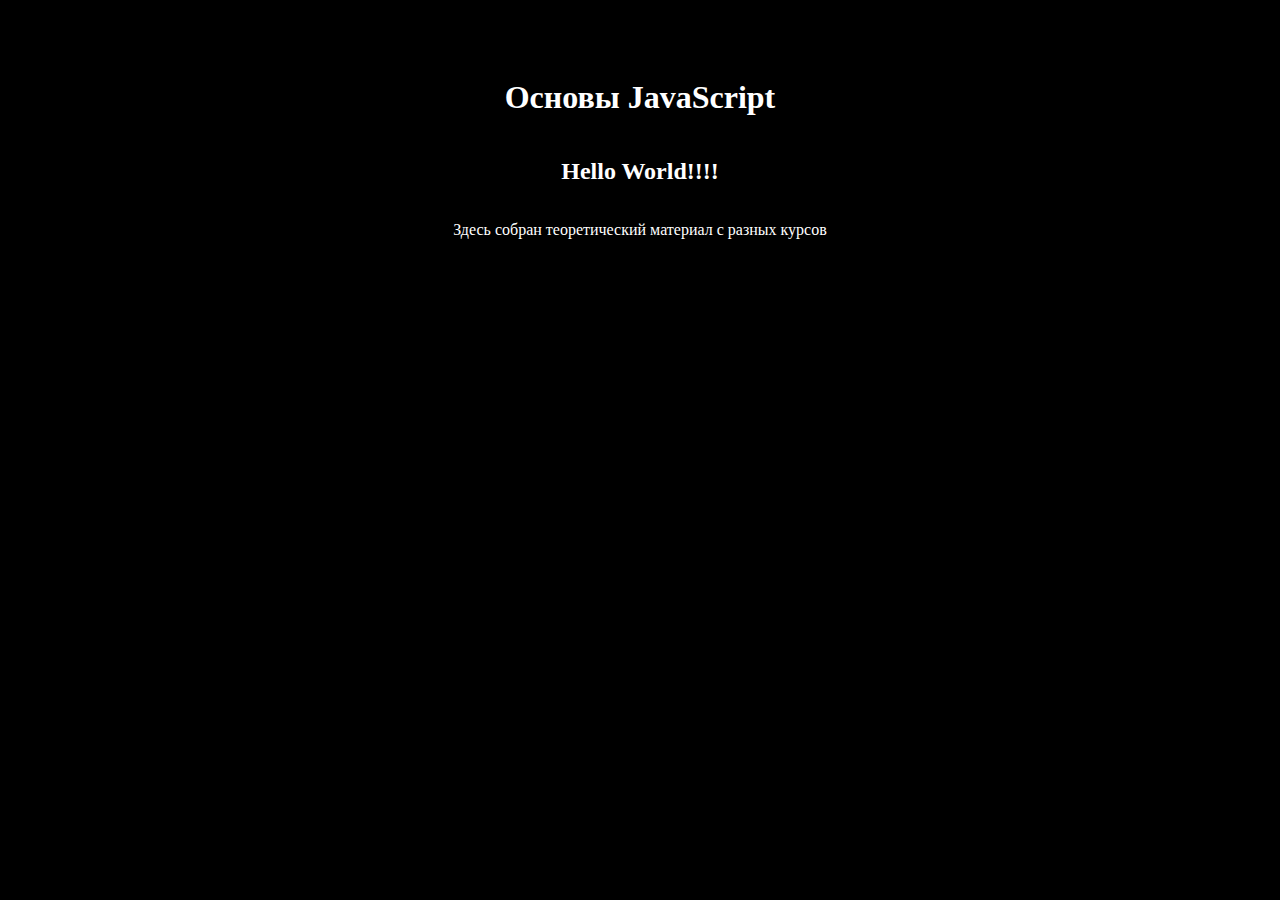
<file: index.html>
<!DOCTYPE html>
<html lang="en">
<head>
	<meta charset="UTF-8">
	<meta http-equiv="X-UA-Compatible" content="IE=edge">
	<link rel="stylesheet" href="style.css">
	<meta name="viewport" content="width=device-width, initial-scale=1.0">
	<title>Learn JavaScript 2.0</title>
	<style></style>
</head>
<body>
	<h1 class="title">Основы JavaScript</h1>
	<h2>Hello World!!!!</h2>
	<p>Здесь собран теоретический материал с разных курсов</p>	
	<script src="script.js"></script>
</body>
</html>
</file>
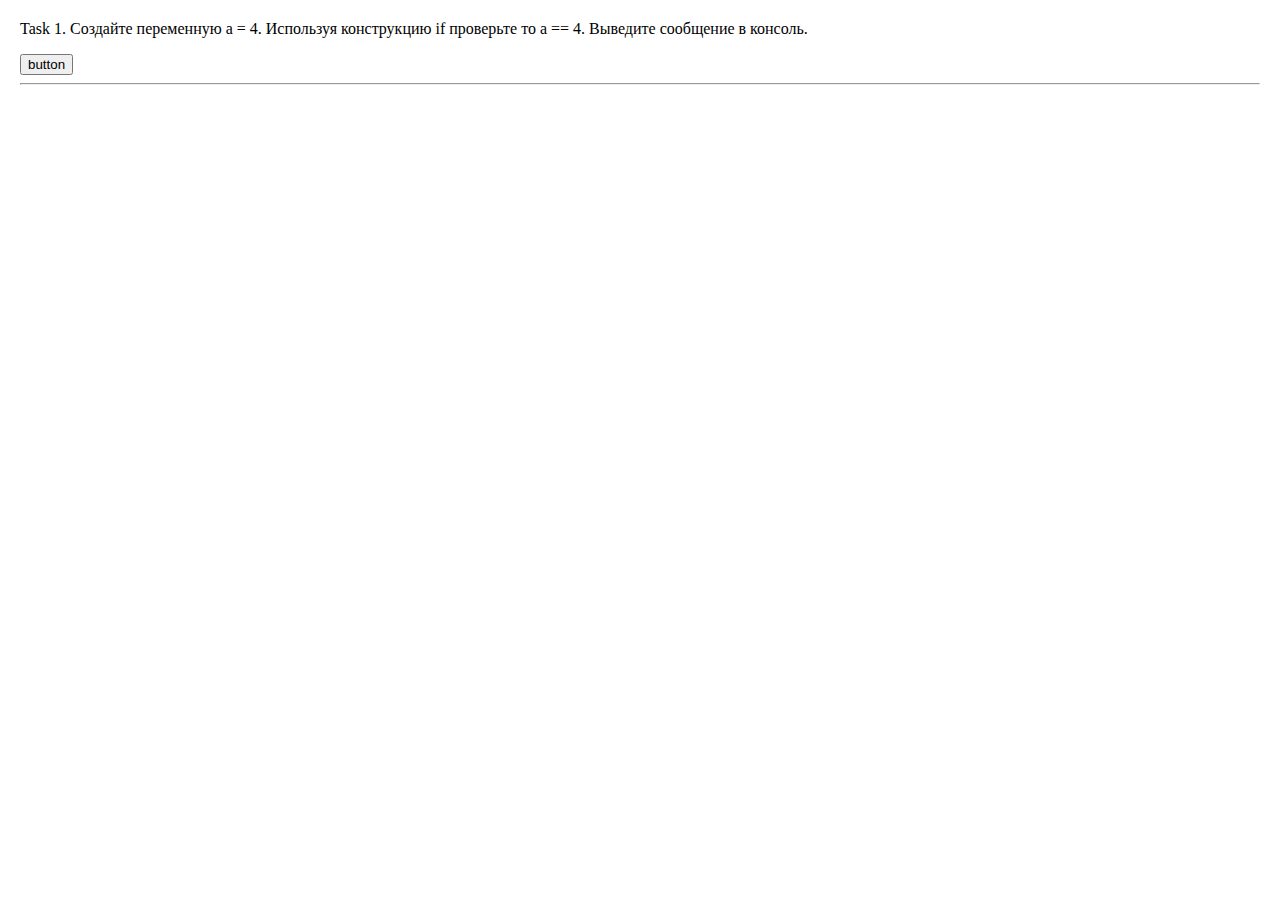
<file: HomeWork/14 Api/index.html>
<!DOCTYPE html>
<html lang="ru">

<head>
    <meta charset="UTF-8">
    <meta name="viewport" content="width=device-width, initial-scale=1.0">
    <meta http-equiv="X-UA-Compatible" content="ie=edge">
    <link rel="stylesheet" href="style.css">
    <title>Document</title>
</head>

<body>
    <div>
        <p>Task 1. Создайте переменную a = 4. Используя конструкцию if проверьте то a == 4. Выведите сообщение в
            консоль.</p>
        <button class="task-1">button</button>
    </div>
    <hr>

    <script src="script.js"></script>
</body>

</html>
</file>
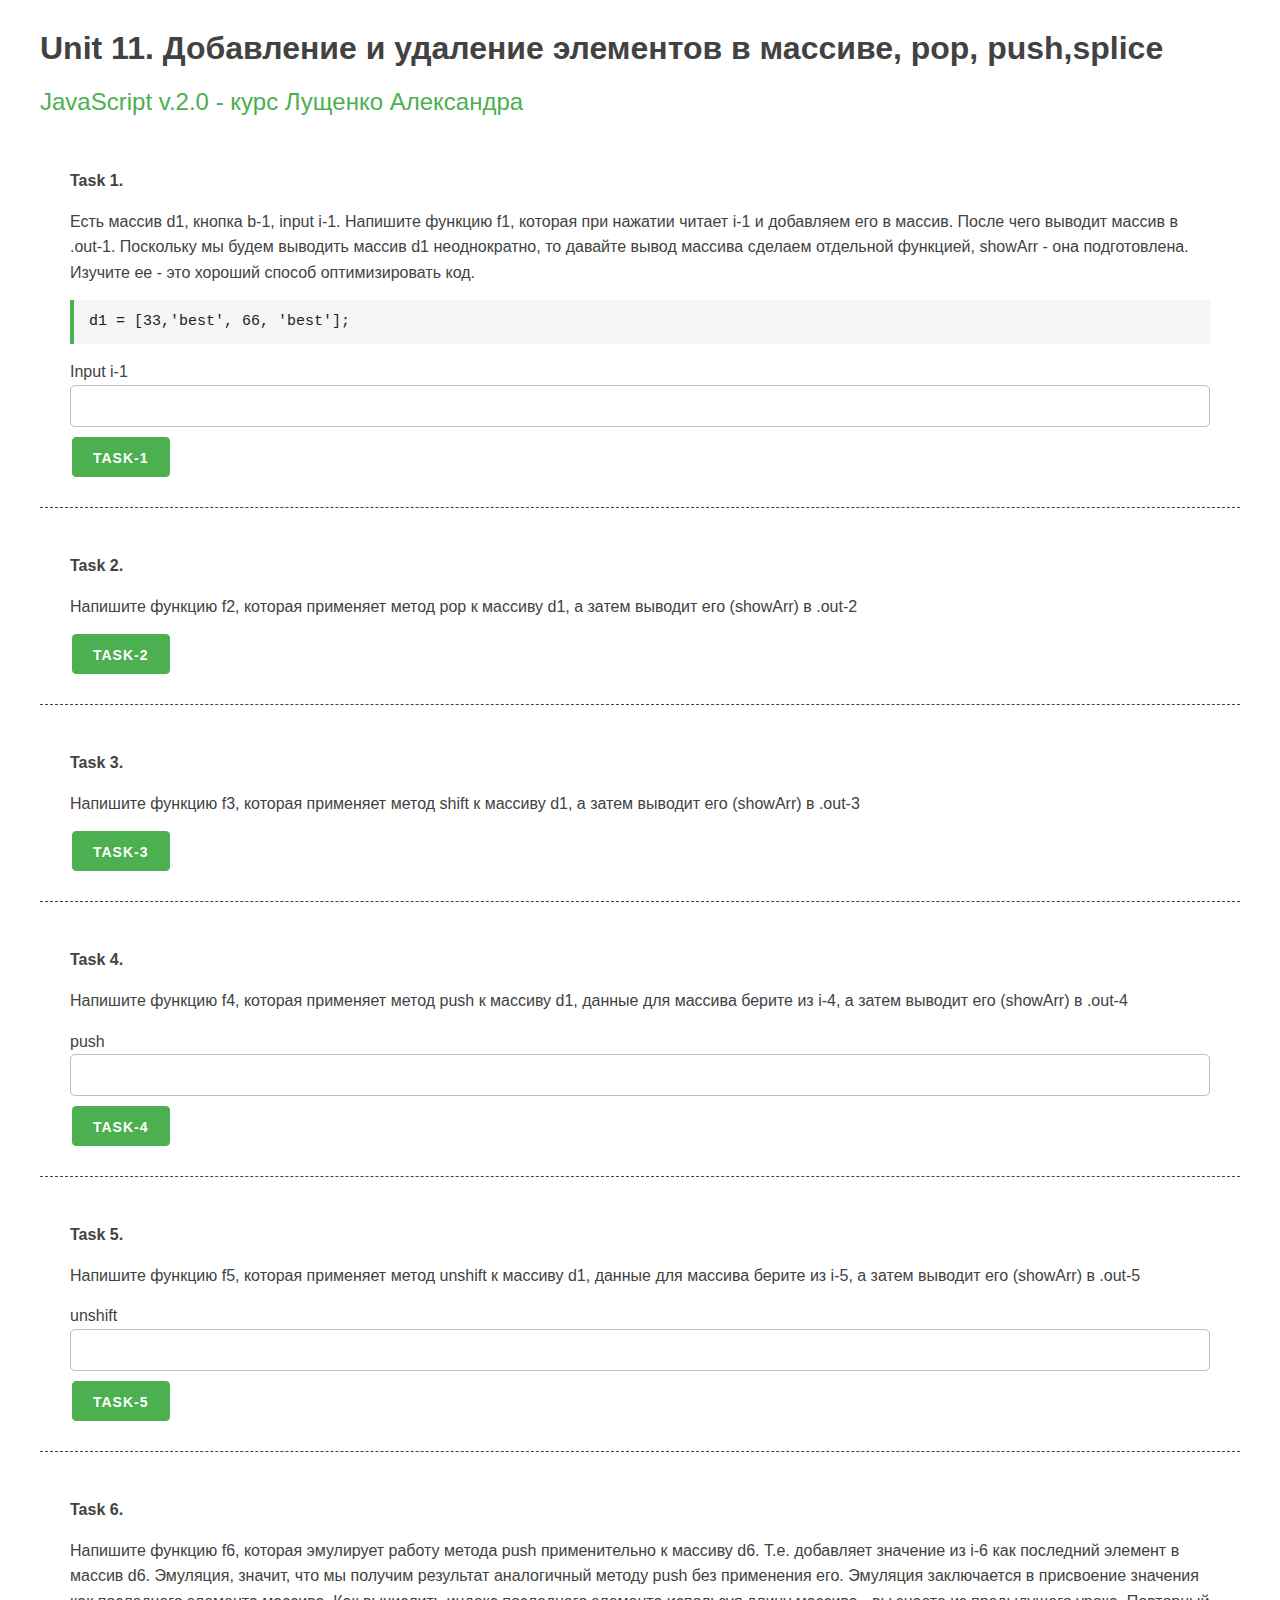
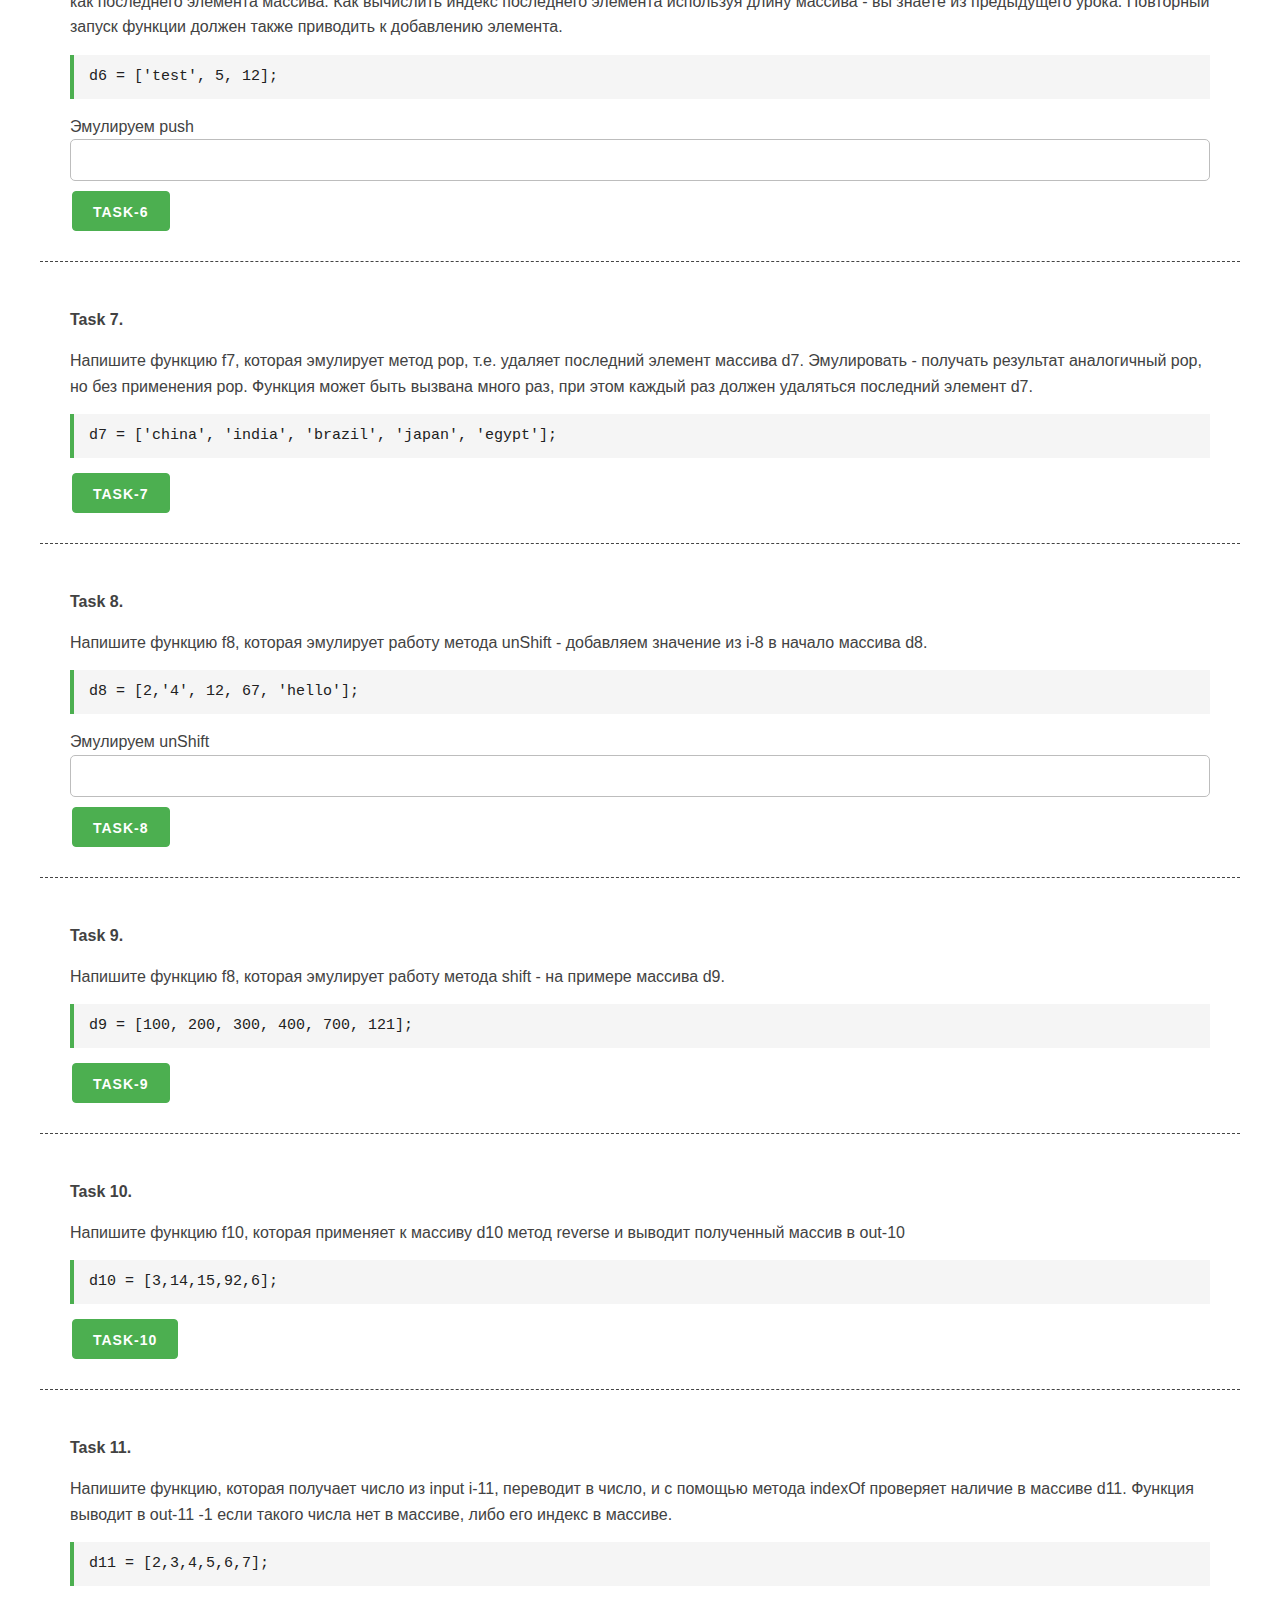
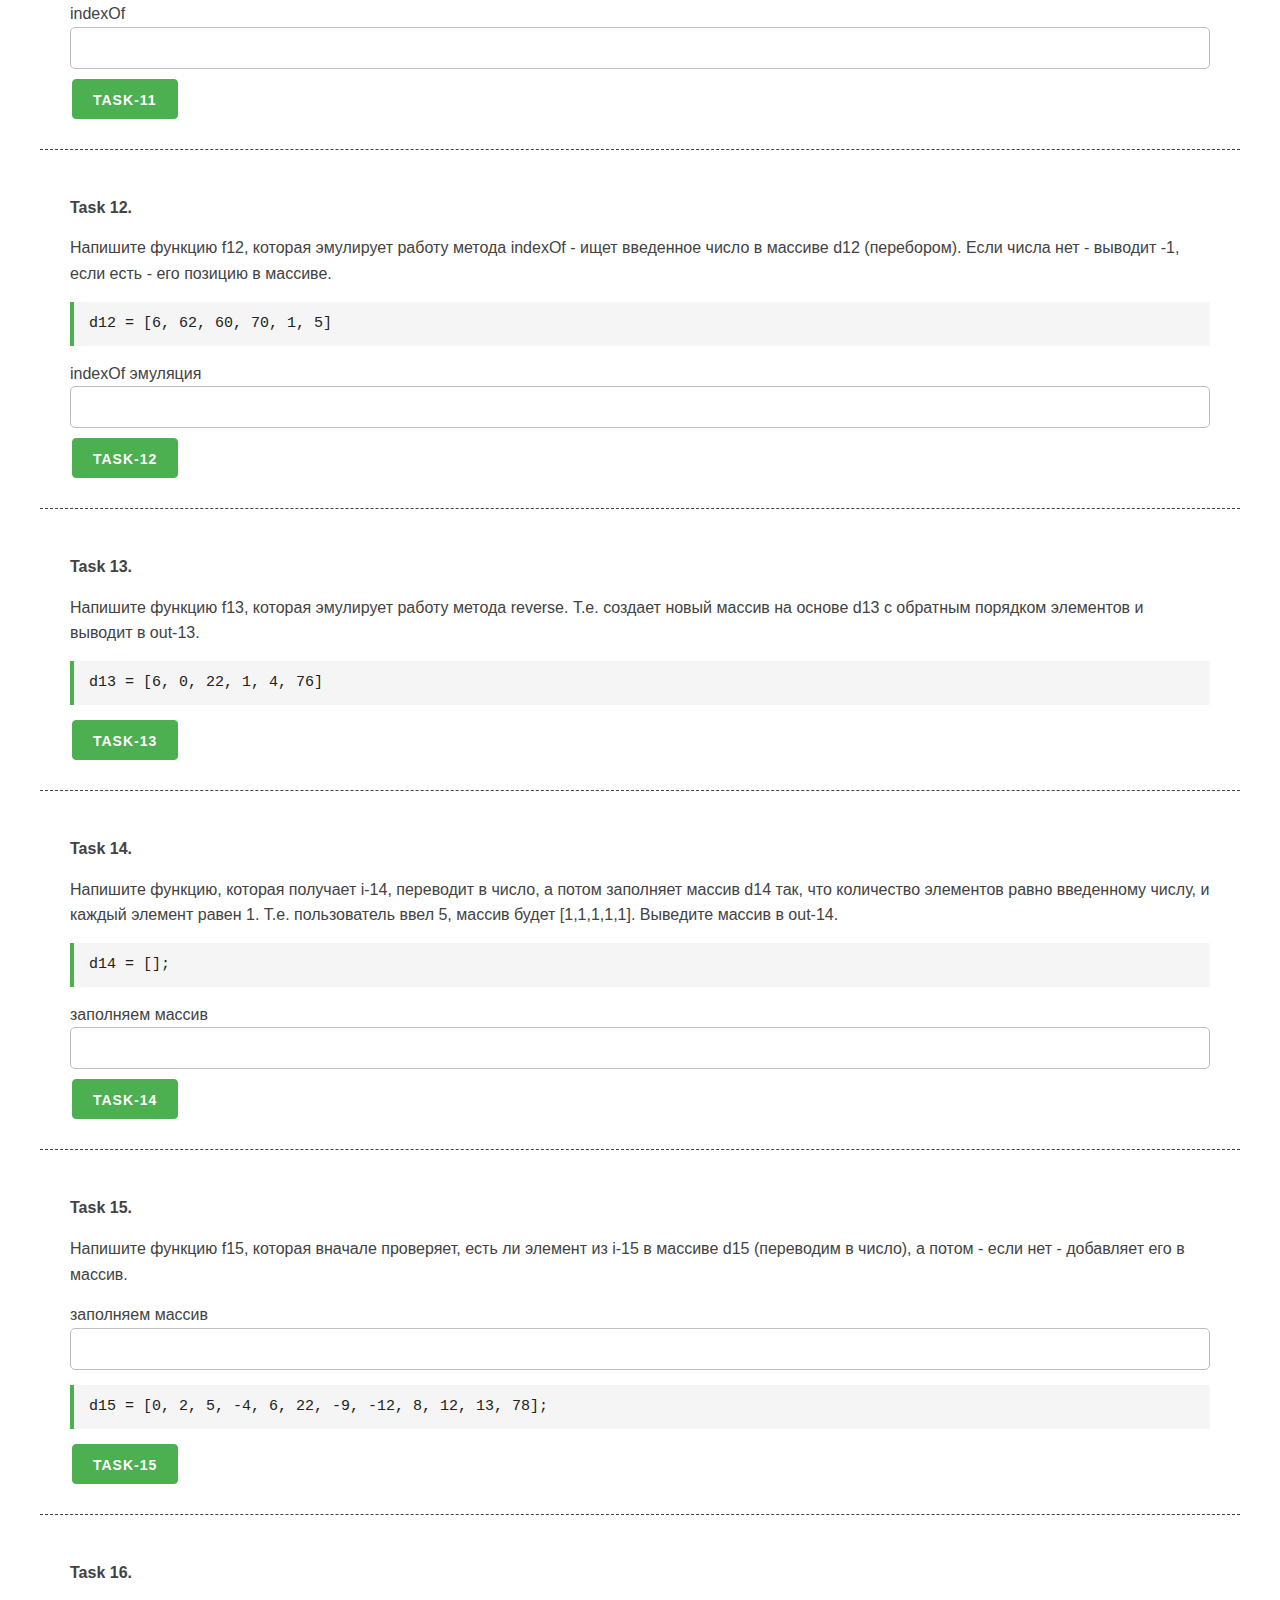
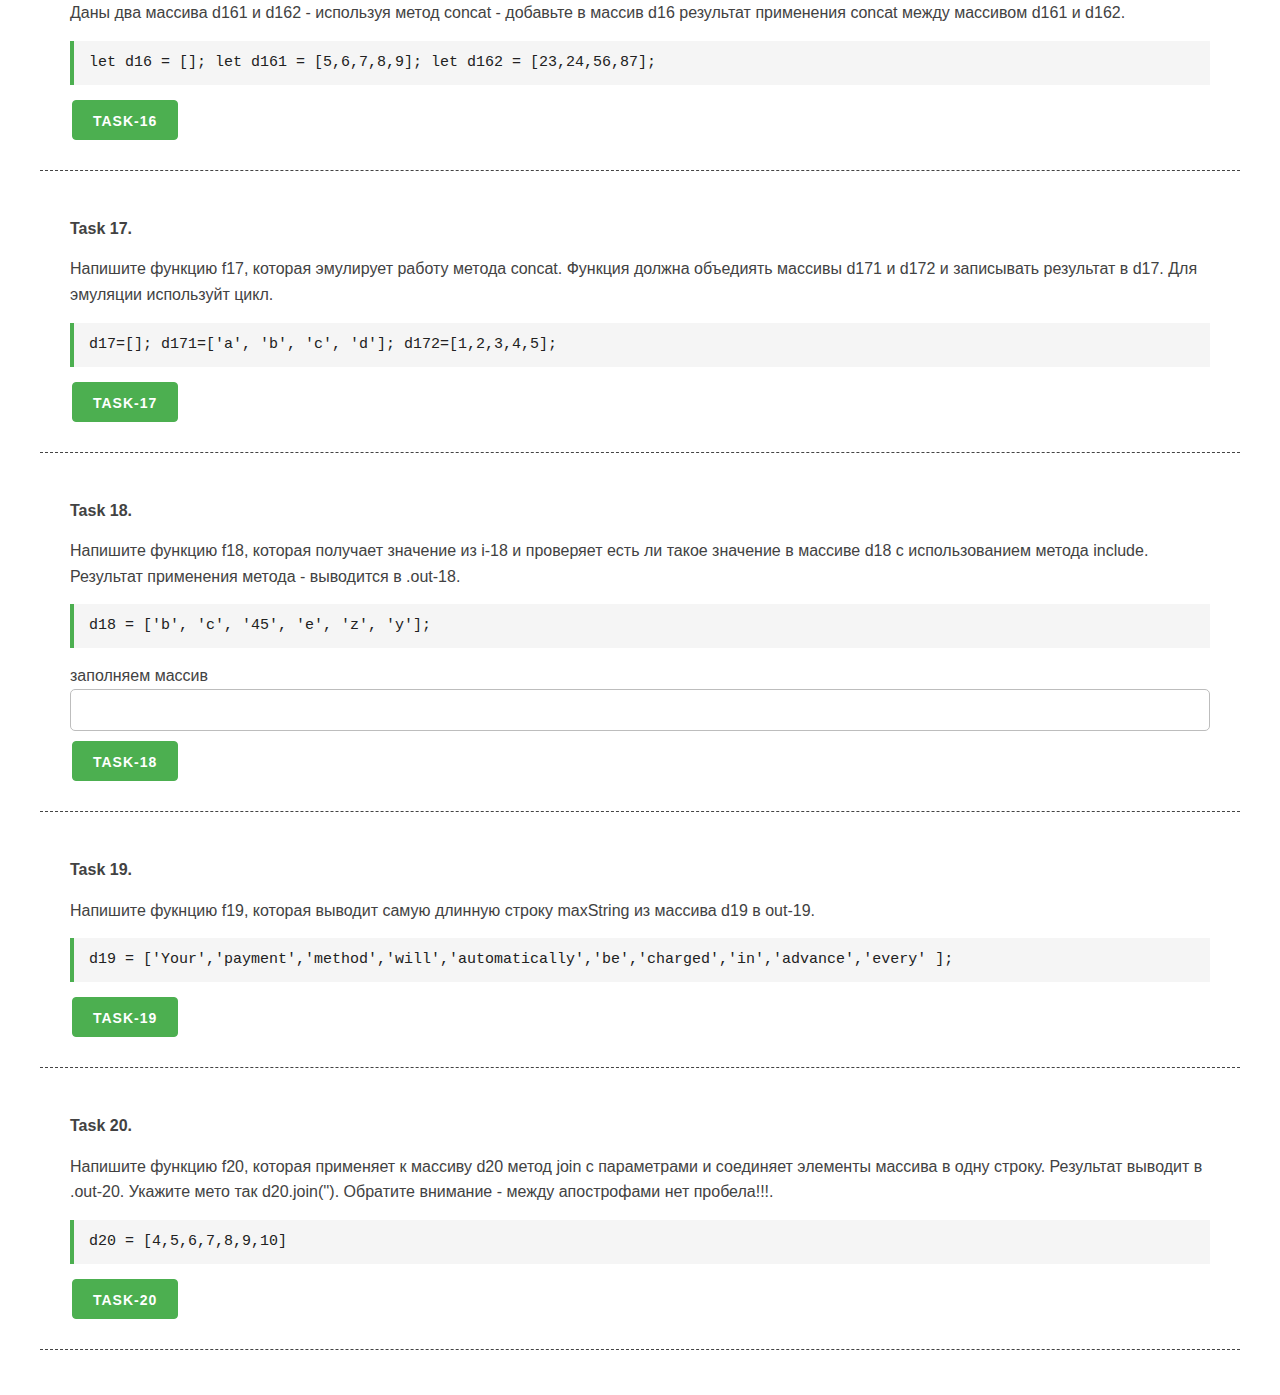
<file: unit_11/unit_11.html>
<!DOCTYPE html>
<html lang="en">

	<head>
		<meta charset="UTF-8">
		<meta name="viewport" content="width=device-width, initial-scale=1.0">
		<meta http-equiv="X-UA-Compatible" content="ie=edge">
		<link rel="stylesheet" href="css/mustard-ui.min.css">
		<link rel="stylesheet" href="css/style.css">
		<title>Unit 11</title>
	</head>

	<body>
		<div class="container">
			<h1>Unit 11. Добавление и удаление элементов в массиве, pop, push,splice</h1>
			<h2><a href="https://itgid.info/course/javascript-2" target="_blank">JavaScript v.2.0 - курс Лущенко
					Александра</a></h2>

			<section>
				<p><b>Task 1.</b></p>
				<p>Есть массив d1, кнопка b-1, input i-1. Напишите функцию f1, которая при нажатии читает i-1 и добавляем
					его в массив. После чего выводит массив в .out-1. Поскольку мы будем выводить массив d1 неоднократно, то
					давайте вывод массива сделаем отдельной функцией, showArr - она подготовлена. Изучите ее - это хороший
					способ оптимизировать код.</p>
				<pre>
         d1 = [33,'best', 66, 'best'];
        </pre>
				<div class="form-control">Input i-1 <input type="text" class="i-1"></div>
				<button class="button-primary b-1">Task-1</button>
				<div class="out-1"></div>
			</section>

			<section>
				<p><b>Task 2.</b></p>
				<p>Напишите функцию f2, которая применяет метод pop к массиву d1, а затем выводит его (showArr) в .out-2</p>
				<button class="button-primary b-2">Task-2</button>
				<div class="out-2"></div>
			</section>

			<section>
				<p><b>Task 3.</b></p>
				<p>Напишите функцию f3, которая применяет метод shift к массиву d1, а затем выводит его (showArr) в .out-3
				</p>
				<button class="button-primary b-3">Task-3</button>
				<div class="out-3"></div>
			</section>

			<section>
				<p><b>Task 4.</b></p>
				<p>Напишите функцию f4, которая применяет метод push к массиву d1, данные для массива берите из i-4, а затем
					выводит его (showArr) в .out-4</p>
				<div class="form-control">push <input type="text" class="i-4"></div>
				<button class="button-primary b-4">Task-4</button>
				<div class="out-4"></div>
			</section>

			<section>
				<p><b>Task 5.</b></p>
				<p>Напишите функцию f5, которая применяет метод unshift к массиву d1, данные для массива берите из i-5, а
					затем выводит его (showArr) в .out-5</p>
				<div class="form-control">unshift <input type="text" class="i-5"></div>
				<button class="button-primary b-5">Task-5</button>
				<div class="out-5"></div>
			</section>

			<section>
				<p><b>Task 6.</b></p>
				<p>Напишите функцию f6, которая эмулирует работу метода push применительно к массиву d6. Т.е. добавляет
					значение из i-6 как последний элемент в массив d6. Эмуляция, значит, что мы получим результат
					аналогичный методу push без применения его. Эмуляция заключается в присвоение значения как последнего
					элемента массива. Как вычислить индекс последнего элемента используя длину массива - вы знаете из
					предыдущего урока. Повторный запуск функции должен также приводить к добавлению элемента.</p>
				<pre>d6 = ['test', 5, 12];</pre>
				<div class="form-control">Эмулируем push <input type="text" class="i-6"></div>
				<button class="button-primary b-6">Task-6</button>
				<div class="out-6"></div>
			</section>

			<section>
				<p><b>Task 7.</b></p>
				<p>Напишите функцию f7, которая эмулирует метод pop, т.е. удаляет последний элемент массива d7. Эмулировать
					- получать результат аналогичный pop, но без применения pop. Функция может быть вызвана много раз, при
					этом каждый раз должен удаляться последний элемент d7.</p>
				<pre>
            d7 = ['china', 'india', 'brazil', 'japan', 'egypt'];
        </pre>
				<button class="button-primary b-7">Task-7</button>
				<div class="out-7"></div>
			</section>

			<section>
				<p><b>Task 8.</b></p>
				<p>Напишите функцию f8, которая эмулирует работу метода unShift - добавляем значение из i-8 в начало массива
					d8.</p>
				<pre>
             d8 = [2,'4', 12, 67, 'hello'];
        </pre>
				<div class="form-control">Эмулируем unShift <input type="text" class="i-8"></div>

				<button class="button-primary b-8">Task-8</button>
				<div class="out-8"></div>
				<div class="out-8-1"></div>
			</section>

			<section>
				<p><b>Task 9.</b></p>
				<p>Напишите функцию f8, которая эмулирует работу метода shift - на примере массива d9.</p>
				<pre>
            d9 = [100, 200, 300, 400, 700, 121];
        </pre>
				<button class="button-primary b-9">Task-9</button>
				<div class="out-9"></div>
			</section>

			<section>
				<p><b>Task 10.</b></p>
				<p>Напишите функцию f10, которая применяет к массиву d10 метод reverse и выводит полученный массив в out-10
				</p>
				<pre>d10 = [3,14,15,92,6];</pre>
				<button class="button-primary b-10">Task-10</button>
				<div class="out-10"></div>
			</section>

			<section>
				<p><b>Task 11.</b></p>
				<p>Напишите функцию, которая получает число из input i-11, переводит в число, и с помощью метода indexOf
					проверяет наличие в массиве d11. Функция выводит в out-11 -1 если такого числа нет в массиве, либо его
					индекс в массиве.
				</p>
				<pre>d11 = [2,3,4,5,6,7];</pre>
				<div class="form-control">indexOf <input type="text" class="i-11"></div>

				<button class="button-primary b-11">Task-11</button>
				<div class="out-11"></div>
			</section>

			<section>
				<p><b>Task 12.</b></p>
				<p>Напишите функцию f12, которая эмулирует работу метода indexOf - ищет введенное число в массиве d12
					(перебором). Если числа нет - выводит -1, если есть - его позицию в массиве.</p>
				<pre>d12 = [6, 62, 60, 70, 1, 5]</pre>
				<div class="form-control">indexOf эмуляция<input type="text" class="i-12"></div>

				<button class="button-primary b-12">Task-12</button>
				<div class="out-12"></div>
			</section>

			<section>
				<p><b>Task 13.</b></p>
				<p>Напишите функцию f13, которая эмулирует работу метода reverse. Т.е. создает новый массив на основе d13 с
					обратным порядком элементов и выводит в out-13.</p>
				<pre> d13 = [6, 0, 22, 1, 4, 76]</pre>
				<button class="button-primary b-13">Task-13</button>
				<div class="out-13"></div>
			</section>

			<section>
				<p><b>Task 14.</b></p>
				<p>Напишите функцию, которая получает i-14, переводит в число, а потом заполняет массив d14 так, что
					количество элементов равно введенному числу, и каждый элемент равен 1. Т.е. пользователь ввел 5, массив
					будет [1,1,1,1,1]. Выведите массив в out-14. </p>
				<pre>d14 = [];</pre>
				<div class="form-control">заполняем массив<input type="text" class="i-14"></div>
				<button class="button-primary b-14">Task-14</button>
				<div class="out-14"></div>
			</section>

			<section>
				<p><b>Task 15.</b></p>
				<p>Напишите функцию f15, которая вначале проверяет, есть ли элемент из i-15 в массиве d15 (переводим в
					число), а потом - если нет - добавляет его в массив.</p>
				<div class="form-control">заполняем массив<input type="text" class="i-15"></div>

				<pre>d15 = [0, 2, 5, -4, 6, 22, -9, -12, 8, 12, 13, 78];</pre>
				<button class="button-primary b-15">Task-15</button>
				<div class="out-15"></div>
			</section>

			<section>
				<p><b>Task 16.</b></p>
				<p>Даны два массива d161 и d162 - используя метод concat - добавьте в массив d16 результат применения concat
					между массивом d161 и d162.</p>
				<pre>
let d16 = [];
let d161 = [5,6,7,8,9];
let d162 = [23,24,56,87];
        </pre>
				<button class="button-primary b-16">Task-16</button>
				<div class="out-16"></div>
			</section>

			<section>
				<p><b>Task 17.</b></p>
				<p>Напишите функцию f17, которая эмулирует работу метода concat. Функция должна объедиять массивы d171 и
					d172 и записывать результат в d17. Для эмуляции используйт цикл.</p>
				<pre>
d17=[];
d171=['a', 'b', 'c', 'd'];
d172=[1,2,3,4,5];
        </pre>
				<button class="button-primary b-17">Task-17</button>
				<div class="out-17"></div>
			</section>

			<section>
				<p><b>Task 18.</b></p>
				<p>Напишите функцию f18, которая получает значение из i-18 и проверяет есть ли такое значение в массиве d18
					c использованием метода include. Результат применения метода - выводится в .out-18.</p>
				<pre>d18 = ['b', 'c', '45', 'e', 'z', 'y'];</pre>
				<div class="form-control">заполняем массив<input type="text" class="i-18"></div>
				<button class="button-primary b-18">Task-18</button>
				<div class="out-18"></div>
			</section>

			<section>
				<p><b>Task 19.</b></p>
				<p>Напишите фукнцию f19, которая выводит самую длинную строку maxString из массива d19 в out-19.</p>
				<pre>d19 = ['Your','payment','method','will','automatically','be','charged','in','advance','every' ];</pre>
				<button class="button-primary b-19">Task-19</button>
				<div class="out-19"></div>
			</section>

			<section>
				<p><b>Task 20.</b></p>
				<p>Напишите функцию f20, которая применяет к массиву d20 метод join с параметрами и соединяет элементы
					массива в одну строку. Результат выводит в .out-20. Укажите мето так d20.join(''). Обратите внимание - между апострофами нет пробела!!!.</p>
				<pre> d20 = [4,5,6,7,8,9,10]</pre>
				<button class="button-primary b-20">Task-20</button>
				<div class="out-20"></div>
			</section>



		</div>

		<script src="unit_11.js"></script>
	</body>

</html>
</file>
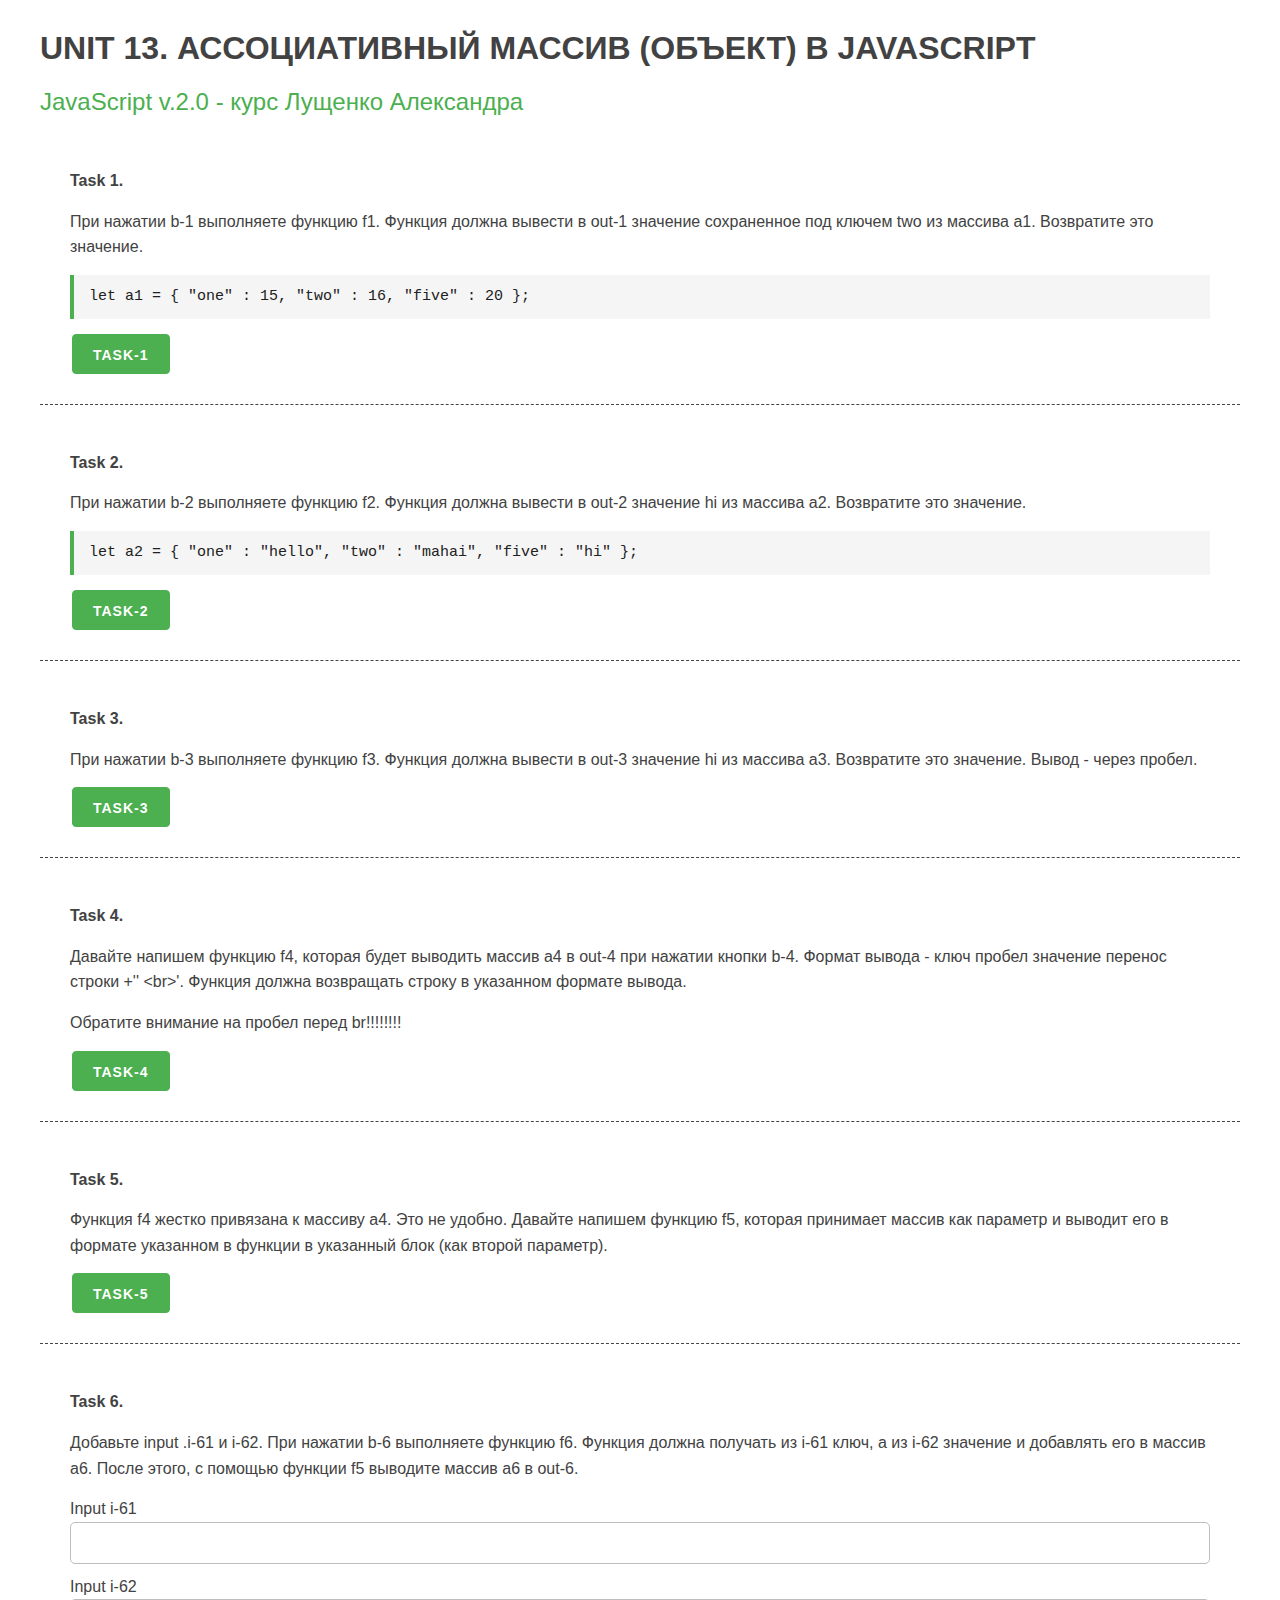
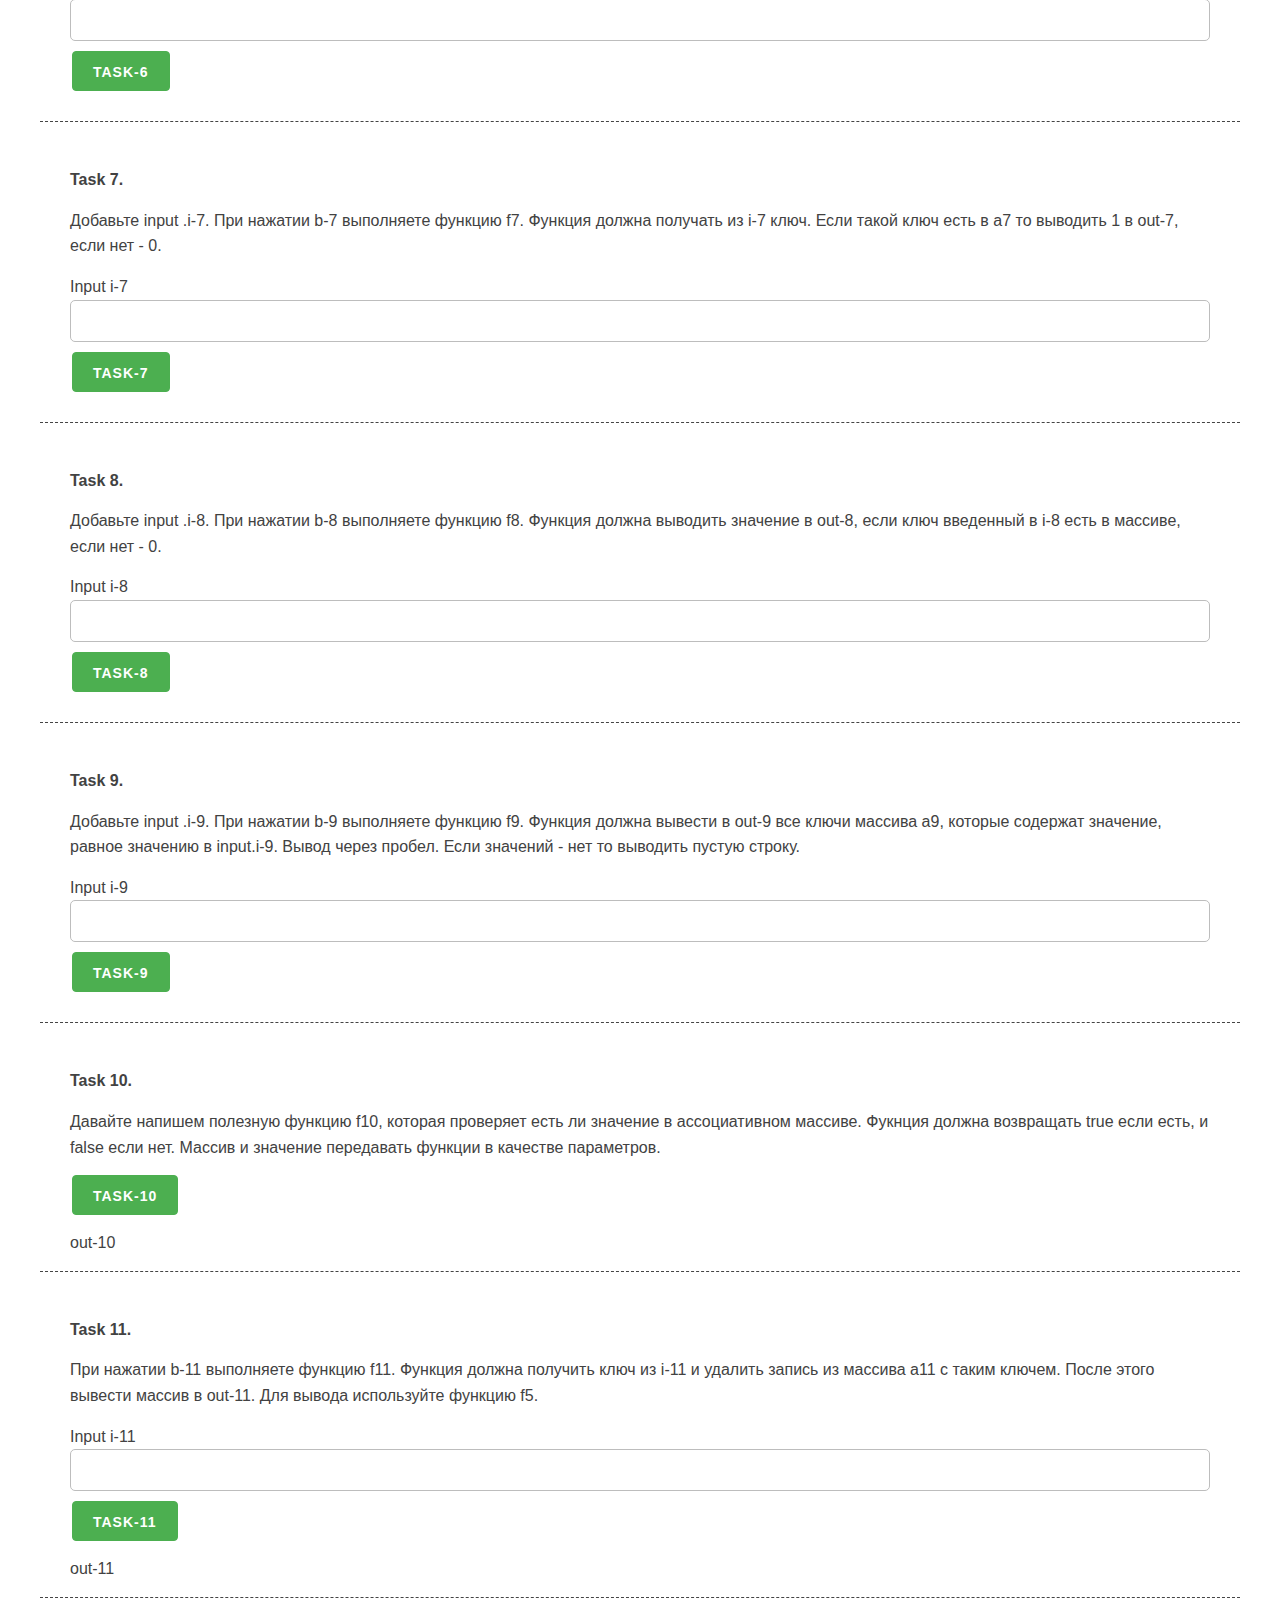
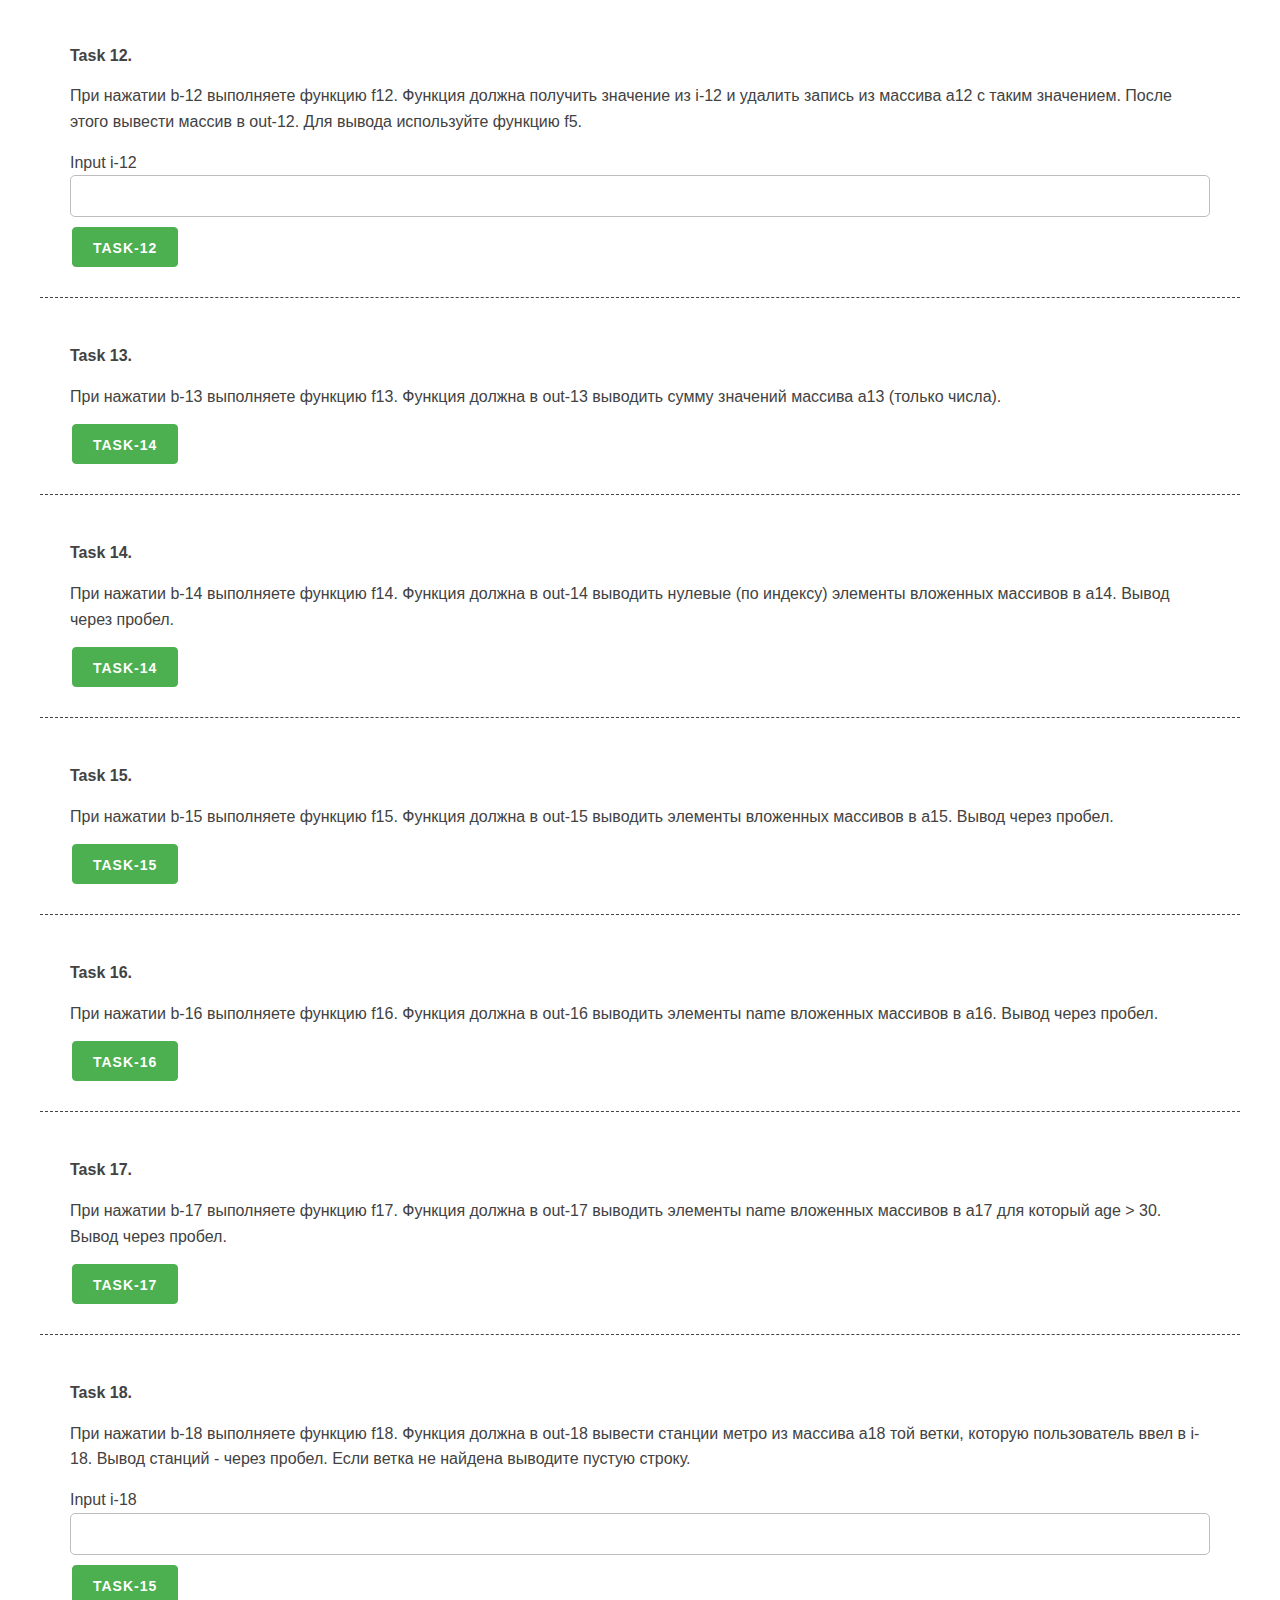
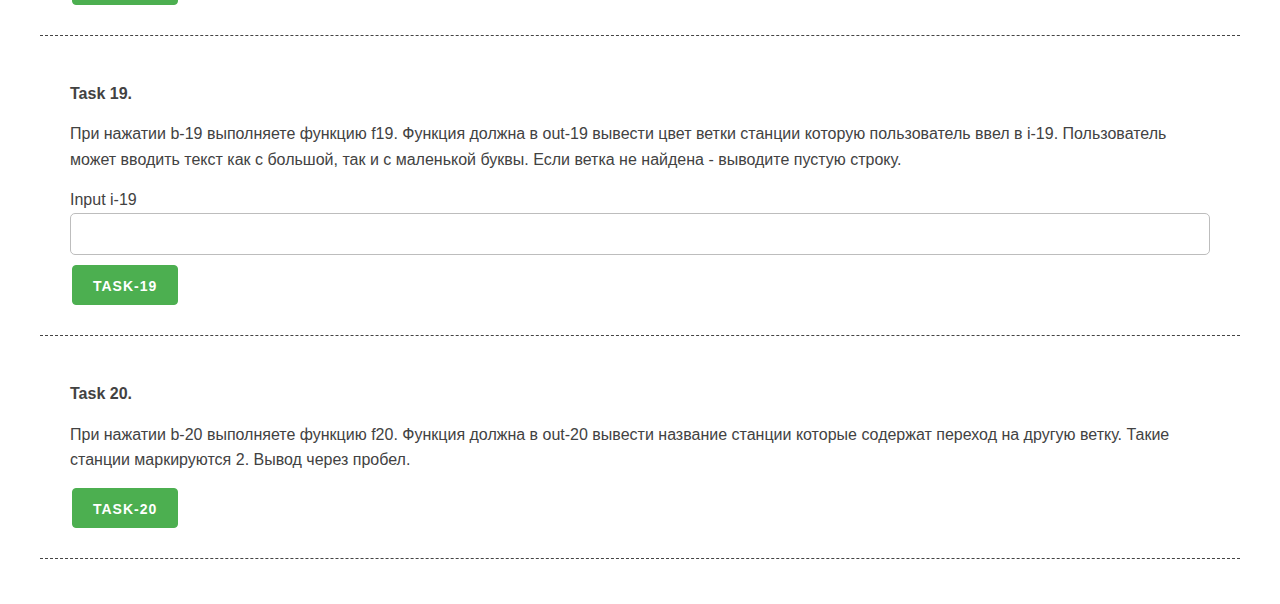
<file: unit_13/unit_13.html>
<!DOCTYPE html>
<html lang="en">

<head>
    <meta charset="UTF-8">
    <meta name="viewport" content="width=device-width, initial-scale=1.0">
    <meta http-equiv="X-UA-Compatible" content="ie=edge">
    <link rel="stylesheet" href="css/mustard-ui.min.css">
    <link rel="stylesheet" href="css/style.css">
    <title>Unit 13</title>
</head>

<body>
    <div class="container">
        <h1>UNIT 13. АССОЦИАТИВНЫЙ МАССИВ (ОБЪЕКТ) В JAVASCRIPT</h1>
        <h2><a href="https://itgid.info/course/javascript-2" target="_blank">JavaScript v.2.0 - курс Лущенко
                Александра</a></h2>

        <section>
            <p><b>Task 1.</b></p>
            <p>При нажатии b-1 выполняете функцию f1. Функция должна вывести в out-1 значение сохраненное под ключем two
                из массива a1. Возвратите это значение.</p>
            <pre>
let a1 = {
"one" : 15,
"two" : 16,
"five" : 20
};
</pre>
            <button class="button-primary b-1">Task-1</button>
            <div class="out-1"></div>
        </section>

        <section>
            <p><b>Task 2.</b></p>
            <p>При нажатии b-2 выполняете функцию f2. Функция должна вывести в out-2 значение hi из массива a2.
                Возвратите это значение.</p>
            <pre>
    let a2 = {
"one" : "hello",
"two" : "mahai",
"five" : "hi"
};
</pre>
            <button class="button-primary b-2">Task-2</button>
            <div class="out-2"></div>
        </section>

        <section>
            <p><b>Task 3.</b></p>
            <p>При нажатии b-3 выполняете функцию f3. Функция должна вывести в out-3 значение hi из массива a3.
                Возвратите это значение. Вывод - через пробел.</p>
            <button class="button-primary b-3">Task-3</button>
            <div class="out-3"></div>
        </section>

        <section>
            <p><b>Task 4.</b></p>
            <p>Давайте напишем функцию f4, которая будет выводить массив a4 в out-4 при нажатии кнопки b-4. Формат
                вывода - ключ пробел значение перенос строки +'&#x27; &#x3C;br&#x3E;'. Функция должна возвращать строку
                в указанном формате вывода.</p>
            <p> Обратите внимание на пробел перед br!!!!!!!!</p>
            <button class="button-primary b-4">Task-4</button>
            <div class="out-4"></div>
        </section>

        <section>
            <p><b>Task 5.</b></p>
            <p>Функция f4 жестко привязана к массиву a4. Это не удобно. Давайте напишем функцию f5, которая принимает
                массив как параметр и выводит его в формате указанном в функции в указанный блок (как второй параметр).
            </p>
            <button class="button-primary b-5">Task-5</button>
            <div class="out-5"></div>
        </section>

        <section>
            <p><b>Task 6.</b></p>
            <p> Добавьте input .i-61 и i-62. При нажатии b-6 выполняете функцию f6. Функция должна получать из i-61
                ключ, а из i-62 значение и добавлять его в массив a6. После этого, с помощью функции f5 выводите массив
                a6 в out-6.</p>
            <div class="form-control">Input i-61 <input type="text" class="i-61"></div>
            <div class="form-control">Input i-62 <input type="text" class="i-62"></div>
            <button class="button-primary b-6">Task-6</button>
            <div class="out-6"></div>
        </section>

        <section>
            <p><b>Task 7.</b></p>
            <p> Добавьте input .i-7. При нажатии b-7 выполняете функцию f7. Функция должна получать из i-7 ключ. Если
                такой ключ есть в a7 то выводить 1 в out-7, если нет - 0.</p>
            <div class="form-control">Input i-7 <input type="text" class="i-7"></div>
            <button class="button-primary b-7">Task-7</button>
            <div class="out-7"></div>
        </section>

        <section>
            <p><b>Task 8.</b></p>
            <p>Добавьте input .i-8. При нажатии b-8 выполняете функцию f8. Функция должна выводить значение в out-8,
                если ключ введенный в i-8 есть в массиве, если нет - 0.</p>
            <div class="form-control">Input i-8 <input type="text" class="i-8"></div>
            <button class="button-primary b-8">Task-8</button>
            <div class="out-8"></div>
        </section>

        <section>
            <p><b>Task 9.</b></p>
            <p>Добавьте input .i-9. При нажатии b-9 выполняете функцию f9. Функция должна вывести в out-9 все ключи
                массива a9, которые содержат значение, равное значению в input.i-9. Вывод через пробел. Если значений -
                нет то выводить пустую строку. </p>
            <div class="form-control">Input i-9 <input type="text" class="i-9"></div>
            <button class="button-primary b-9">Task-9</button>
            <div class="out-9"></div>
        </section>

        <section>
            <p><b>Task 10.</b></p>
            <p>Давайте напишем полезную функцию f10, которая проверяет есть ли значение в ассоциативном массиве. Фукнция
                должна возвращать true если есть, и false если нет. Массив и значение передавать функции в качестве
                параметров.</p>
            <button class="button-primary b-10">Task-10</button>
            <div class="out-10">out-10</div>
        </section>

        <section>
            <p><b>Task 11.</b></p>
            <p>При нажатии b-11 выполняете функцию f11. Функция должна получить ключ из i-11 и удалить запись из массива
                a11 с таким ключем. После этого вывести массив в out-11. Для вывода используйте функцию f5.</p>
            <div class="form-control">Input i-11 <input type="text" class="i-11"></div>
            <button class="button-primary b-11">Task-11</button>
            <div class="out-11">out-11</div>
        </section>

        <section>
            <p><b>Task 12.</b></p>
            <p> При нажатии b-12 выполняете функцию f12. Функция должна получить значение из i-12 и удалить запись из
                массива a12 с таким значением. После этого вывести массив в out-12. Для вывода используйте функцию f5.
            </p>
            <div class="form-control">Input i-12 <input type="text" class="i-12"></div>

            <button class="button-primary b-12">Task-12</button>
            <div class="out-12"></div>
        </section>

        <section>
            <p><b>Task 13.</b></p>
            <p> При нажатии b-13 выполняете функцию f13. Функция должна в out-13 выводить сумму значений массива a13
                (только числа).</p>
            <button class="button-primary b-13">Task-14</button>
            <div class="out-13"></div>
        </section>

        <section>
            <p><b>Task 14.</b></p>
            <p>При нажатии b-14 выполняете функцию f14. Функция должна в out-14 выводить нулевые (по индексу) элементы
                вложенных массивов в a14. Вывод через пробел.</p>
            <button class="button-primary b-14">Task-14</button>
            <div class="out-14"></div>
        </section>

        <section>
            <p><b>Task 15.</b></p>
            <p>При нажатии b-15 выполняете функцию f15. Функция должна в out-15 выводить элементы вложенных массивов в
                a15. Вывод через пробел.</p>
            <button class="button-primary b-15">Task-15</button>
            <div class="out-15"></div>
        </section>

        <section>
            <p><b>Task 16.</b></p>
            <p>При нажатии b-16 выполняете функцию f16. Функция должна в out-16 выводить элементы name вложенных
                массивов в a16. Вывод через пробел.</p>
            <button class="button-primary b-16">Task-16</button>
            <div class="out-16"></div>
        </section>

        <section>
            <p><b>Task 17.</b></p>
            <p> При нажатии b-17 выполняете функцию f17. Функция должна в out-17 выводить элементы name вложенных
                массивов в a17 для который age > 30. Вывод через пробел.</p>
            <button class="button-primary b-17">Task-17</button>
            <div class="out-17"></div>
        </section>

        <section>
            <p><b>Task 18.</b></p>
            <p>При нажатии b-18 выполняете функцию f18. Функция должна в out-18 вывести станции метро из массива a18 той
                ветки, которую пользователь ввел в i-18. Вывод станций - через пробел. Если ветка не найдена выводите
                пустую строку.</p>
            <div class="form-control">Input i-18 <input type="text" class="i-18"></div>
            <button class="button-primary b-18">Task-15</button>
            <div class="out-18"></div>
        </section>

        <section>
            <p><b>Task 19.</b></p>
            <p> При нажатии b-19 выполняете функцию f19. Функция должна в out-19 вывести цвет ветки станции которую
                пользователь ввел в i-19. Пользователь может вводить текст как с большой, так и с маленькой буквы. Если
                ветка не найдена - выводите пустую строку.</p>
            <div class="form-control">Input i-19 <input type="text" class="i-19"></div>
            <button class="button-primary b-19">Task-19</button>
            <div class="out-19"></div>
        </section>

        <section>
            <p><b>Task 20.</b></p>
            <p>При нажатии b-20 выполняете функцию f20. Функция должна в out-20 вывести название станции которые
                содержат переход на другую ветку. Такие станции маркируются 2. Вывод через пробел.</p>
            <button class="button-primary b-20">Task-20</button>
            <div class="out-20"></div>
        </section>

    </div>

    <script src="unit_13.js"></script>
</body>

</html>
</file>
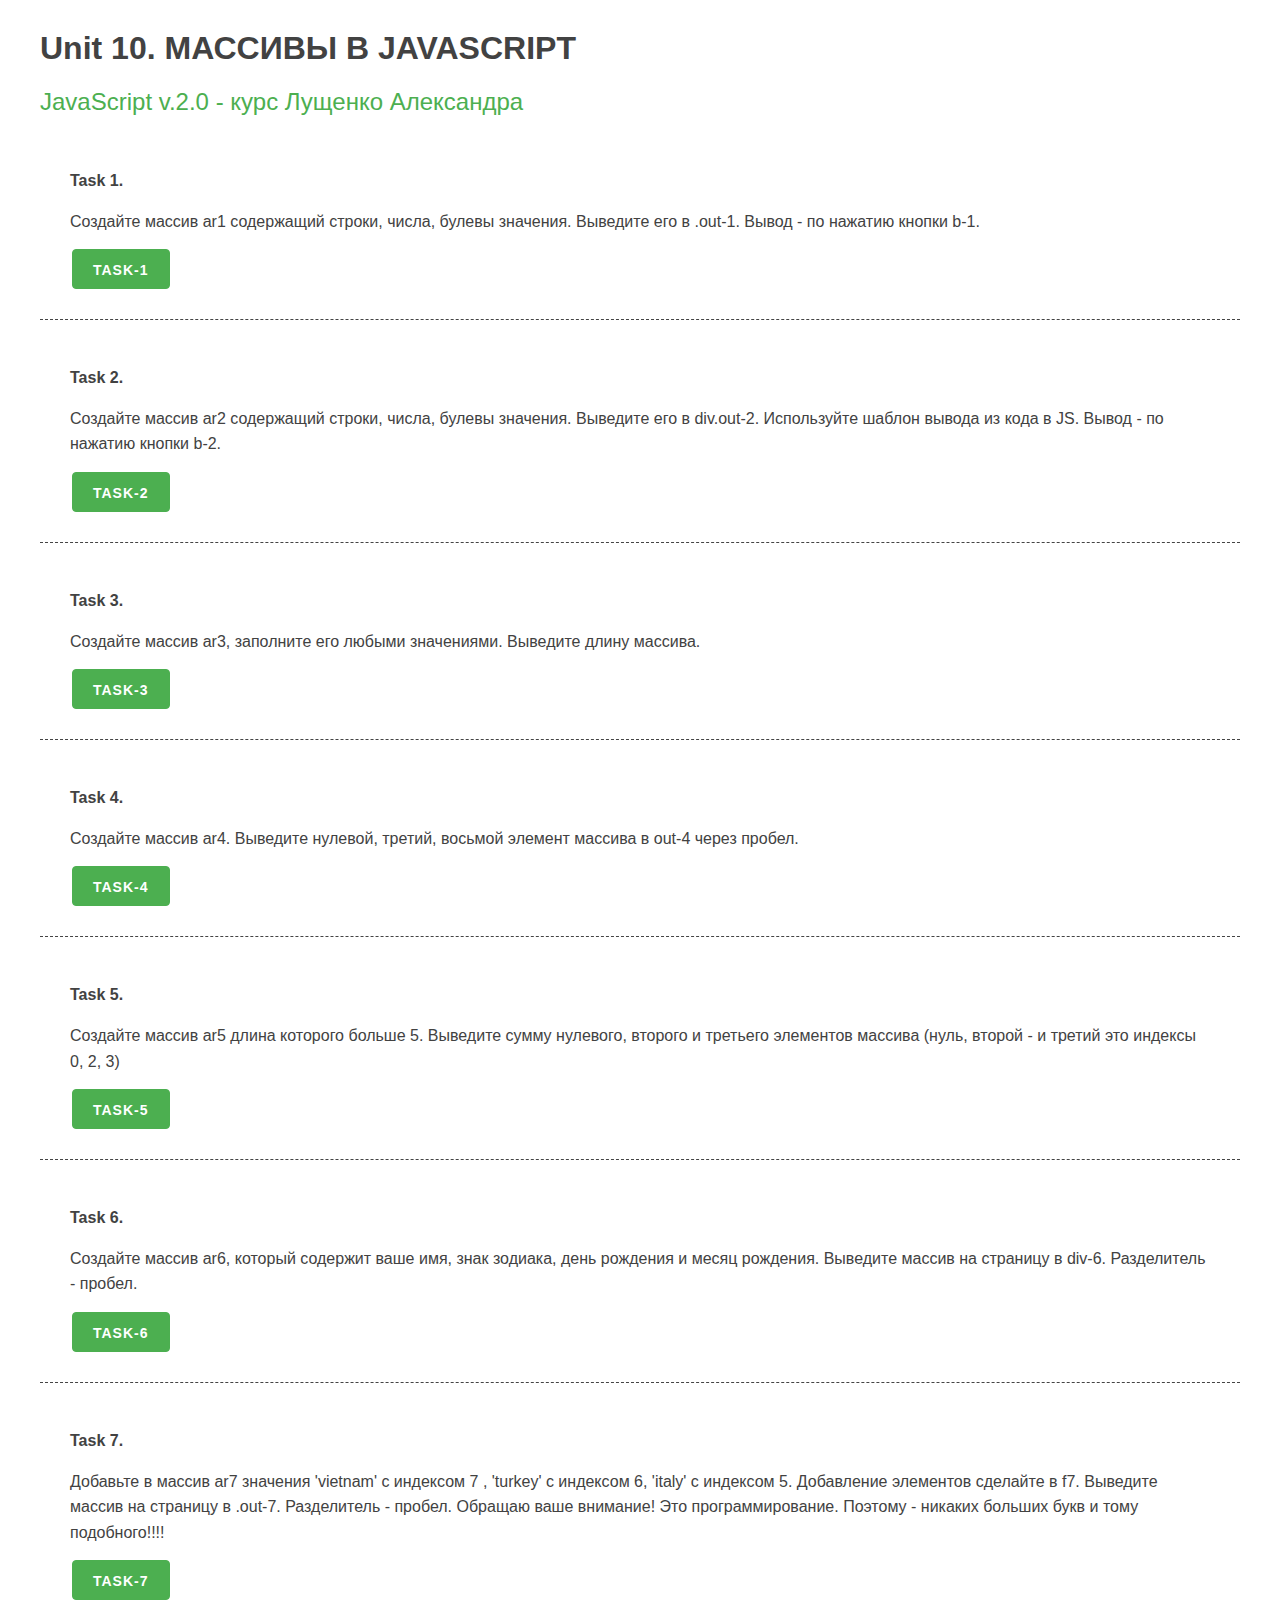
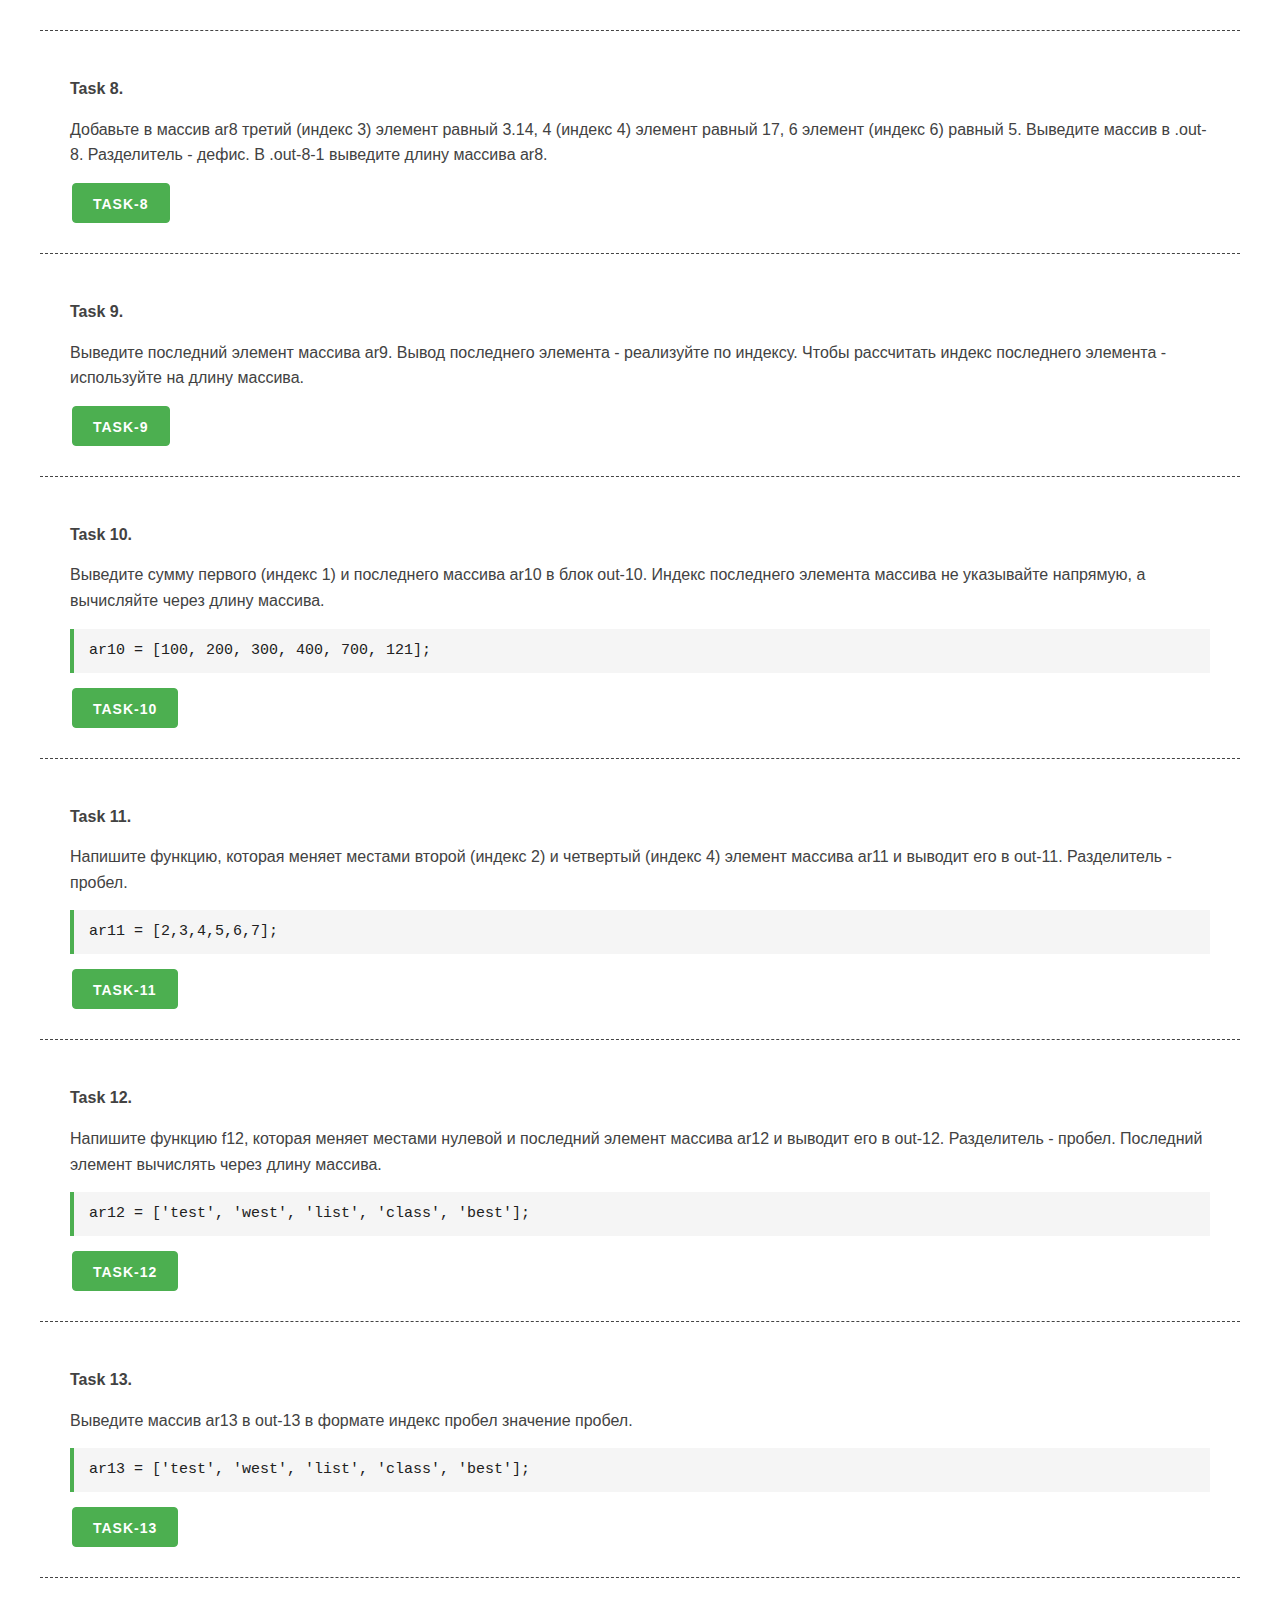
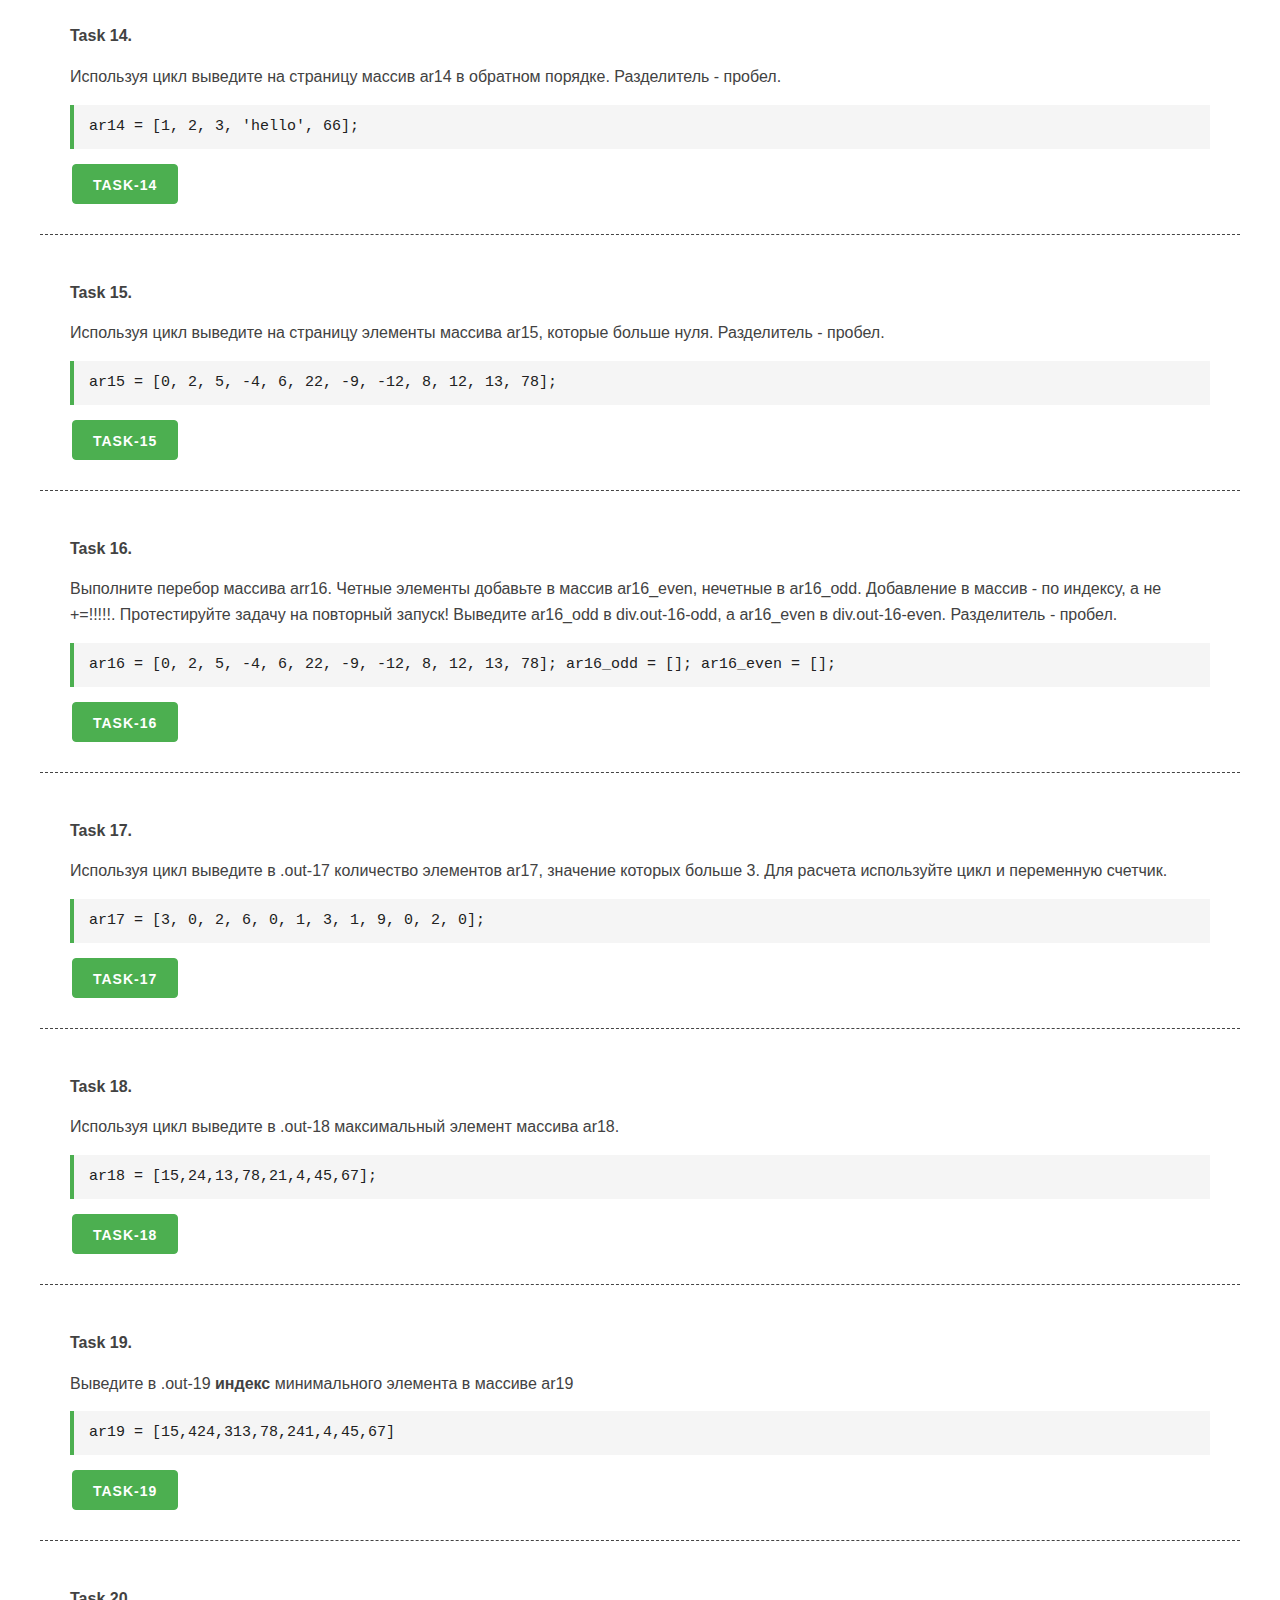
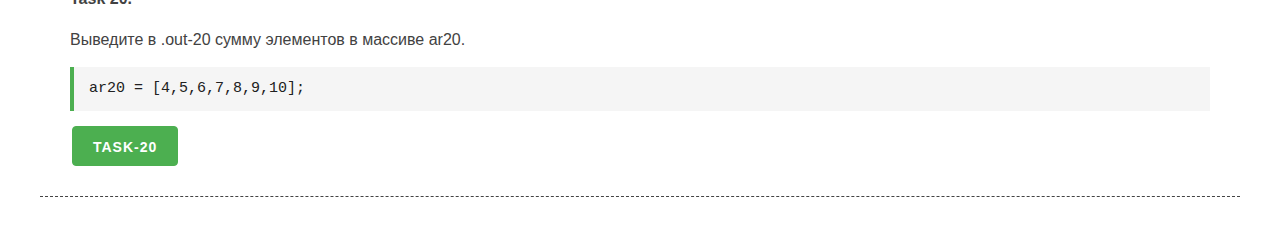
<file: HomeWork/10/unit_10.html>
<!DOCTYPE html>
<html lang="en">

<head>
    <meta charset="UTF-8">
    <meta name="viewport" content="width=device-width, initial-scale=1.0">
    <meta http-equiv="X-UA-Compatible" content="ie=edge">
    <link rel="stylesheet" href="css/mustard-ui.min.css">
    <link rel="stylesheet" href="css/style.css">
    <title>Unit 10</title>
</head>

<body>
    <div class="container">
        <h1>Unit 10. МАССИВЫ В JAVASCRIPT</h1>
        <h2><a href="https://itgid.info/course/javascript-2" target="_blank">JavaScript v.2.0 - курс Лущенко
                Александра</a></h2>

        <section>
            <p><b>Task 1.</b></p>
            <p>Создайте массив ar1 содержащий строки, числа, булевы значения. Выведите его в .out-1. Вывод - по нажатию
                кнопки b-1.</p>
            <button class="button-primary b-1">Task-1</button>
            <div class="out-1"></div>
        </section>

        <section>
            <p><b>Task 2.</b></p>
            <p>Создайте массив ar2 содержащий строки, числа, булевы значения. Выведите его в div.out-2. Используйте
                шаблон вывода из кода в JS. Вывод - по нажатию кнопки b-2.</p>
            <button class="button-primary b-2">Task-2</button>
            <div class="out-2"></div>
        </section>

        <section>
            <p><b>Task 3.</b></p>
            <p>Создайте массив ar3, заполните его любыми значениями. Выведите длину массива.</p>
            <button class="button-primary b-3">Task-3</button>
            <div class="out-3"></div>
        </section>

        <section>
            <p><b>Task 4.</b></p>
            <p>Создайте массив ar4. Выведите нулевой, третий, восьмой элемент массива в out-4 через пробел.</p>
            <button class="button-primary b-4">Task-4</button>
            <div class="out-4"></div>
        </section>

        <section>
            <p><b>Task 5.</b></p>
            <p>Создайте массив ar5 длина которого больше 5. Выведите сумму нулевого, второго и третьего элементов
                массива (нуль, второй - и третий это индексы 0, 2, 3)</p>
            <button class="button-primary b-5">Task-5</button>
            <div class="out-5"></div>
        </section>

        <section>
            <p><b>Task 6.</b></p>
            <p>Создайте массив ar6, который содержит ваше имя, знак зодиака, день рождения и месяц рождения. Выведите
                массив на страницу в div-6. Разделитель - пробел.</p>
            <button class="button-primary b-6">Task-6</button>
            <div class="out-6"></div>
        </section>

        <section>
            <p><b>Task 7.</b></p>
            <p>Добавьте в массив ar7 значения 'vietnam' с индексом 7 , 'turkey' с индексом 6, 'italy' с индексом 5.
                Добавление элементов сделайте в f7. Выведите массив на страницу в .out-7. Разделитель - пробел. Обращаю
                ваше внимание! Это программирование. Поэтому - никаких больших букв и тому подобного!!!!</p>
            <button class="button-primary b-7">Task-7</button>
            <div class="out-7"></div>
        </section>

        <section>
            <p><b>Task 8.</b></p>
            <p>Добавьте в массив ar8 третий (индекс 3) элемент равный 3.14, 4 (индекс 4) элемент равный 17, 6 элемент
                (индекс 6) равный 5. Выведите массив в .out-8. Разделитель - дефис. В .out-8-1 выведите длину массива
                ar8.</p>
            <button class="button-primary b-8">Task-8</button>
            <div class="out-8"></div>
            <div class="out-8-1"></div>
        </section>

        <section>
            <p><b>Task 9.</b></p>
            <p>Выведите последний элемент массива ar9. Вывод последнего элемента - реализуйте по индексу. Чтобы
                рассчитать индекс последнего элемента - используйте на длину массива. </p>
            <button class="button-primary b-9">Task-9</button>
            <div class="out-9"></div>
        </section>

        <section>
            <p><b>Task 10.</b></p>
            <p> Выведите сумму первого (индекс 1) и последнего массива ar10 в блок out-10. Индекс последнего элемента
                массива не указывайте напрямую, а вычисляйте через длину массива.</p>
            <pre>ar10 = [100, 200, 300, 400, 700, 121];</pre>
            <button class="button-primary b-10">Task-10</button>
            <div class="out-10"></div>
        </section>

        <section>
            <p><b>Task 11.</b></p>
            <p>Напишите функцию, которая меняет местами второй (индекс 2) и четвертый (индекс 4) элемент массива ar11 и
                выводит его в out-11. Разделитель - пробел.</p>
            <pre>ar11 = [2,3,4,5,6,7];</pre>
            <button class="button-primary b-11">Task-11</button>
            <div class="out-11"></div>
        </section>

        <section>
            <p><b>Task 12.</b></p>
            <p>Напишите функцию f12, которая меняет местами нулевой и последний элемент массива ar12 и выводит его в
                out-12. Разделитель - пробел. Последний элемент вычислять через длину массива.</p>
            <pre>ar12 = ['test', 'west', 'list', 'class', 'best'];</pre>
            <button class="button-primary b-12">Task-12</button>
            <div class="out-12"></div>
        </section>

        <section>
            <p><b>Task 13.</b></p>
            <p>Выведите массив ar13 в out-13 в формате индекс пробел значение пробел.</p>
            <pre>ar13 = ['test', 'west', 'list', 'class', 'best'];</pre>
            <button class="button-primary b-13">Task-13</button>
            <div class="out-13"></div>
        </section>

        <section>
            <p><b>Task 14.</b></p>
            <p>Используя цикл выведите на страницу массив ar14 в обратном порядке. Разделитель - пробел.</p>
            <pre>ar14 = [1, 2, 3, 'hello', 66];</pre>
            <button class="button-primary b-14">Task-14</button>
            <div class="out-14"></div>
        </section>

        <section>
            <p><b>Task 15.</b></p>
            <p>Используя цикл выведите на страницу элементы массива ar15, которые больше нуля. Разделитель - пробел.</p>
            <pre>ar15 = [0, 2, 5, -4, 6, 22, -9, -12, 8, 12, 13, 78];</pre>
            <button class="button-primary b-15">Task-15</button>
            <div class="out-15"></div>
        </section>

        <section>
            <p><b>Task 16.</b></p>
            <p>Выполните перебор массива arr16. Четные элементы добавьте в массив ar16_even, нечетные в ar16_odd.
                Добавление в массив - по индексу, а не +=!!!!!. Протестируйте задачу на повторный запуск! Выведите
                ar16_odd в div.out-16-odd, а ar16_even в div.out-16-even. Разделитель - пробел.</p>
            <pre>
ar16 = [0, 2, 5, -4, 6, 22, -9, -12, 8, 12, 13, 78];
ar16_odd = [];
ar16_even = [];
        </pre>
            <button class="button-primary b-16">Task-16</button>
            <div class="out-16-even"></div>
            <div class="out-16-odd"></div>
        </section>

        <section>
            <p><b>Task 17.</b></p>
            <p>Используя цикл выведите в .out-17 количество элементов ar17, значение которых больше 3. Для расчета
                используйте цикл и переменную счетчик.</p>
            <pre>ar17 =  [3, 0, 2, 6, 0, 1, 3, 1, 9, 0, 2, 0];</pre>
            <button class="button-primary b-17">Task-17</button>
            <div class="out-17"></div>
        </section>

        <section>
            <p><b>Task 18.</b></p>
            <p>Используя цикл выведите в .out-18 максимальный элемент массива ar18.</p>
            <pre>ar18 =  [15,24,13,78,21,4,45,67];</pre>
            <button class="button-primary b-18">Task-18</button>
            <div class="out-18"></div>
        </section>

        <section>
            <p><b>Task 19.</b></p>
            <p>Выведите в .out-19 <b>индекс</b> минимального элемента в массиве ar19</p>
            <pre>ar19 =  [15,424,313,78,241,4,45,67]</pre>
            <button class="button-primary b-19">Task-19</button>
            <div class="out-19"></div>
        </section>

        <section>
            <p><b>Task 20.</b></p>
            <p>Выведите в .out-20 сумму элементов в массиве ar20.</p>
            <pre> ar20 =  [4,5,6,7,8,9,10];</pre>
            <button class="button-primary b-20">Task-20</button>
            <div class="out-20"></div>
        </section>



    </div>

    <script src="unit_10.js"></script>
</body>

</html>
</file>
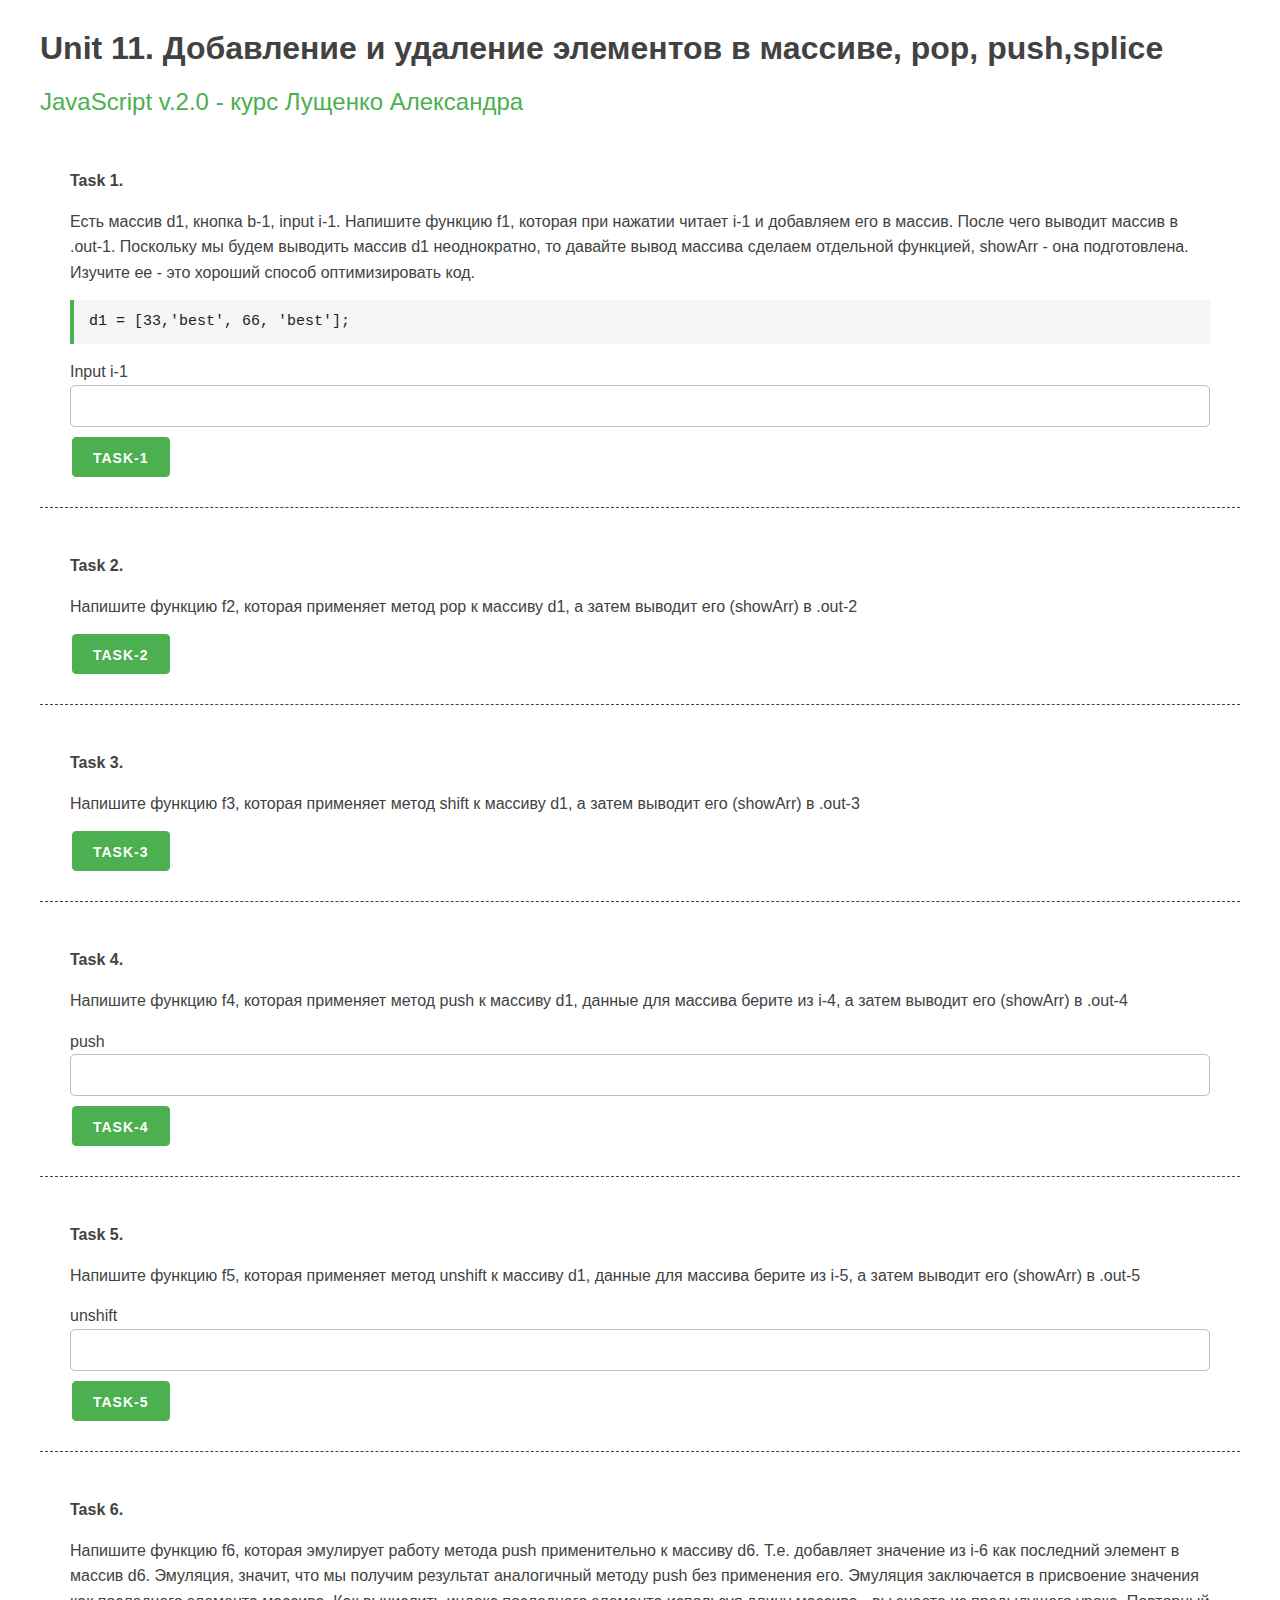
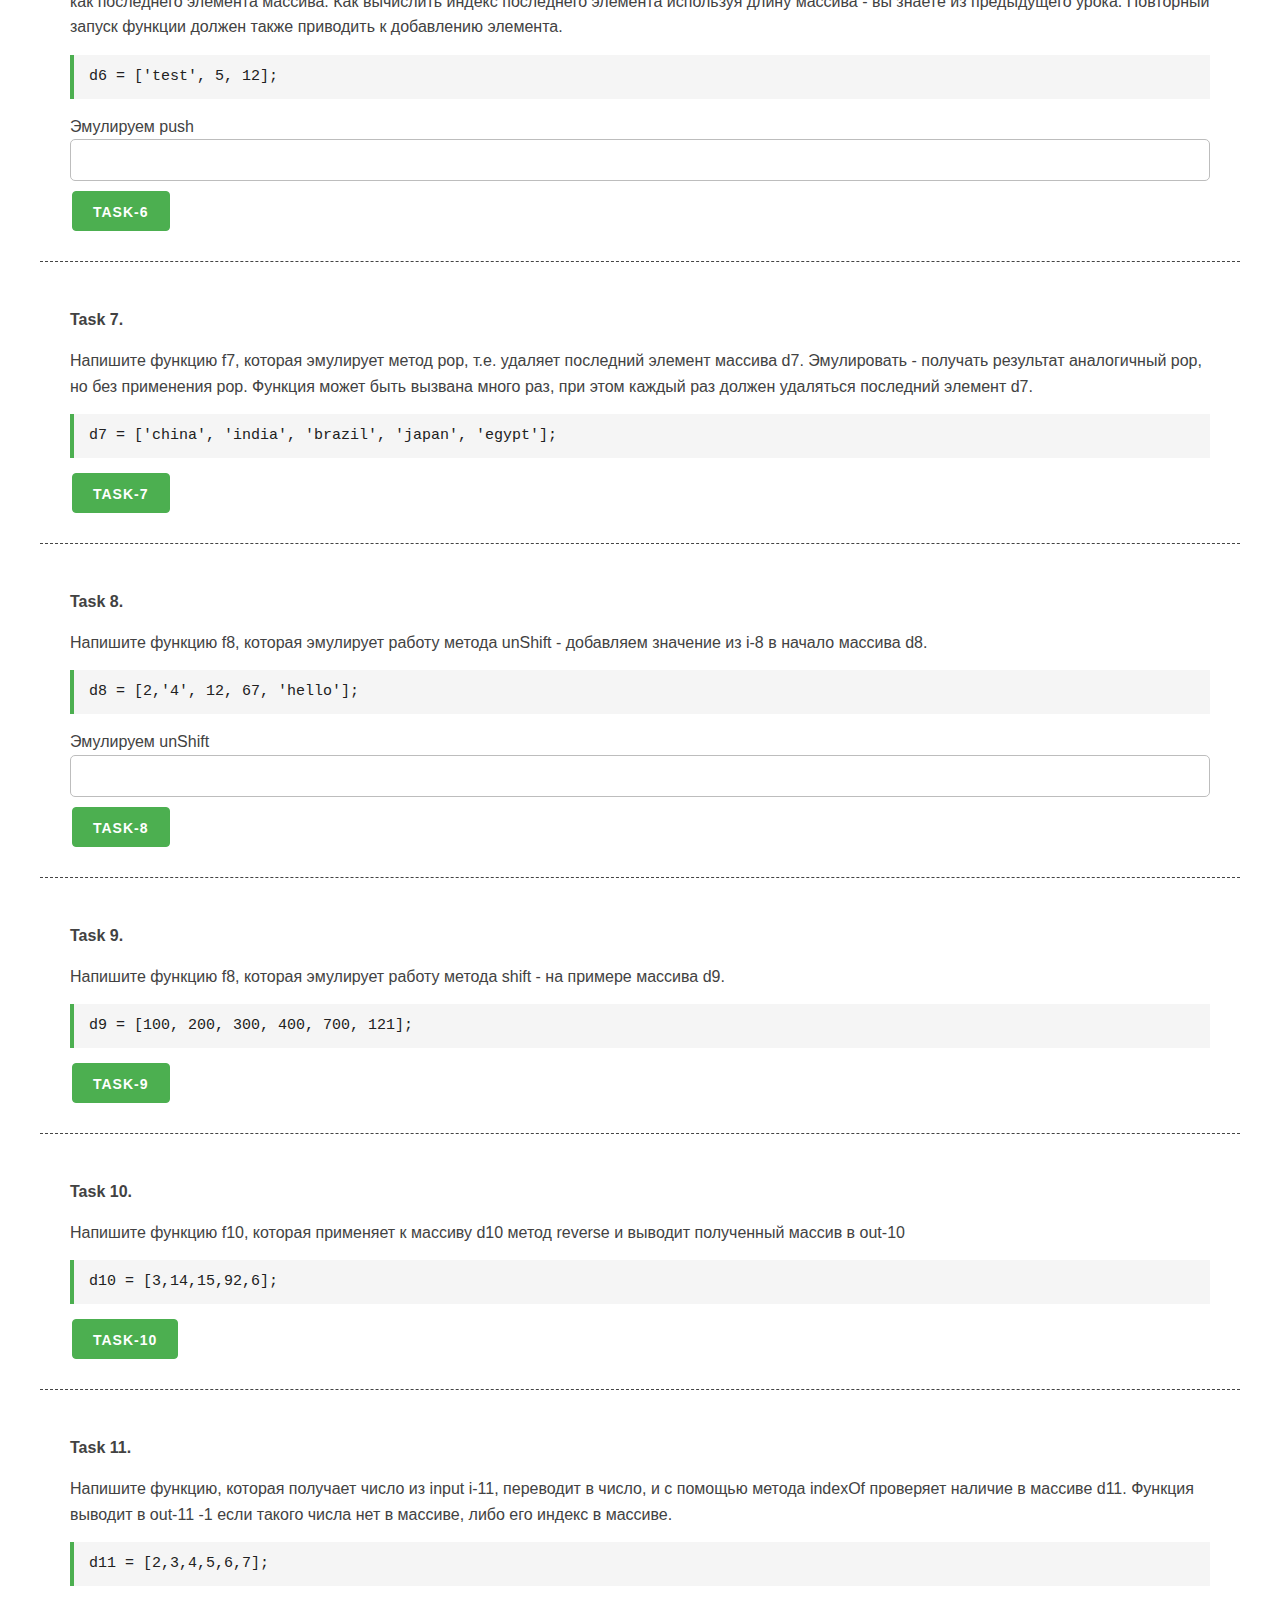
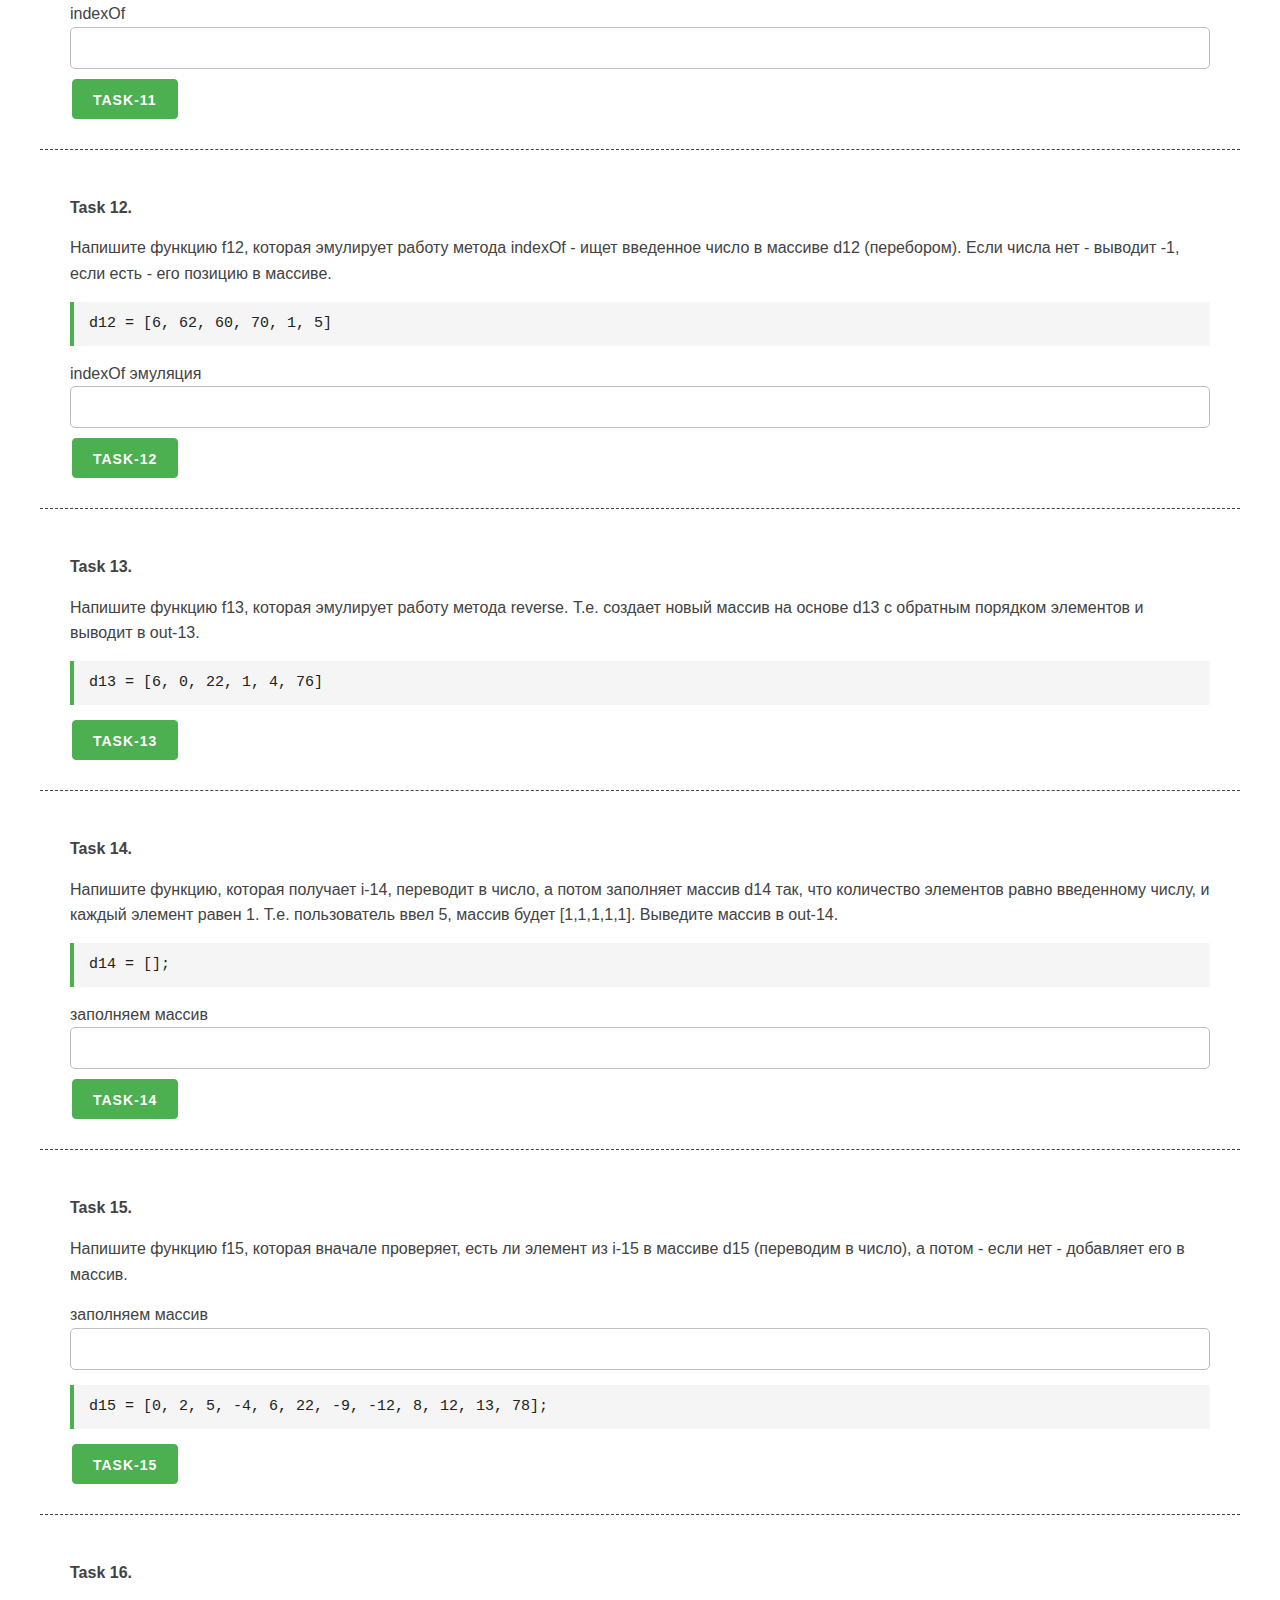
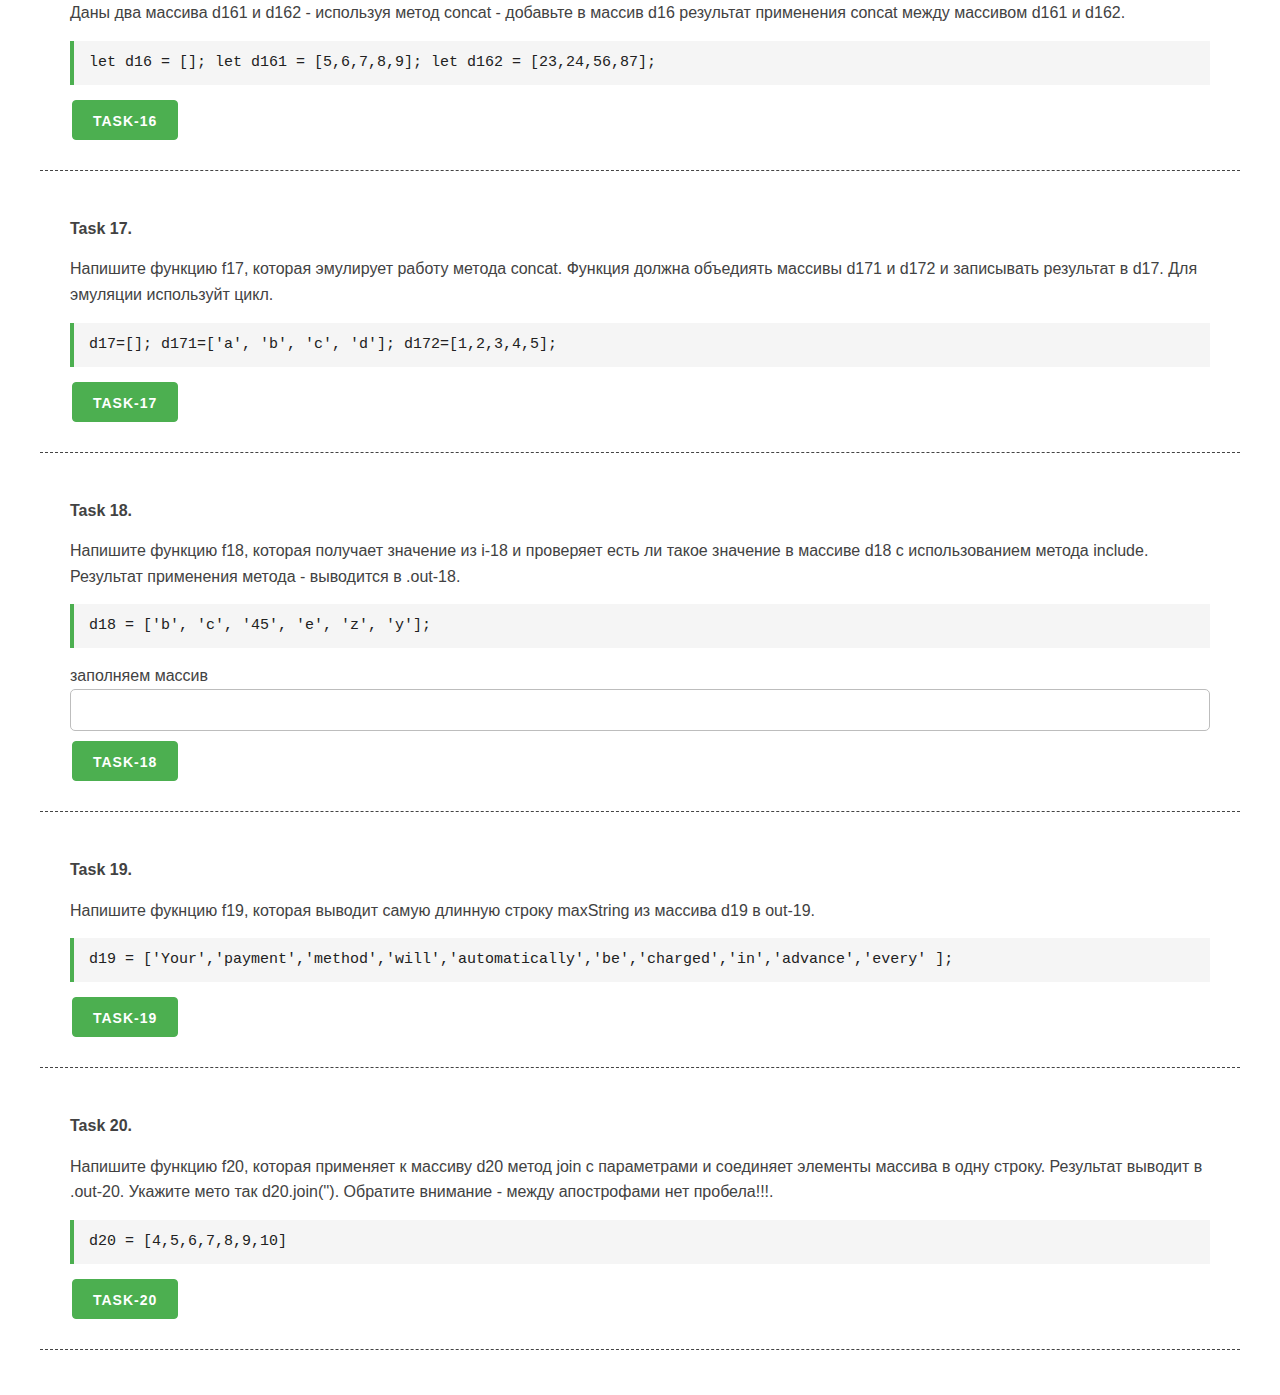
<file: HomeWork/11/unit_11.html>
<!DOCTYPE html>
<html lang="en">

<head>
    <meta charset="UTF-8">
    <meta name="viewport" content="width=device-width, initial-scale=1.0">
    <meta http-equiv="X-UA-Compatible" content="ie=edge">
    <link rel="stylesheet" href="css/mustard-ui.min.css">
    <link rel="stylesheet" href="css/style.css">
    <title>Unit 11</title>
</head>

<body>
    <div class="container">
        <h1>Unit 11. Добавление и удаление элементов в массиве, pop, push,splice</h1>
        <h2><a href="https://itgid.info/course/javascript-2" target="_blank">JavaScript v.2.0 - курс Лущенко
                Александра</a></h2>

        <section>
            <p><b>Task 1.</b></p>
            <p>Есть массив d1, кнопка b-1, input i-1. Напишите функцию f1, которая при нажатии читает i-1 и добавляем
                его в массив. После чего выводит массив в .out-1. Поскольку мы будем выводить массив d1 неоднократно, то
                давайте вывод массива сделаем отдельной функцией, showArr - она подготовлена. Изучите ее - это хороший
                способ оптимизировать код.</p>
            <pre>
         d1 = [33,'best', 66, 'best'];
        </pre>
            <div class="form-control">Input i-1 <input type="text" class="i-1"></div>
            <button class="button-primary b-1">Task-1</button>
            <div class="out-1"></div>
        </section>

        <section>
            <p><b>Task 2.</b></p>
            <p>Напишите функцию f2, которая применяет метод pop к массиву d1, а затем выводит его (showArr) в .out-2</p>
            <button class="button-primary b-2">Task-2</button>
            <div class="out-2"></div>
        </section>

        <section>
            <p><b>Task 3.</b></p>
            <p>Напишите функцию f3, которая применяет метод shift к массиву d1, а затем выводит его (showArr) в .out-3
            </p>
            <button class="button-primary b-3">Task-3</button>
            <div class="out-3"></div>
        </section>

        <section>
            <p><b>Task 4.</b></p>
            <p>Напишите функцию f4, которая применяет метод push к массиву d1, данные для массива берите из i-4, а затем
                выводит его (showArr) в .out-4</p>
            <div class="form-control">push <input type="text" class="i-4"></div>
            <button class="button-primary b-4">Task-4</button>
            <div class="out-4"></div>
        </section>

        <section>
            <p><b>Task 5.</b></p>
            <p>Напишите функцию f5, которая применяет метод unshift к массиву d1, данные для массива берите из i-5, а
                затем выводит его (showArr) в .out-5</p>
            <div class="form-control">unshift <input type="text" class="i-5"></div>
            <button class="button-primary b-5">Task-5</button>
            <div class="out-5"></div>
        </section>

        <section>
            <p><b>Task 6.</b></p>
            <p>Напишите функцию f6, которая эмулирует работу метода push применительно к массиву d6. Т.е. добавляет
                значение из i-6 как последний элемент в массив d6. Эмуляция, значит, что мы получим результат
                аналогичный методу push без применения его. Эмуляция заключается в присвоение значения как последнего
                элемента массива. Как вычислить индекс последнего элемента используя длину массива - вы знаете из
                предыдущего урока. Повторный запуск функции должен также приводить к добавлению элемента.</p>
            <pre>d6 = ['test', 5, 12];</pre>
            <div class="form-control">Эмулируем push <input type="text" class="i-6"></div>
            <button class="button-primary b-6">Task-6</button>
            <div class="out-6"></div>
        </section>

        <section>
            <p><b>Task 7.</b></p>
            <p>Напишите функцию f7, которая эмулирует метод pop, т.е. удаляет последний элемент массива d7. Эмулировать
                - получать результат аналогичный pop, но без применения pop. Функция может быть вызвана много раз, при
                этом каждый раз должен удаляться последний элемент d7.</p>
            <pre>
            d7 = ['china', 'india', 'brazil', 'japan', 'egypt'];
        </pre>
            <button class="button-primary b-7">Task-7</button>
            <div class="out-7"></div>
        </section>

        <section>
            <p><b>Task 8.</b></p>
            <p>Напишите функцию f8, которая эмулирует работу метода unShift - добавляем значение из i-8 в начало массива
                d8.</p>
            <pre>
             d8 = [2,'4', 12, 67, 'hello'];
        </pre>
            <div class="form-control">Эмулируем unShift <input type="text" class="i-8"></div>

            <button class="button-primary b-8">Task-8</button>
            <div class="out-8"></div>
            <div class="out-8-1"></div>
        </section>

        <section>
            <p><b>Task 9.</b></p>
            <p>Напишите функцию f8, которая эмулирует работу метода shift - на примере массива d9.</p>
            <pre>
            d9 = [100, 200, 300, 400, 700, 121];
        </pre>
            <button class="button-primary b-9">Task-9</button>
            <div class="out-9"></div>
        </section>

        <section>
            <p><b>Task 10.</b></p>
            <p>Напишите функцию f10, которая применяет к массиву d10 метод reverse и выводит полученный массив в out-10
            </p>
            <pre>d10 = [3,14,15,92,6];</pre>
            <button class="button-primary b-10">Task-10</button>
            <div class="out-10"></div>
        </section>

        <section>
            <p><b>Task 11.</b></p>
            <p>Напишите функцию, которая получает число из input i-11, переводит в число, и с помощью метода indexOf
                проверяет наличие в массиве d11. Функция выводит в out-11 -1 если такого числа нет в массиве, либо его
                индекс в массиве.
            </p>
            <pre>d11 = [2,3,4,5,6,7];</pre>
            <div class="form-control">indexOf <input type="text" class="i-11"></div>

            <button class="button-primary b-11">Task-11</button>
            <div class="out-11"></div>
        </section>

        <section>
            <p><b>Task 12.</b></p>
            <p>Напишите функцию f12, которая эмулирует работу метода indexOf - ищет введенное число в массиве d12
                (перебором). Если числа нет - выводит -1, если есть - его позицию в массиве.</p>
            <pre>d12 = [6, 62, 60, 70, 1, 5]</pre>
            <div class="form-control">indexOf эмуляция<input type="text" class="i-12"></div>

            <button class="button-primary b-12">Task-12</button>
            <div class="out-12"></div>
        </section>

        <section>
            <p><b>Task 13.</b></p>
            <p>Напишите функцию f13, которая эмулирует работу метода reverse. Т.е. создает новый массив на основе d13 с
                обратным порядком элементов и выводит в out-13.</p>
            <pre> d13 = [6, 0, 22, 1, 4, 76]</pre>
            <button class="button-primary b-13">Task-13</button>
            <div class="out-13"></div>
        </section>

        <section>
            <p><b>Task 14.</b></p>
            <p>Напишите функцию, которая получает i-14, переводит в число, а потом заполняет массив d14 так, что
                количество элементов равно введенному числу, и каждый элемент равен 1. Т.е. пользователь ввел 5, массив
                будет [1,1,1,1,1]. Выведите массив в out-14. </p>
            <pre>d14 = [];</pre>
            <div class="form-control">заполняем массив<input type="text" class="i-14"></div>
            <button class="button-primary b-14">Task-14</button>
            <div class="out-14"></div>
        </section>

        <section>
            <p><b>Task 15.</b></p>
            <p>Напишите функцию f15, которая вначале проверяет, есть ли элемент из i-15 в массиве d15 (переводим в
                число), а потом - если нет - добавляет его в массив.</p>
            <div class="form-control">заполняем массив<input type="text" class="i-15"></div>

            <pre>d15 = [0, 2, 5, -4, 6, 22, -9, -12, 8, 12, 13, 78];</pre>
            <button class="button-primary b-15">Task-15</button>
            <div class="out-15"></div>
        </section>

        <section>
            <p><b>Task 16.</b></p>
            <p>Даны два массива d161 и d162 - используя метод concat - добавьте в массив d16 результат применения concat
                между массивом d161 и d162.</p>
            <pre>
let d16 = [];
let d161 = [5,6,7,8,9];
let d162 = [23,24,56,87];
        </pre>
            <button class="button-primary b-16">Task-16</button>
            <div class="out-16"></div>
        </section>

        <section>
            <p><b>Task 17.</b></p>
            <p>Напишите функцию f17, которая эмулирует работу метода concat. Функция должна объедиять массивы d171 и
                d172 и записывать результат в d17. Для эмуляции используйт цикл.</p>
            <pre>
d17=[];
d171=['a', 'b', 'c', 'd'];
d172=[1,2,3,4,5];
        </pre>
            <button class="button-primary b-17">Task-17</button>
            <div class="out-17"></div>
        </section>

        <section>
            <p><b>Task 18.</b></p>
            <p>Напишите функцию f18, которая получает значение из i-18 и проверяет есть ли такое значение в массиве d18
                c использованием метода include. Результат применения метода - выводится в .out-18.</p>
            <pre>d18 = ['b', 'c', '45', 'e', 'z', 'y'];</pre>
            <div class="form-control">заполняем массив<input type="text" class="i-18"></div>
            <button class="button-primary b-18">Task-18</button>
            <div class="out-18"></div>
        </section>

        <section>
            <p><b>Task 19.</b></p>
            <p>Напишите фукнцию f19, которая выводит самую длинную строку maxString из массива d19 в out-19.</p>
            <pre>d19 = ['Your','payment','method','will','automatically','be','charged','in','advance','every' ];</pre>
            <button class="button-primary b-19">Task-19</button>
            <div class="out-19"></div>
        </section>

        <section>
            <p><b>Task 20.</b></p>
            <p>Напишите функцию f20, которая применяет к массиву d20 метод join с параметрами и соединяет элементы
                массива в одну строку. Результат выводит в .out-20. Укажите мето так d20.join(''). Обратите внимание  - между апострофами нет пробела!!!.</p>
            <pre> d20 = [4,5,6,7,8,9,10]</pre>
            <button class="button-primary b-20">Task-20</button>
            <div class="out-20"></div>
        </section>



    </div>

    <script src="unit_11.js"></script>
</body>

</html>
</file>
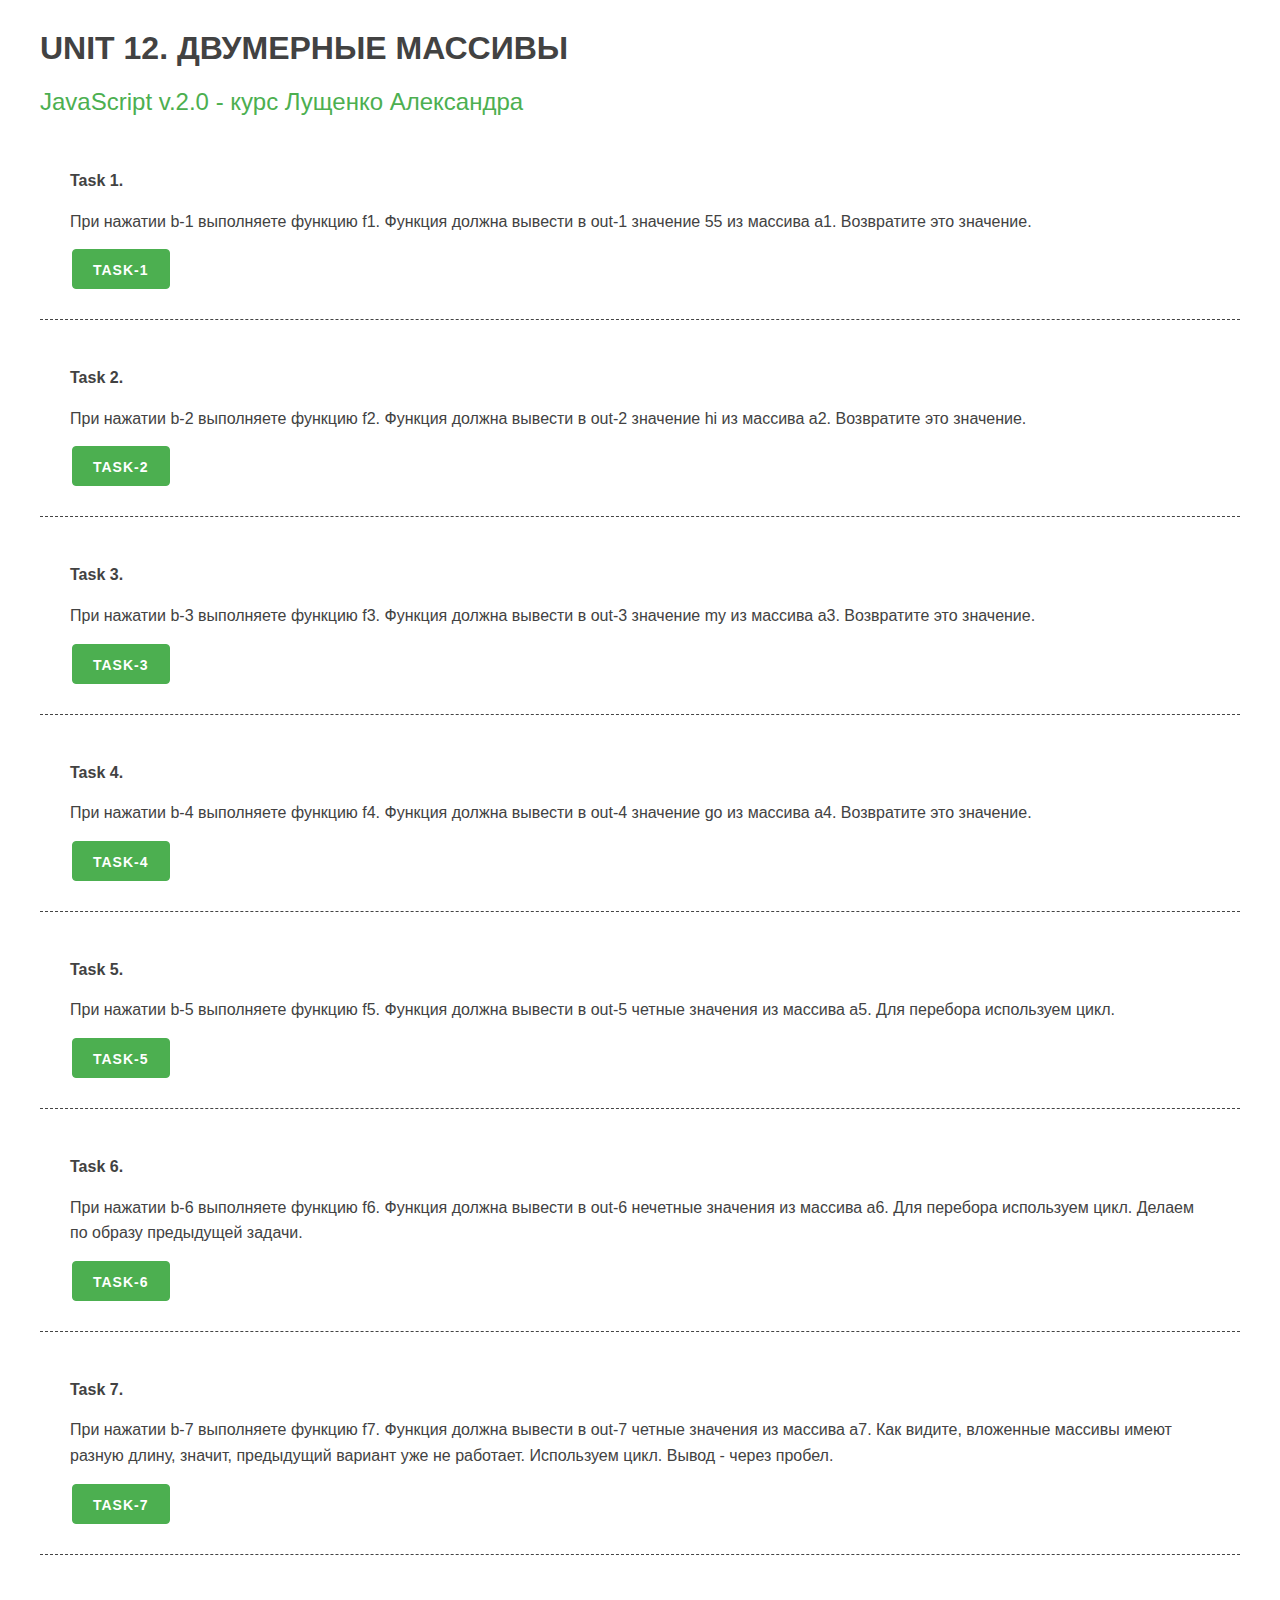
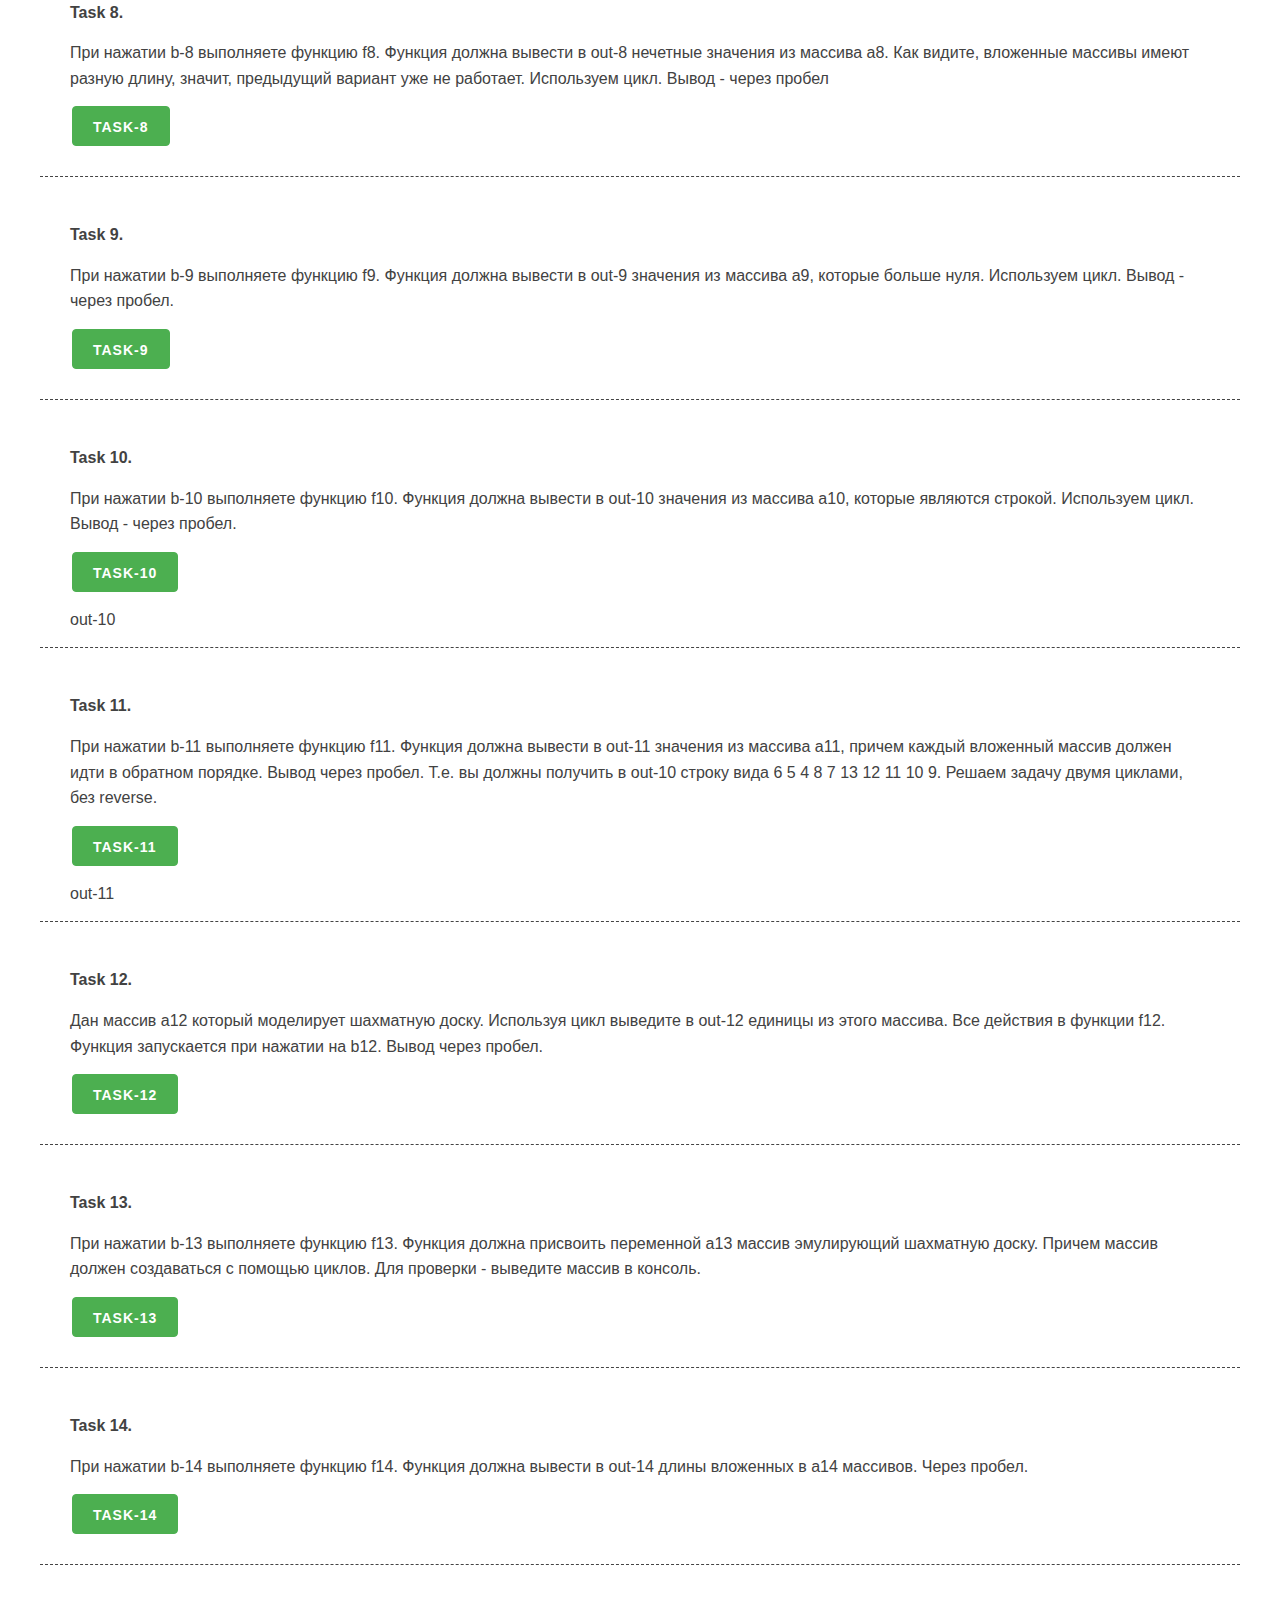
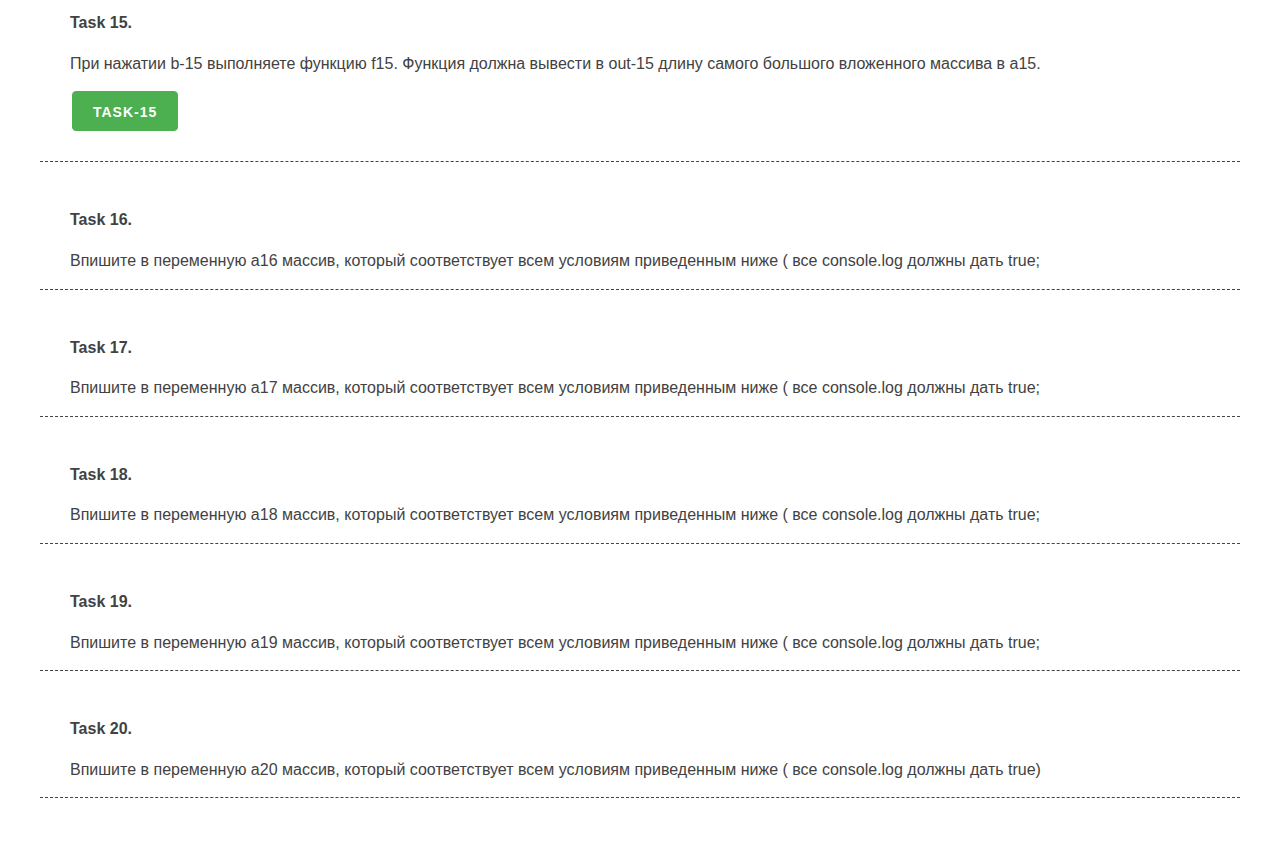
<file: HomeWork/12/unit_12.html>
<!DOCTYPE html>
<html lang="en">

<head>
    <meta charset="UTF-8">
    <meta name="viewport" content="width=device-width, initial-scale=1.0">
    <meta http-equiv="X-UA-Compatible" content="ie=edge">
    <link rel="stylesheet" href="css/mustard-ui.min.css">
    <link rel="stylesheet" href="css/style.css">
    <title>Unit 12</title>
</head>

<body>
    <div class="container">
        <h1>UNIT 12. ДВУМЕРНЫЕ МАССИВЫ</h1>
        <h2><a href="https://itgid.info/course/javascript-2" target="_blank">JavaScript v.2.0 - курс Лущенко
                Александра</a></h2>

        <section>
            <p><b>Task 1.</b></p>
            <p>При нажатии b-1 выполняете функцию f1. Функция должна вывести в out-1 значение 55 из массива a1. Возвратите это значение.</p>
            <button class="button-primary b-1">Task-1</button>
            <div class="out-1"></div>
        </section>

        <section>
            <p><b>Task 2.</b></p>
            <p>При нажатии b-2 выполняете функцию f2. Функция должна вывести в out-2 значение hi из массива a2. Возвратите это значение.</p>
            <button class="button-primary b-2">Task-2</button>
            <div class="out-2"></div>
        </section>

        <section>
            <p><b>Task 3.</b></p>
            <p>При нажатии b-3 выполняете функцию f3. Функция должна вывести в out-3 значение my из массива a3. Возвратите это значение.</p>
            <button class="button-primary b-3">Task-3</button>
            <div class="out-3"></div>
        </section>

        <section>
            <p><b>Task 4.</b></p>
            <p>При нажатии b-4 выполняете функцию f4. Функция должна вывести в out-4 значение go из массива a4. Возвратите это значение.</p>
            <button class="button-primary b-4">Task-4</button>
            <div class="out-4"></div>
        </section>

        <section>
            <p><b>Task 5.</b></p>
            <p>При нажатии b-5 выполняете функцию f5. Функция должна вывести в out-5 четные значения из массива a5. Для перебора используем цикл.
            </p>
            <button class="button-primary b-5">Task-5</button>
            <div class="out-5"></div>
        </section>

        <section>
            <p><b>Task 6.</b></p>
            <p>При нажатии b-6 выполняете функцию f6. Функция должна вывести в out-6 нечетные значения из массива a6. Для перебора используем цикл. Делаем по образу предыдущей задачи.</p>
            <button class="button-primary b-6">Task-6</button>
            <div class="out-6"></div>
        </section>

        <section>
            <p><b>Task 7.</b></p>
            <p> При нажатии b-7 выполняете функцию f7. Функция должна вывести в out-7 четные значения из массива a7. Как видите, вложенные массивы имеют разную длину, значит, предыдущий вариант уже не работает. Используем цикл. Вывод - через пробел.</p>
            <button class="button-primary b-7">Task-7</button>
            <div class="out-7"></div>
        </section>

        <section>
            <p><b>Task 8.</b></p>
            <p>При нажатии b-8 выполняете функцию f8. Функция должна вывести в out-8 нечетные значения из массива a8. Как видите, вложенные массивы имеют разную длину, значит, предыдущий вариант уже не работает. Используем цикл. Вывод - через пробел</p>
            <button class="button-primary b-8">Task-8</button>
            <div class="out-8"></div>
        </section>

        <section>
            <p><b>Task 9.</b></p>
            <p>При нажатии b-9 выполняете функцию f9. Функция должна вывести в out-9 значения из массива a9, которые больше нуля. Используем цикл. Вывод - через пробел.
            </p>

            <button class="button-primary b-9">Task-9</button>
            <div class="out-9"></div>
        </section>

        <section>
            <p><b>Task 10.</b></p>
            <p>При нажатии b-10 выполняете функцию f10. Функция должна вывести в out-10 значения из массива a10, которые являются строкой. Используем цикл. Вывод - через пробел.</p>
            <button class="button-primary b-10">Task-10</button>
            <div class="out-10">out-10</div>
        </section>

        <section>
            <p><b>Task 11.</b></p>
            <p>При нажатии b-11 выполняете функцию f11. Функция должна вывести в out-11 значения из массива a11, причем каждый вложенный массив должен идти в обратном порядке. Вывод через пробел. Т.е. вы должны получить в out-10 строку вида 6 5 4 8 7 13 12 11 10 9. Решаем задачу двумя циклами, без reverse.</p>
            <button class="button-primary b-11">Task-11</button>
            <div class="out-11">out-11</div>
        </section>

        <section>
            <p><b>Task 12.</b></p>
            <p> Дан массив a12 который моделирует шахматную доску. Используя цикл выведите в out-12 единицы из этого массива. Все действия в функции f12. Функция запускается при нажатии на b12. Вывод через пробел.</p>
            <button class="button-primary b-12">Task-12</button>
            <div class="out-12"></div>
        </section>

        <section>
            <p><b>Task 13.</b></p>
            <p>При нажатии b-13 выполняете функцию f13. Функция должна присвоить переменной a13 массив эмулирующий шахматную доску. Причем массив должен создаваться с помощью циклов. Для проверки - выведите массив в консоль.</p>
            <button class="button-primary b-13">Task-13</button>
            <div class="out-13"></div>
        </section>

        <section>
            <p><b>Task 14.</b></p>
            <p>При нажатии b-14 выполняете функцию f14. Функция должна вывести в out-14 длины вложенных в a14 массивов. Через пробел.</p>
            <button class="button-primary b-14">Task-14</button>
            <div class="out-14"></div>
        </section>

        <section>
            <p><b>Task 15.</b></p>
            <p>При нажатии b-15 выполняете функцию f15. Функция должна вывести в out-15 длину самого большого вложенного массива в a15.</p>
            <button class="button-primary b-15">Task-15</button>
            <div class="out-15"></div>
        </section>

        <section>
            <p><b>Task 16.</b></p>
            <p>Впишите в переменную a16 массив, который соответствует всем условиям приведенным ниже ( все console.log должны дать true;</p>
        </section>

        <section>
            <p><b>Task 17.</b></p>
            <p>Впишите в переменную a17 массив, который соответствует всем условиям приведенным ниже ( все console.log должны дать true;</p>
        </section>

        <section>
            <p><b>Task 18.</b></p>
            <p>Впишите в переменную a18 массив, который соответствует всем условиям приведенным ниже ( все console.log должны дать true;</p>
        </section>

        <section>
            <p><b>Task 19.</b></p>
            <p> Впишите в переменную a19 массив, который соответствует всем условиям приведенным ниже ( все console.log должны дать true;</p>
        </section>

        <section>
            <p><b>Task 20.</b></p>
            <p>Впишите в переменную a20 массив, который соответствует всем условиям приведенным ниже ( все console.log должны дать true)</p>
        </section>

    </div>

    <script src="unit_12.js"></script>
</body>

</html>
</file>
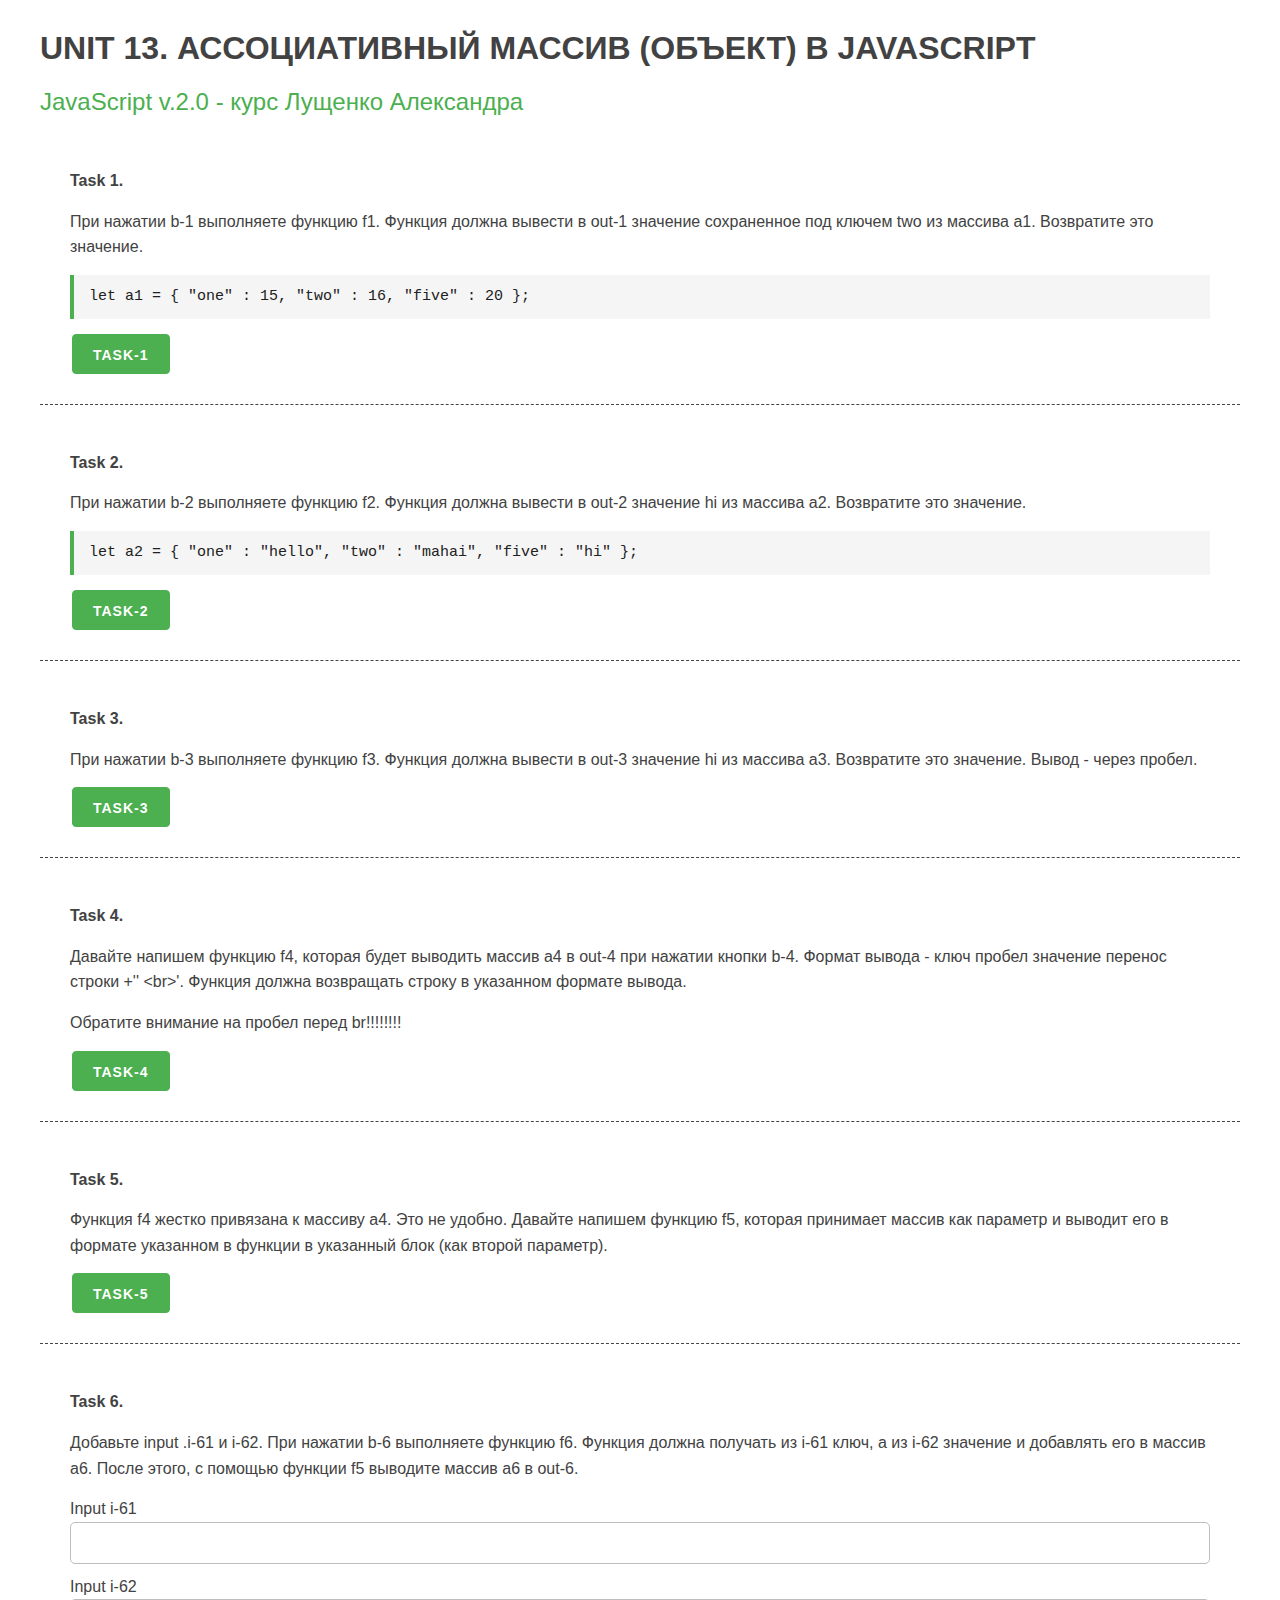
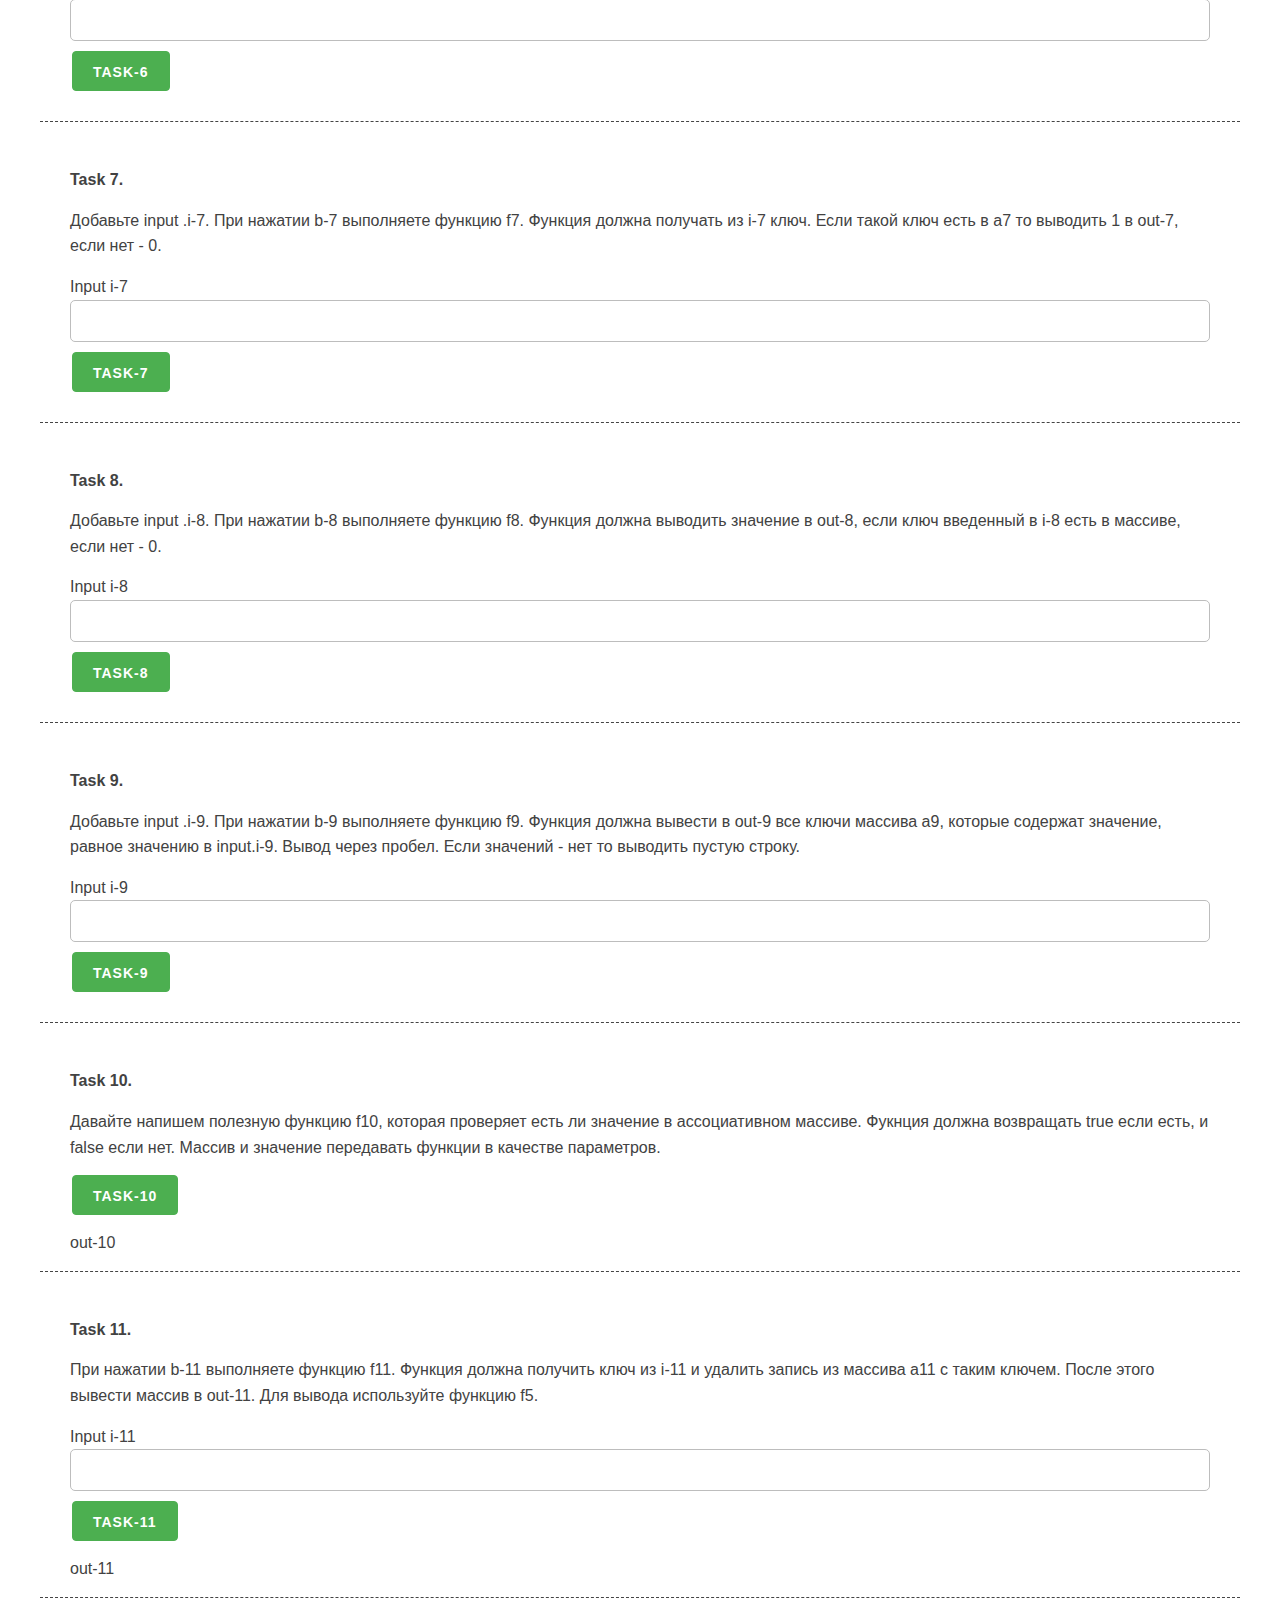
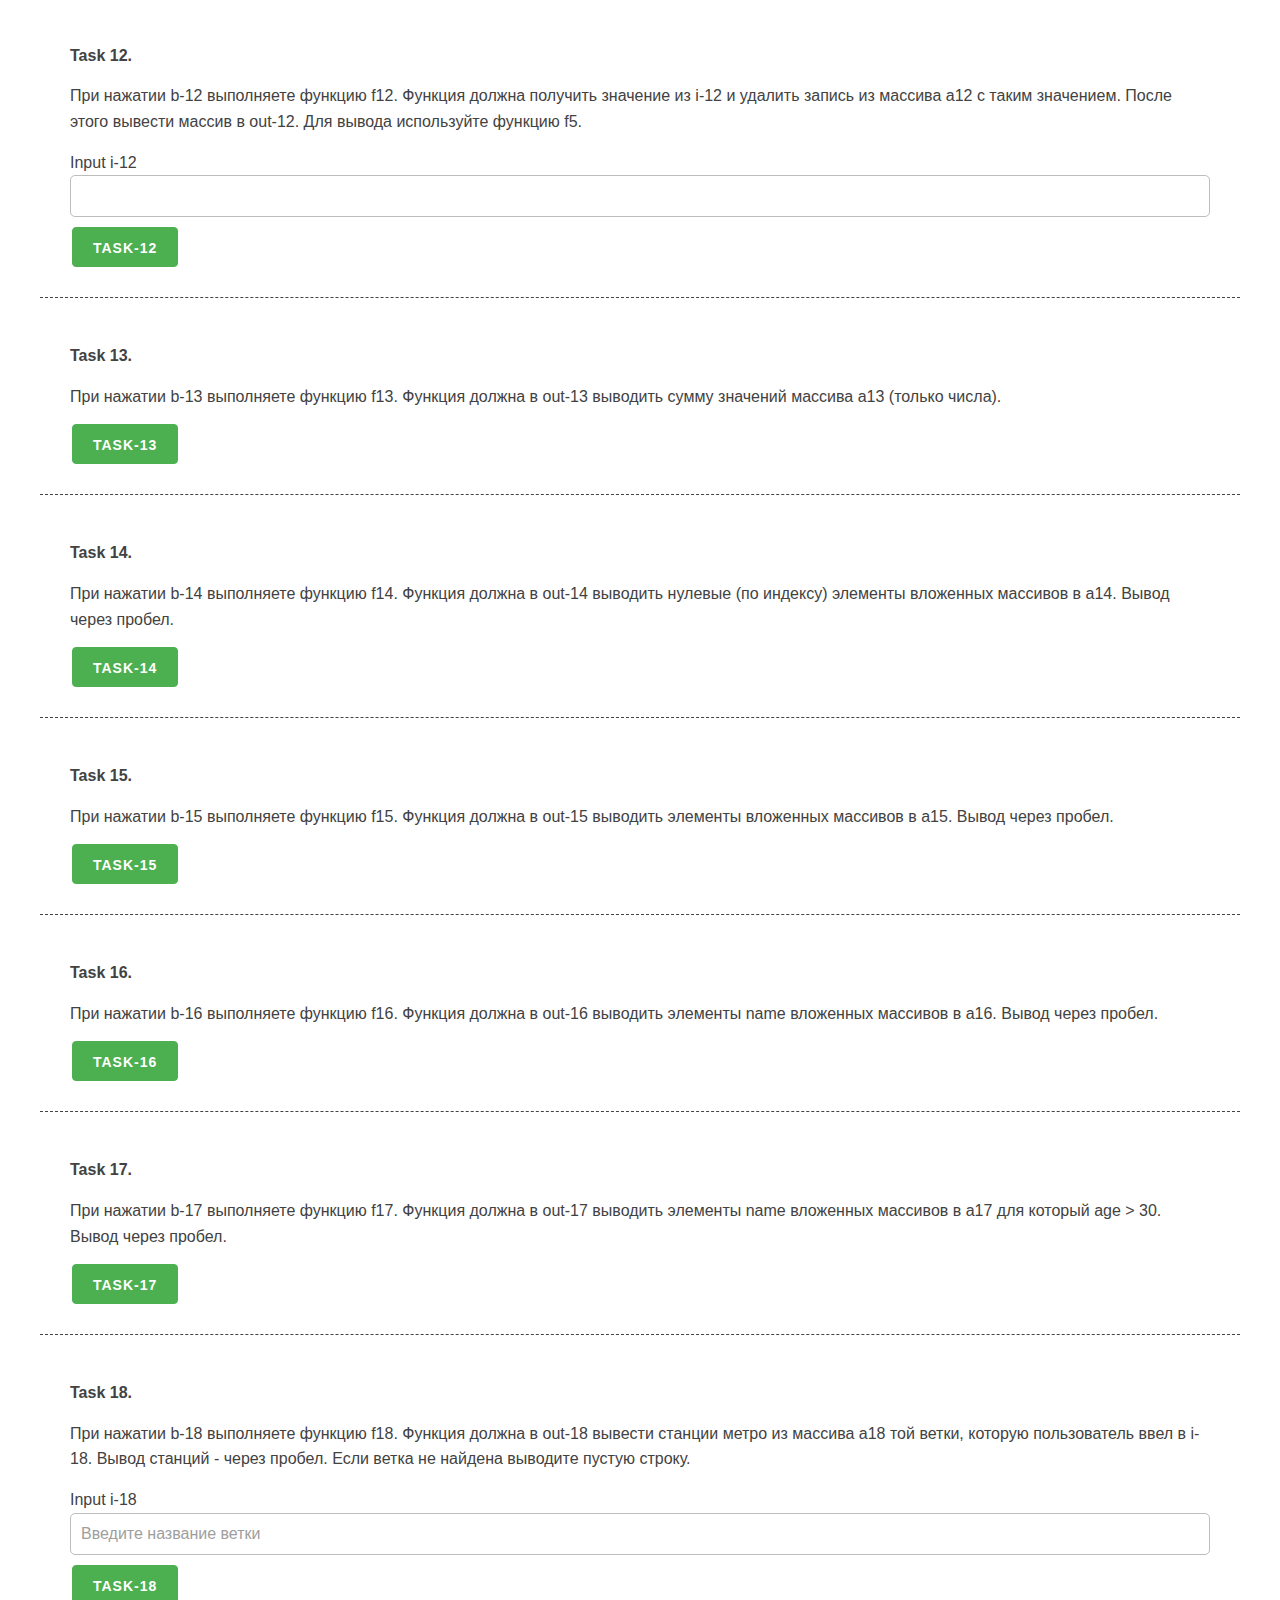
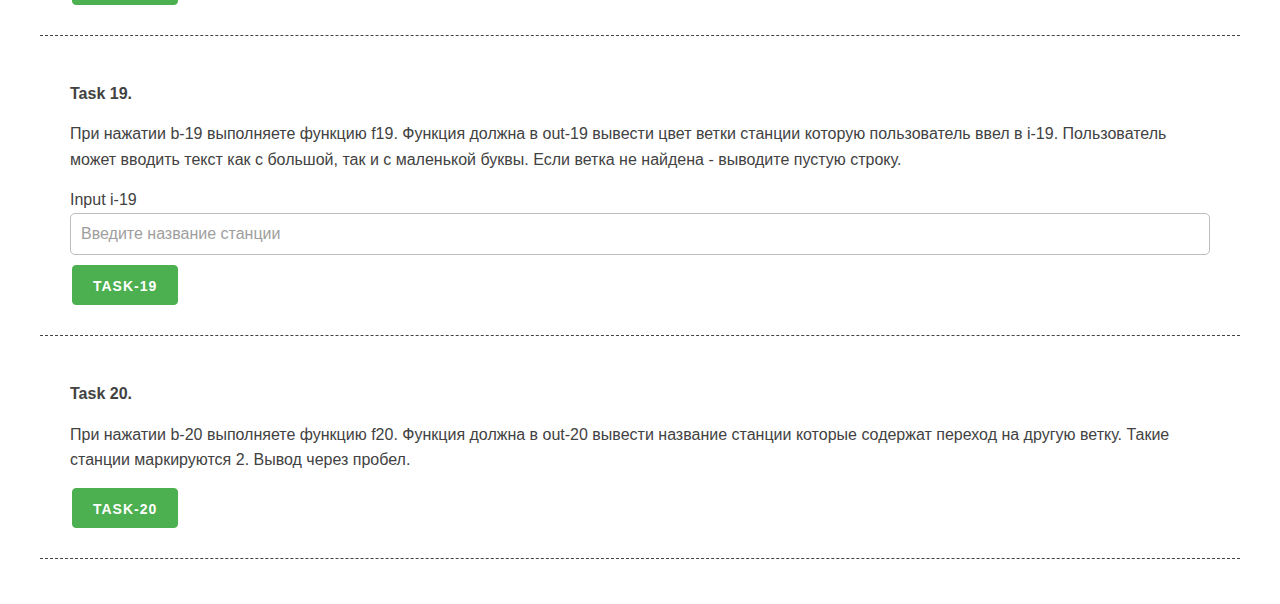
<file: HomeWork/13/unit_13.html>
<!DOCTYPE html>
<html lang="en">

<head>
    <meta charset="UTF-8">
    <meta name="viewport" content="width=device-width, initial-scale=1.0">
    <meta http-equiv="X-UA-Compatible" content="ie=edge">
    <link rel="stylesheet" href="css/mustard-ui.min.css">
    <link rel="stylesheet" href="css/style.css">
    <title>Unit 13</title>
</head>

<body>
    <div class="container">
        <h1>UNIT 13. АССОЦИАТИВНЫЙ МАССИВ (ОБЪЕКТ) В JAVASCRIPT</h1>
        <h2><a href="https://itgid.info/course/javascript-2" target="_blank">JavaScript v.2.0 - курс Лущенко
                Александра</a></h2>

        <section>
            <p><b>Task 1.</b></p>
            <p>При нажатии b-1 выполняете функцию f1. Функция должна вывести в out-1 значение сохраненное под ключем two
                из массива a1. Возвратите это значение.</p>
            <pre>
let a1 = {
"one" : 15,
"two" : 16,
"five" : 20
};
</pre>
            <button class="button-primary b-1">Task-1</button>
            <div class="out-1"></div>
        </section>

        <section>
            <p><b>Task 2.</b></p>
            <p>При нажатии b-2 выполняете функцию f2. Функция должна вывести в out-2 значение hi из массива a2.
                Возвратите это значение.</p>
            <pre>
    let a2 = {
"one" : "hello",
"two" : "mahai",
"five" : "hi"
};
</pre>
            <button class="button-primary b-2">Task-2</button>
            <div class="out-2"></div>
        </section>

        <section>
            <p><b>Task 3.</b></p>
            <p>При нажатии b-3 выполняете функцию f3. Функция должна вывести в out-3 значение hi из массива a3.
                Возвратите это значение. Вывод - через пробел.</p>
            <button class="button-primary b-3">Task-3</button>
            <div class="out-3"></div>
        </section>

        <section>
            <p><b>Task 4.</b></p>
            <p>Давайте напишем функцию f4, которая будет выводить массив a4 в out-4 при нажатии кнопки b-4. Формат
                вывода - ключ пробел значение перенос строки +'&#x27; &#x3C;br&#x3E;'. Функция должна возвращать строку
                в указанном формате вывода.</p>
            <p> Обратите внимание на пробел перед br!!!!!!!!</p>
            <button class="button-primary b-4">Task-4</button>
            <div class="out-4"></div>
        </section>

        <section>
            <p><b>Task 5.</b></p>
            <p>Функция f4 жестко привязана к массиву a4. Это не удобно. Давайте напишем функцию f5, которая принимает
                массив как параметр и выводит его в формате указанном в функции в указанный блок (как второй параметр).
            </p>
            <button class="button-primary b-5">Task-5</button>
            <div class="out-5"></div>
        </section>

        <section>
            <p><b>Task 6.</b></p>
            <p> Добавьте input .i-61 и i-62. При нажатии b-6 выполняете функцию f6. Функция должна получать из i-61
                ключ, а из i-62 значение и добавлять его в массив a6. После этого, с помощью функции f5 выводите массив
                a6 в out-6.</p>
            <div class="form-control">Input i-61 <input type="text" class="i-61"></div>
            <div class="form-control">Input i-62 <input type="text" class="i-62"></div>
            <button class="button-primary b-6">Task-6</button>
            <div class="out-6"></div>
        </section>

        <section>
            <p><b>Task 7.</b></p>
            <p> Добавьте input .i-7. При нажатии b-7 выполняете функцию f7. Функция должна получать из i-7 ключ. Если
                такой ключ есть в a7 то выводить 1 в out-7, если нет - 0.</p>
            <div class="form-control">Input i-7 <input type="text" class="i-7"></div>
            <button class="button-primary b-7">Task-7</button>
            <div class="out-7"></div>
        </section>

        <section>
            <p><b>Task 8.</b></p>
            <p>Добавьте input .i-8. При нажатии b-8 выполняете функцию f8. Функция должна выводить значение в out-8,
                если ключ введенный в i-8 есть в массиве, если нет - 0.</p>
            <div class="form-control">Input i-8 <input type="text" class="i-8"></div>
            <button class="button-primary b-8">Task-8</button>
            <div class="out-8"></div>
        </section>

        <section>
            <p><b>Task 9.</b></p>
            <p>Добавьте input .i-9. При нажатии b-9 выполняете функцию f9. Функция должна вывести в out-9 все ключи
                массива a9, которые содержат значение, равное значению в input.i-9. Вывод через пробел. Если значений -
                нет то выводить пустую строку. </p>
            <div class="form-control">Input i-9 <input type="text" class="i-9"></div>
            <button class="button-primary b-9">Task-9</button>
            <div class="out-9"></div>
        </section>

        <section>
            <p><b>Task 10.</b></p>
            <p>Давайте напишем полезную функцию f10, которая проверяет есть ли значение в ассоциативном массиве. Фукнция
                должна возвращать true если есть, и false если нет. Массив и значение передавать функции в качестве
                параметров.</p>
            <button class="button-primary b-10">Task-10</button>
            <div class="out-10">out-10</div>
        </section>

        <section>
            <p><b>Task 11.</b></p>
            <p>При нажатии b-11 выполняете функцию f11. Функция должна получить ключ из i-11 и удалить запись из массива
                a11 с таким ключем. После этого вывести массив в out-11. Для вывода используйте функцию f5.</p>
            <div class="form-control">Input i-11 <input type="text" class="i-11"></div>
            <button class="button-primary b-11">Task-11</button>
            <div class="out-11">out-11</div>
        </section>

        <section>
            <p><b>Task 12.</b></p>
            <p> При нажатии b-12 выполняете функцию f12. Функция должна получить значение из i-12 и удалить запись из
                массива a12 с таким значением. После этого вывести массив в out-12. Для вывода используйте функцию f5.
            </p>
            <div class="form-control">Input i-12 <input type="text" class="i-12"></div>

            <button class="button-primary b-12">Task-12</button>
            <div class="out-12"></div>
        </section>

        <section>
            <p><b>Task 13.</b></p>
            <p> При нажатии b-13 выполняете функцию f13. Функция должна в out-13 выводить сумму значений массива a13
                (только числа).</p>
            <button class="button-primary b-13">Task-13</button>
            <div class="out-13"></div>
        </section>

        <section>
            <p><b>Task 14.</b></p>
            <p>При нажатии b-14 выполняете функцию f14. Функция должна в out-14 выводить нулевые (по индексу) элементы
                вложенных массивов в a14. Вывод через пробел.</p>
            <button class="button-primary b-14">Task-14</button>
            <div class="out-14"></div>
        </section>

        <section>
            <p><b>Task 15.</b></p>
            <p>При нажатии b-15 выполняете функцию f15. Функция должна в out-15 выводить элементы вложенных массивов в
                a15. Вывод через пробел.</p>
            <button class="button-primary b-15">Task-15</button>
            <div class="out-15"></div>
        </section>

        <section>
            <p><b>Task 16.</b></p>
            <p>При нажатии b-16 выполняете функцию f16. Функция должна в out-16 выводить элементы name вложенных
                массивов в a16. Вывод через пробел.</p>
            <button class="button-primary b-16">Task-16</button>
            <div class="out-16"></div>
        </section>

        <section>
            <p><b>Task 17.</b></p>
            <p> При нажатии b-17 выполняете функцию f17. Функция должна в out-17 выводить элементы name вложенных
                массивов в a17 для который age > 30. Вывод через пробел.</p>
            <button class="button-primary b-17">Task-17</button>
            <div class="out-17"></div>
        </section>

        <section>
            <p><b>Task 18.</b></p>
            <p>При нажатии b-18 выполняете функцию f18. Функция должна в out-18 вывести станции метро из массива a18 той
                ветки, которую пользователь ввел в i-18. Вывод станций - через пробел. Если ветка не найдена выводите
                пустую строку.</p>
            <div class="form-control">Input i-18 <input type="text" class="i-18" placeholder="Введите название ветки"></div>
            <button class="button-primary b-18">Task-18</button>
            <div class="out-18"></div>
        </section>

        <section>
            <p><b>Task 19.</b></p>
            <p> При нажатии b-19 выполняете функцию f19. Функция должна в out-19 вывести цвет ветки станции которую
                пользователь ввел в i-19. Пользователь может вводить текст как с большой, так и с маленькой буквы. Если
                ветка не найдена - выводите пустую строку.</p>
            <div class="form-control">Input i-19 <input type="text" class="i-19" placeholder="Введите название станции"></div>
            <button class="button-primary b-19">Task-19</button>
            <div class="out-19"></div>
        </section>

        <section>
            <p><b>Task 20.</b></p>
            <p>При нажатии b-20 выполняете функцию f20. Функция должна в out-20 вывести название станции которые
                содержат переход на другую ветку. Такие станции маркируются 2. Вывод через пробел.</p>
            <button class="button-primary b-20">Task-20</button>
            <div class="out-20"></div>
        </section>

    </div>

    <script src="unit_13.js"></script>
</body>

</html>
</file>
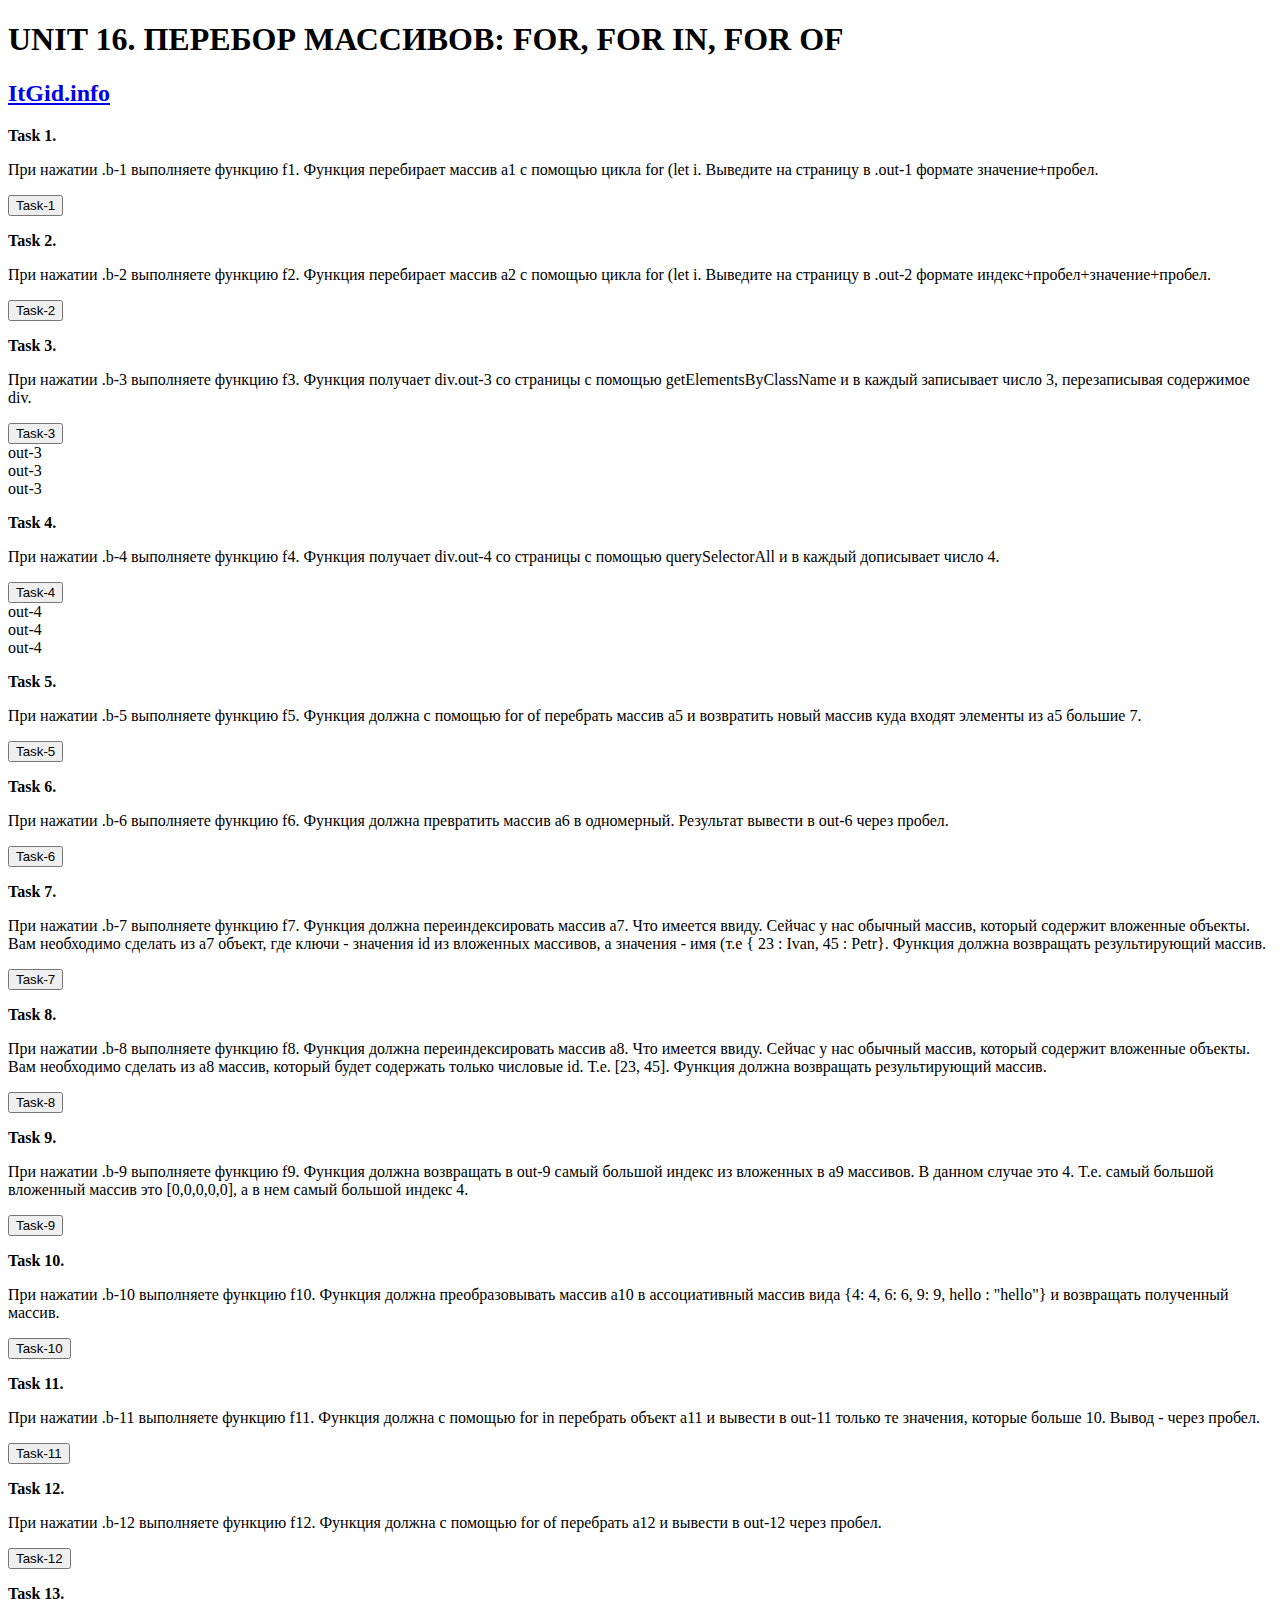
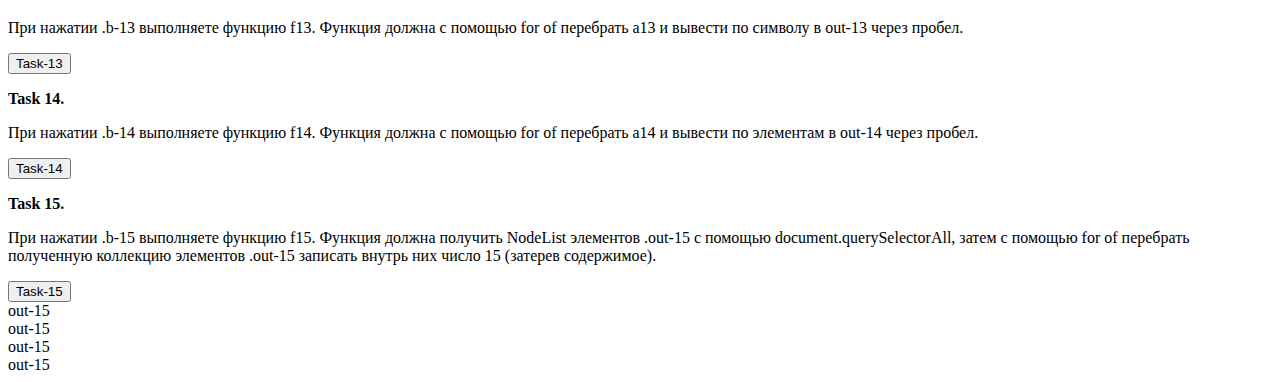
<file: HomeWork/16/unit_16.html>
<!DOCTYPE html>
<html lang="en">

<head>
    <meta charset="UTF-8">
    <meta name="viewport" content="width=device-width, initial-scale=1.0">
    <meta http-equiv="X-UA-Compatible" content="ie=edge">
    <link rel="stylesheet" href="https://itgid.info/css/mustard-ui.min.css">
    <link rel="stylesheet" href="https://itgid.info/css/js_2_0.css">
    <title>Unit 16</title>
</head>

<body>
<div class="container">
    <h1>UNIT 16. ПЕРЕБОР МАССИВОВ: FOR, FOR IN, FOR OF</h1>
    <h2><a href="https://itgid.info">ItGid.info</a></h2>

    <section>
        <p><b>Task 1.</b></p>
        <p>При нажатии .b-1 выполняете функцию f1. Функция перебирает массив a1 c помощью цикла for (let i. Выведите на страницу в .out-1 формате значение+пробел.</p>
        <button class="button-primary b-1">Task-1</button>
        <div class="out-1"></div>
    </section>

    <section>
        <p><b>Task 2.</b></p>
        <p>При нажатии .b-2 выполняете функцию f2. Функция перебирает массив a2 c помощью цикла for (let i. Выведите на страницу в .out-2 формате индекс+пробел+значение+пробел.</p>
        <button class="button-primary b-2">Task-2</button>
        <div class="out-2"></div>
    </section>

    <section>
        <p><b>Task 3.</b></p>
        <p>При нажатии .b-3 выполняете функцию f3. Функция получает div.out-3 со страницы с помощью
            getElementsByClassName и в каждый записывает число 3, перезаписывая содержимое div.</p>
        <button class="button-primary b-3">Task-3</button>
        <div class="out-3">out-3</div>
        <div class="out-3">out-3</div>
        <div class="out-3">out-3</div>
    </section>

    <section>
        <p><b>Task 4.</b></p>
        <p>При нажатии .b-4 выполняете функцию f4. Функция получает div.out-4 со страницы с помощью querySelectorAll и в каждый дописывает число 4.</p>
        <button class="button-primary b-4">Task-4</button>
        <div class="out-4">out-4</div>
        <div class="out-4">out-4</div>
        <div class="out-4">out-4</div>
    </section>

    <section>
        <p><b>Task 5.</b></p>
        <p>При нажатии .b-5 выполняете функцию f5. Функция должна с помощью for of перебрать массив a5 и возвратить новый массив куда входят элементы из a5 большие 7.</p>
        <button class="button-primary b-5">Task-5</button>
        <div class="out-5"></div>
    </section>

    <section>
        <p><b>Task 6.</b></p>
        <p>При нажатии .b-6 выполняете функцию f6. Функция должна превратить массив a6 в одномерный. Результат вывести в out-6 через пробел.</p>
        <button class="button-primary b-6">Task-6</button>
        <div class="out-6"></div>
    </section>

    <section>
        <p><b>Task 7.</b></p>
        <p>При нажатии .b-7 выполняете функцию f7. Функция должна переиндексировать массив a7. Что имеется ввиду. Сейчас у нас обычный массив, который содержит вложенные объекты. Вам необходимо сделать из a7 объект, где ключи - значения id из вложенных массивов, а значения - имя (т.е { 23 : Ivan, 45 : Petr}. Функция должна возвращать результирующий массив.</p>
        <button class="button-primary b-7">Task-7</button>
    </section>

    <section>
        <p><b>Task 8.</b></p>
        <p>При нажатии .b-8 выполняете функцию f8. Функция должна переиндексировать массив a8. Что имеется ввиду. Сейчас у нас обычный массив, который содержит вложенные объекты. Вам необходимо сделать из a8 массив, который будет содержать только числовые id. Т.е. [23, 45]. Функция должна возвращать результирующий массив.</p>
        <button class="button-primary b-8">Task-8</button>
    </section>

    <section>
        <p><b>Task 9.</b></p>
        <p>При нажатии .b-9 выполняете функцию f9. Функция должна возвращать в out-9 самый большой индекс из вложенных в a9 массивов. В данном случае это 4. Т.е. самый большой вложенный массив это [0,0,0,0,0], а в нем самый большой индекс 4.</p>
        <button class="button-primary b-9">Task-9</button>
        <div class="out-9"></div>
    </section>

    <section>
        <p><b>Task 10.</b></p>
        <p>При нажатии .b-10 выполняете функцию f10. Функция должна преобразовывать массив a10 в ассоциативный массив вида {4: 4, 6: 6, 9: 9, hello : "hello"} и возвращать полученный массив.</p>
        <button class="button-primary b-10">Task-10</button>
    </section>

    <section>
        <p><b>Task 11.</b></p>
        <p>При нажатии .b-11 выполняете функцию f11. Функция должна c помощью for in перебрать объект a11 и вывести в out-11 только те значения, которые больше 10. Вывод - через пробел.</p>
        <button class="button-primary b-11">Task-11</button>
        <div class="out-11"></div>
    </section>

    <section>
        <p><b>Task 12.</b></p>
        <p>При нажатии .b-12 выполняете функцию f12. Функция должна c помощью for of перебрать a12 и вывести в out-12 через пробел.</p>
        <button class="button-primary b-12">Task-12</button>
        <div class="out-12"></div>
    </section>

    <section>
        <p><b>Task 13.</b></p>
        <p>При нажатии .b-13 выполняете функцию f13. Функция должна c помощью for of перебрать a13 и вывести по символу в out-13 через пробел.</p>
        <button class="button-primary b-13">Task-13</button>
        <div class="out-13"></div>
    </section>

    <section>
        <p><b>Task 14.</b></p>
        <p>При нажатии .b-14 выполняете функцию f14. Функция должна c помощью for of перебрать a14 и вывести по элементам в out-14 через пробел.</p>
        <button class="button-primary b-14">Task-14</button>
        <div class="out-14"></div>
    </section>

    <section>
        <p><b>Task 15.</b></p>
        <p>При нажатии .b-15 выполняете функцию f15. Функция должна получить NodeList элементов .out-15 c помощью document.querySelectorAll, затем c помощью for of перебрать полученную коллекцию элементов .out-15 записать внутрь них число 15 (затерев содержимое).</p>
        <button class="button-primary b-15">Task-15</button>
        <div class="out-15">out-15</div>
        <div class="out-15">out-15</div>
        <div class="out-15">out-15</div>
        <div class="out-15">out-15</div>
    </section>
</div>

<script src="unit_16.js"></script>
</body>

</html>
</file>
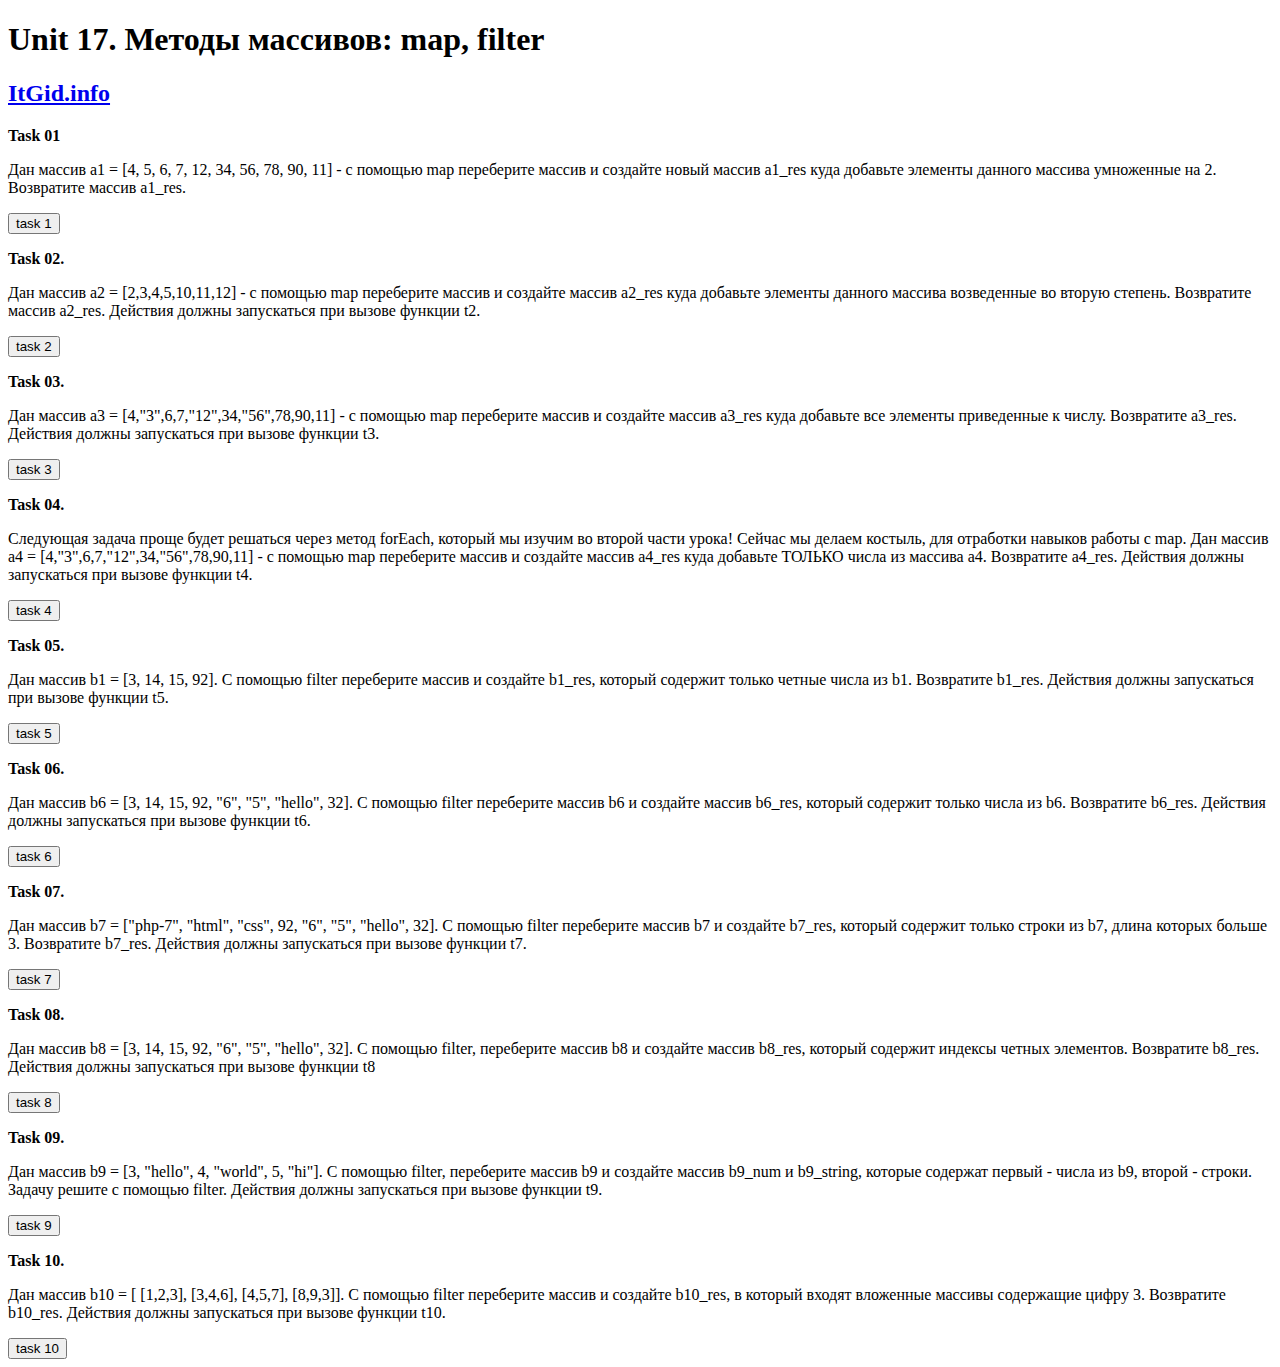
<file: HomeWork/17/unit_17.html>
<!DOCTYPE html>
<html lang="en">

<head>
    <meta charset="UTF-8">
    <meta name="viewport" content="width=device-width, initial-scale=1.0">
    <meta http-equiv="X-UA-Compatible" content="ie=edge">
    <link rel="stylesheet" href="https://itgid.info/css/mustard-ui.min.css">
    <link rel="stylesheet" href="https://itgid.info/css/js_2_0.css">
    <title>Unit 17</title>
</head>

<body>
<div class="container">
    <h1>Unit 17. Методы массивов: map, filter</h1>
    <h2><a href="https://itgid.info">ItGid.info</a></h2>

    <section>
        <p><b>Task 01</b></p>
        <p>Дан массив a1 = [4, 5, 6, 7, 12, 34, 56, 78, 90, 11] - с помощью map переберите массив и создайте новый массив a1_res куда добавьте элементы данного массива умноженные на 2. Возвратите массив a1_res.</p>
        <button class="b-1 button-primary">task 1</button>
    </section>

    <section>
        <p><b>Task 02.</b></p>
        <p>Дан массив a2 = [2,3,4,5,10,11,12] - с помощью map переберите массив и создайте массив a2_res куда добавьте элементы данного массива возведенные во вторую степень. Возвратите массив a2_res. Действия должны запускаться при вызове функции t2.</p>
        <button class="b-2 button-primary">task 2</button>
    </section>

    <section>
        <p><b>Task 03.</b></p>
        <p>Дан массив a3 = [4,"3",6,7,"12",34,"56",78,90,11] - с помощью map переберите массив и создайте массив a3_res куда добавьте все элементы приведенные к числу. Возвратите a3_res. Действия должны запускаться при вызове функции t3.</p>
        <button class="b-3 button-primary">task 3</button>
    </section>

    <section>
        <p><b>Task 04.</b></p>
        <p>Следующая задача проще будет решаться через метод forEach, который мы изучим во второй части урока! Сейчас мы делаем костыль, для отработки навыков работы с map. Дан массив a4 = [4,"3",6,7,"12",34,"56",78,90,11] - с помощью map переберите массив и создайте массив a4_res куда добавьте ТОЛЬКО числа из массива a4. Возвратите a4_res. Действия должны запускаться при вызове функции t4.</p>
        <button class="b-4 button-primary">task 4</button>
    </section>

    <section>
        <p><b>Task 05.</b></p>
        <p>Дан массив b1 = [3, 14, 15, 92]. C помощью filter переберите массив и создайте b1_res, который содержит только четные числа из b1. Возвратите b1_res. Действия должны запускаться при вызове функции t5. </p>
        <button class="b-5 button-primary">task 5</button>
    </section>

    <section>
        <p><b>Task 06.</b></p>
        <p>Дан массив b6 = [3, 14, 15, 92, "6", "5", "hello", 32]. C помощью filter переберите массив b6 и создайте массив b6_res, который содержит только числа из b6. Возвратите b6_res. Действия должны запускаться при вызове функции t6.</p>
        <button class="b-6 button-primary">task 6</button>
    </section>

    <section>
        <p><b>Task 07.</b></p>
        <p>Дан массив b7 = ["php-7", "html", "css", 92, "6", "5", "hello", 32]. C помощью filter переберите массив b7 и создайте  b7_res, который содержит только строки из b7, длина которых больше 3. Возвратите b7_res. Действия должны запускаться при вызове функции t7.</p>
        <button class="b-7 button-primary">task 7</button>

    </section>

    <section>
        <p><b>Task 08.</b></p>
        <p>Дан массив b8 = [3, 14, 15, 92, "6", "5", "hello", 32]. С помощью filter, переберите массив b8 и создайте массив b8_res, который содержит индексы четных элементов. Возвратите b8_res. Действия должны запускаться при вызове функции t8 </p>
        <button class="b-8 button-primary">task 8</button>

    </section>

    <section>
        <p><b>Task 09.</b></p>
        <p>Дан массив b9 = [3, "hello", 4, "world", 5, "hi"]. С помощью filter, переберите массив b9 и создайте массив b9_num и b9_string, которые содержат первый - числа из b9, второй - строки. Задачу решите с помощью filter. Действия должны запускаться при вызове функции t9.</p>
        <button class="b-9 button-primary">task 9</button>
    </section>

    <section>
        <p><b>Task 10.</b></p>
        <p>Дан массив b10 = [ [1,2,3], [3,4,6], [4,5,7], [8,9,3]]. С помощью filter переберите массив и создайте  b10_res, в который входят вложенные массивы содержащие цифру 3.  Возвратите b10_res. Действия должны запускаться при вызове функции t10.</p>
        <button class="b-10 button-primary">task 10</button>
    </section>
</div>

<script src="unit_17.js"></script>
</body>

</html>
</file>
<file: style.css>
body {
background-color: #000;
padding: 50px;
color: #fff;
display: flex;
flex-direction: column;
align-items: center;
justify-content: center;

}

ytryrtytrytrytrytrytr
</file>
<file: HomeWork/14 Api/style.css>
html, body {
    font-family: serif;
}
body {
    margin: 20px;
}
</file>
<file: unit_11/css/style.css>
.container  {
    width: 100%;
}

h1 {
    font-size: 32px;
    line-height: 36px;
}

h2  {
    font-size: 24px;
}

section {
    margin-bottom: 15px;
    padding-bottom: 15px;
    border-bottom: 1px dashed #444;
}

.block {
    width: 75px;
    height: 75px;
    margin: 25px;
    border: 2px solid #333;
}

.active {
    background: orange;
}

.hide {
    display: none;
}

.img-12-min {
    width: 64px;
}

.img-12-max {
    width: 128px;    border: 3px solid #fff;

}

.active-img {
    border: 3px solid black;
}
</file>
<file: unit_13/css/style.css>
.container  {
    width: 100%;
}

h1 {
    font-size: 32px;
    line-height: 36px;
}

h2  {
    font-size: 24px;
}

section {
    margin-bottom: 15px;
    padding-bottom: 15px;
    border-bottom: 1px dashed #444;
}

.block {
    width: 75px;
    height: 75px;
    margin: 25px;
    border: 2px solid #333;
}

.active {
    background: orange;
}

.hide {
    display: none;
}

.img-12-min {
    width: 64px;
}

.img-12-max {
    width: 128px;    border: 3px solid #fff;

}

.active-img {
    border: 3px solid black;
}
</file>
<file: HomeWork/10/css/style.css>
.container  {
    width: 100%;
}

h1 {
    font-size: 32px;
    line-height: 36px;
}

h2  {
    font-size: 24px;
}

section {
    margin-bottom: 15px;
    padding-bottom: 15px;
    border-bottom: 1px dashed #444;
}

.block {
    width: 75px;
    height: 75px;
    margin: 25px;
    border: 2px solid #333;
}

.active {
    background: orange;
}

.hide {
    display: none;
}

.img-12-min {
    width: 64px;
}

.img-12-max {
    width: 128px;    border: 3px solid #fff;

}

.active-img {
    border: 3px solid black;
}
</file>
<file: HomeWork/11/css/style.css>
.container  {
    width: 100%;
}

h1 {
    font-size: 32px;
    line-height: 36px;
}

h2  {
    font-size: 24px;
}

section {
    margin-bottom: 15px;
    padding-bottom: 15px;
    border-bottom: 1px dashed #444;
}

.block {
    width: 75px;
    height: 75px;
    margin: 25px;
    border: 2px solid #333;
}

.active {
    background: orange;
}

.hide {
    display: none;
}

.img-12-min {
    width: 64px;
}

.img-12-max {
    width: 128px;    border: 3px solid #fff;

}

.active-img {
    border: 3px solid black;
}
</file>
<file: HomeWork/12/css/style.css>
.container  {
    width: 100%;
}

h1 {
    font-size: 32px;
    line-height: 36px;
}

h2  {
    font-size: 24px;
}

section {
    margin-bottom: 15px;
    padding-bottom: 15px;
    border-bottom: 1px dashed #444;
}

.block {
    width: 75px;
    height: 75px;
    margin: 25px;
    border: 2px solid #333;
}

.active {
    background: orange;
}

.hide {
    display: none;
}

.img-12-min {
    width: 64px;
}

.img-12-max {
    width: 128px;    border: 3px solid #fff;

}

.active-img {
    border: 3px solid black;
}
</file>
<file: HomeWork/13/css/style.css>
.container  {
    width: 100%;
}

h1 {
    font-size: 32px;
    line-height: 36px;
}

h2  {
    font-size: 24px;
}

section {
    margin-bottom: 15px;
    padding-bottom: 15px;
    border-bottom: 1px dashed #444;
}

.block {
    width: 75px;
    height: 75px;
    margin: 25px;
    border: 2px solid #333;
}

.active {
    background: orange;
}

.hide {
    display: none;
}

.img-12-min {
    width: 64px;
}

.img-12-max {
    width: 128px;    border: 3px solid #fff;

}

.active-img {
    border: 3px solid black;
}
</file>
<file: unit_11/css/mustard-ui.min.css>
/*!
Mustard UI v0.0.5
MIT License
https://mustard-ui.com
*/*{margin:0;padding:0}html{box-sizing:border-box}*,*::after,*::before{box-sizing:inherit}body{display:flex;flex-direction:column;min-height:100vh;background-color:#fff}main{flex:1}.float-left{float:left}.float-right{float:right}.clear-fix::before,.clear-fix::after{content:"";display:table}.clear-fix::after{clear:both}.align-left{text-align:left}.align-center{text-align:center}.align-right{text-align:right}.container{max-width:1200px;margin-left:auto;margin-right:auto;padding:30px 0}.container-small{max-width:768px}.container-large{max-width:1440px}.display-flex{display:flex;justify-content:space-around}.display-none{display:none}.display-sm-up{display:none}@media (min-width: 425px){.display-sm-up{display:initial}}.display-md-up{display:none}@media (min-width: 768px){.display-md-up{display:initial}}.display-lg-up{display:none}@media (min-width: 1024px){.display-lg-up{display:initial}}.display-xlg-up{display:none}@media (min-width: 1440px){.display-xlg-up{display:initial}}.display-sm-down{display:none}@media (max-width: 424px){.display-sm-down{display:initial}}.display-md-down{display:none}@media (max-width: 767px){.display-md-down{display:initial}}.display-lg-down{display:none}@media (max-width: 1023px){.display-lg-down{display:initial}}.display-xlg-down{display:none}@media (max-width: 1439px){.display-xlg-down{display:initial}}.display-sm-to-md{display:none}@media (min-width: 425px) and (max-width: 767px){.display-sm-to-md{display:initial}}.display-sm-to-lg{display:none}@media (min-width: 425px) and (max-width: 1023px){.display-sm-to-lg{display:initial}}.display-sm-to-xlg{display:none}@media (min-width: 425px) and (max-width: 1439px){.display-sm-to-xlg{display:initial}}.display-md-to-lg{display:none}@media (min-width: 768px) and (max-width: 1023px){.display-md-to-lg{display:initial}}.display-md-to-xlg{display:none}@media (min-width: 768px) and (max-width: 1439px){.display-md-to-xlg{display:initial}}.display-lg-to-xlg{display:none}@media (min-width: 1024px) and (max-width: 1439px){.display-lg-to-xlg{display:initial}}.row{display:flex;flex-direction:row;flex-wrap:wrap;margin-top:15px;margin-bottom:15px}.row.row-reverse{flex-direction:row-reverse}.row .col{flex-grow:1;flex-basis:100%;max-width:100%;padding:5px 5px}.row .col.col-reverse{flex-direction:column-reverse}.row .col-xs-1{flex-basis:8.33333%;max-width:8.33333%}.row .col-xs-2{flex-basis:16.66667%;max-width:16.66667%}.row .col-xs-3{flex-basis:25%;max-width:25%}.row .col-xs-4{flex-basis:33.33333%;max-width:33.33333%}.row .col-xs-5{flex-basis:41.66667%;max-width:41.66667%}.row .col-xs-6{flex-basis:50%;max-width:50%}.row .col-xs-7{flex-basis:58.33333%;max-width:58.33333%}.row .col-xs-8{flex-basis:66.66667%;max-width:66.66667%}.row .col-xs-9{flex-basis:75%;max-width:75%}.row .col-xs-10{flex-basis:83.33333%;max-width:83.33333%}.row .col-xs-11{flex-basis:91.66667%;max-width:91.66667%}.row .col-xs-12{flex-basis:100%;max-width:100%}.row .col-xs-offset-1{margin-left:8.33333%}.row .col-xs-offset-2{margin-left:16.66667%}.row .col-xs-offset-3{margin-left:25%}.row .col-xs-offset-4{margin-left:33.33333%}.row .col-xs-offset-5{margin-left:41.66667%}.row .col-xs-offset-6{margin-left:50%}.row .col-xs-offset-7{margin-left:58.33333%}.row .col-xs-offset-8{margin-left:66.66667%}.row .col-xs-offset-9{margin-left:75%}.row .col-xs-offset-10{margin-left:83.33333%}.row .col-xs-offset-11{margin-left:91.66667%}.row .col-xs-offset-12{margin-left:100%}@media (min-width: 425px){.row .col-sm-1{flex-basis:8.33333%;max-width:8.33333%}.row .col-sm-2{flex-basis:16.66667%;max-width:16.66667%}.row .col-sm-3{flex-basis:25%;max-width:25%}.row .col-sm-4{flex-basis:33.33333%;max-width:33.33333%}.row .col-sm-5{flex-basis:41.66667%;max-width:41.66667%}.row .col-sm-6{flex-basis:50%;max-width:50%}.row .col-sm-7{flex-basis:58.33333%;max-width:58.33333%}.row .col-sm-8{flex-basis:66.66667%;max-width:66.66667%}.row .col-sm-9{flex-basis:75%;max-width:75%}.row .col-sm-10{flex-basis:83.33333%;max-width:83.33333%}.row .col-sm-11{flex-basis:91.66667%;max-width:91.66667%}.row .col-sm-12{flex-basis:100%;max-width:100%}.row .col-sm-offset-1{margin-left:8.33333%}.row .col-sm-offset-2{margin-left:16.66667%}.row .col-sm-offset-3{margin-left:25%}.row .col-sm-offset-4{margin-left:33.33333%}.row .col-sm-offset-5{margin-left:41.66667%}.row .col-sm-offset-6{margin-left:50%}.row .col-sm-offset-7{margin-left:58.33333%}.row .col-sm-offset-8{margin-left:66.66667%}.row .col-sm-offset-9{margin-left:75%}.row .col-sm-offset-10{margin-left:83.33333%}.row .col-sm-offset-11{margin-left:91.66667%}.row .col-sm-offset-12{margin-left:100%}}@media (min-width: 768px){.row .col-md-1{flex-basis:8.33333%;max-width:8.33333%}.row .col-md-2{flex-basis:16.66667%;max-width:16.66667%}.row .col-md-3{flex-basis:25%;max-width:25%}.row .col-md-4{flex-basis:33.33333%;max-width:33.33333%}.row .col-md-5{flex-basis:41.66667%;max-width:41.66667%}.row .col-md-6{flex-basis:50%;max-width:50%}.row .col-md-7{flex-basis:58.33333%;max-width:58.33333%}.row .col-md-8{flex-basis:66.66667%;max-width:66.66667%}.row .col-md-9{flex-basis:75%;max-width:75%}.row .col-md-10{flex-basis:83.33333%;max-width:83.33333%}.row .col-md-11{flex-basis:91.66667%;max-width:91.66667%}.row .col-md-12{flex-basis:100%;max-width:100%}.row .col-md-offset-1{margin-left:8.33333%}.row .col-md-offset-2{margin-left:16.66667%}.row .col-md-offset-3{margin-left:25%}.row .col-md-offset-4{margin-left:33.33333%}.row .col-md-offset-5{margin-left:41.66667%}.row .col-md-offset-6{margin-left:50%}.row .col-md-offset-7{margin-left:58.33333%}.row .col-md-offset-8{margin-left:66.66667%}.row .col-md-offset-9{margin-left:75%}.row .col-md-offset-10{margin-left:83.33333%}.row .col-md-offset-11{margin-left:91.66667%}.row .col-md-offset-12{margin-left:100%}}@media (min-width: 1024px){.row .col-lg-1{flex-basis:8.33333%;max-width:8.33333%}.row .col-lg-2{flex-basis:16.66667%;max-width:16.66667%}.row .col-lg-3{flex-basis:25%;max-width:25%}.row .col-lg-4{flex-basis:33.33333%;max-width:33.33333%}.row .col-lg-5{flex-basis:41.66667%;max-width:41.66667%}.row .col-lg-6{flex-basis:50%;max-width:50%}.row .col-lg-7{flex-basis:58.33333%;max-width:58.33333%}.row .col-lg-8{flex-basis:66.66667%;max-width:66.66667%}.row .col-lg-9{flex-basis:75%;max-width:75%}.row .col-lg-10{flex-basis:83.33333%;max-width:83.33333%}.row .col-lg-11{flex-basis:91.66667%;max-width:91.66667%}.row .col-lg-12{flex-basis:100%;max-width:100%}.row .col-lg-offset-1{margin-left:8.33333%}.row .col-lg-offset-2{margin-left:16.66667%}.row .col-lg-offset-3{margin-left:25%}.row .col-lg-offset-4{margin-left:33.33333%}.row .col-lg-offset-5{margin-left:41.66667%}.row .col-lg-offset-6{margin-left:50%}.row .col-lg-offset-7{margin-left:58.33333%}.row .col-lg-offset-8{margin-left:66.66667%}.row .col-lg-offset-9{margin-left:75%}.row .col-lg-offset-10{margin-left:83.33333%}.row .col-lg-offset-11{margin-left:91.66667%}.row .col-lg-offset-12{margin-left:100%}}@media (min-width: 1440px){.row .col-xlg-1{flex-basis:8.33333%;max-width:8.33333%}.row .col-xlg-2{flex-basis:16.66667%;max-width:16.66667%}.row .col-xlg-3{flex-basis:25%;max-width:25%}.row .col-xlg-4{flex-basis:33.33333%;max-width:33.33333%}.row .col-xlg-5{flex-basis:41.66667%;max-width:41.66667%}.row .col-xlg-6{flex-basis:50%;max-width:50%}.row .col-xlg-7{flex-basis:58.33333%;max-width:58.33333%}.row .col-xlg-8{flex-basis:66.66667%;max-width:66.66667%}.row .col-xlg-9{flex-basis:75%;max-width:75%}.row .col-xlg-10{flex-basis:83.33333%;max-width:83.33333%}.row .col-xlg-11{flex-basis:91.66667%;max-width:91.66667%}.row .col-xlg-12{flex-basis:100%;max-width:100%}.row .col-xlg-offset-1{margin-left:8.33333%}.row .col-xlg-offset-2{margin-left:16.66667%}.row .col-xlg-offset-3{margin-left:25%}.row .col-xlg-offset-4{margin-left:33.33333%}.row .col-xlg-offset-5{margin-left:41.66667%}.row .col-xlg-offset-6{margin-left:50%}.row .col-xlg-offset-7{margin-left:58.33333%}.row .col-xlg-offset-8{margin-left:66.66667%}.row .col-xlg-offset-9{margin-left:75%}.row .col-xlg-offset-10{margin-left:83.33333%}.row .col-xlg-offset-11{margin-left:91.66667%}.row .col-xlg-offset-12{margin-left:100%}}.section,section{padding:30px}.section :last-child,section :last-child{margin-bottom:0}.section-primary{background:#ffca28}.section-secondary{background:#f5f5f5}.section-tertiary{background:#fff}blockquote{display:block;margin:15px 15px 30px;padding:15px;font-size:18px;font-weight:400;border-left:4px solid #4caf50;background:#fff}blockquote :last-child{margin-bottom:0}.button,button,input[type='button'],input[type='reset'],input[type='submit']{display:inline-block;height:40px;margin:0 2px 15px;padding:0 20px;width:auto;background:none;overflow:visible;-webkit-appearance:none;-moz-appearance:none;appearance:none;transition:all .1s ease-out;font-size:14px;font-weight:600;color:inherit;line-height:40px;letter-spacing:1px;text-decoration:none;text-transform:uppercase;white-space:nowrap;border-radius:4px;border-style:solid;border-width:1px}.button:focus,button:focus,input[type='button']:focus,input[type='reset']:focus,input[type='submit']:focus{outline:none}.button:focus,.button:hover,button:focus,button:hover,input[type='button']:focus,input[type='button']:hover,input[type='reset']:focus,input[type='reset']:hover,input[type='submit']:focus,input[type='submit']:hover{opacity:0.85;cursor:pointer;transform:scale(1.025)}.button:active,button:active,input[type='button']:active,input[type='reset']:active,input[type='submit']:active{opacity:1;transform:scale(1)}.button:disabled,button:disabled,input[type='button']:disabled,input[type='reset']:disabled,input[type='submit']:disabled{opacity:0.5}.button:disabled:hover,button:disabled:hover,input[type='button']:disabled:hover,input[type='reset']:disabled:hover,input[type='submit']:disabled:hover{cursor:not-allowed}.button-primary{background-color:#4caf50;color:#fff;border-color:#4caf50}.button-primary-outlined{background-color:#fff;color:#4caf50;border-color:#4caf50}.button-primary-text{color:#4caf50;border-color:transparent}.button-success{background-color:#4caf50;color:#fff;border-color:#4caf50}.button-success-outlined{background-color:#fff;color:#4caf50;border-color:#4caf50}.button-success-text{color:#4caf50;border-color:transparent}.button-info{background-color:#9e9e9e;color:#fff;border-color:#9e9e9e}.button-info-outlined{background-color:#fff;color:#9e9e9e;border-color:#9e9e9e}.button-info-text{color:#9e9e9e;border-color:transparent}.button-warning{background-color:#ffb300;color:#fff;border-color:#ffb300}.button-warning-outlined{background-color:#fff;color:#ffb300;border-color:#ffb300}.button-warning-text{color:#ffb300;border-color:transparent}.button-danger{background-color:#f44336;color:#fff;border-color:#f44336}.button-danger-outlined{background-color:#fff;color:#f44336;border-color:#f44336}.button-danger-text{color:#f44336;border-color:transparent}.button-round{border-radius:24px}.button-large{height:48px;line-height:48px;padding:0 30px;font-size:16px}.button-small{height:30px;line-height:30px;padding:0 15px;font-size:12px}pre{display:block;margin:15px 0;padding:10px 15px;border-left:4px solid #4caf50;background:#f5f5f5;font-family:Consolas, Monaco, 'Andale Mono', 'Ubuntu Mono', monospace;font-size:15px;color:#212121;white-space:normal;overflow-x:auto}code{background:#f5f5f5;color:#212121;font-family:Monaco, 'Courier New', Courier, monospace;white-space:pre}.form-control{position:relative;margin-bottom:10px}.form-control-group{display:flex;justify-content:flex-start}.form-control-group .form-control{flex:1;padding-right:15px}.form-control-group .form-control:last-of-type{padding-right:0}.form-control-group .form-control.grow-1x{flex-grow:1}.form-control-group .form-control.grow-2x{flex-grow:2}.form-control-group .form-control.grow-3x{flex-grow:3}.validation-error{margin-top:2px;font-size:12px;color:#f44336}label{font-size:14px;font-weight:400}input[type="text"],input[type="password"],select{-webkit-appearance:none;-moz-appearance:none;appearance:none;display:block;width:100%;padding:10px;line-height:20px;font-size:16px;font-weight:inherit;background:#fff;border-radius:5px;border:1px solid #bdbdbd}input[type="text"]::-webkit-input-placeholder,input[type="password"]::-webkit-input-placeholder,select::-webkit-input-placeholder{color:#9e9e9e}input[type="text"]:-ms-input-placeholder,input[type="password"]:-ms-input-placeholder,select:-ms-input-placeholder{color:#9e9e9e}input[type="text"]::-ms-input-placeholder,input[type="password"]::-ms-input-placeholder,select::-ms-input-placeholder{color:#9e9e9e}input[type="text"]::placeholder,input[type="password"]::placeholder,select::placeholder{color:#9e9e9e}input[type="text"]:focus,input[type="password"]:focus,select:focus{outline:none;border-color:#4caf50}input[type="text"].invalid,input[type="password"].invalid,select.invalid{border-color:#f44336}fieldset{margin:15px 0;padding:15px;font-size:14px;border:1px solid #bdbdbd;border-radius:5px}fieldset legend{padding:0 5px}input[type="checkbox"],input[type="radio"]{margin-right:10px}select{background:#fff url('data:image/svg+xml;utf8,<svg xmlns="http://www.w3.org/2000/svg" height="14" viewBox="0 0 29 14" width="29"><path fill="#bdbdbd" d="M9.37727 3.625l5.08154 6.93523L19.54036 3.625"/></svg>') center right no-repeat;padding-right:30px}select:hover{cursor:pointer}select:disabled{opacity:0.5}select:focus{background:#fff url('data:image/svg+xml;utf8,<svg xmlns="http://www.w3.org/2000/svg" height="14" viewBox="0 0 29 14" width="29"><path fill="#4caf50" d="M9.37727 3.625l5.08154 6.93523L19.54036 3.625"/></svg>') center right no-repeat}textarea{-webkit-appearance:none;-moz-appearance:none;appearance:none;display:block;width:100%;padding:10px 15px;min-height:100px;font-size:16px;font-weight:300;line-height:1.4;color:#000;background-color:#fff;border:1px solid #bdbdbd;border-radius:5px}textarea::-webkit-input-placeholder{color:#9e9e9e}textarea:-ms-input-placeholder{color:#9e9e9e}textarea::-ms-input-placeholder{color:#9e9e9e}textarea::placeholder{color:#9e9e9e}textarea:focus{border-color:#4caf50;outline:none}textarea.invalid{border-color:#ef9a9a}a{text-decoration:none;color:#4caf50;font-weight:400;transition:opacity .1s ease-out}a:focus,a:hover{opacity:0.75}a:active{opacity:1}ul,ol,dl{list-style:none;margin-bottom:15px}ul{list-style:circle inside}ol{list-style:decimal inside}table{margin:15px 0;width:100%;border-spacing:0;border-collapse:collapse}table tr{border-bottom:1px solid #eee;text-align:left}table thead th{padding:15px;font-weight:300;color:#9e9e9e}table tbody td{padding:15px;font-weight:300}body{font-family:"Open Sans",sans-serif;font-size:16px;line-height:1.6;font-weight:300;color:#424242}h1,h2,h3,h4,h5,h6{font-family:"Open Sans",sans-serif;font-weight:300;color:#424242;margin:0 0 10px;font-weight:600}.h1,h1{font-size:48px;line-height:60px}.h2,h2{font-size:40px;line-height:52px}.h3,h3{font-size:32px;line-height:44px}.h4,h4{font-size:28px;line-height:40px}.h5,h5{font-size:24px;line-height:36px}.h6,h6{font-size:20px;line-height:32px}p{margin-bottom:15px}p.magnify{font-size:17.6px;line-height:1.8}strong,b{font-weight:600}.alert{margin:15px 0;padding:15px;border-radius:5px}.alert-danger{background:#ffebee}.alert-info{background:#e3f2fd}.alert-warning{background:#fff8e1}.alert-success{background:#e8f5e9}.breadcrumbs{display:flex;list-style:none;font-size:14px}.breadcrumbs li{display:block}.breadcrumbs li::after{display:inline-block;content:"/";padding:0 5px;color:#9e9e9e}.breadcrumbs li:last-of-type::after{display:none}.card{margin:15px;padding:30px;background:#fff;overflow:hidden;border-radius:5px;box-shadow:0 4px 12px rgba(224,224,224,0.5)}.card-title{font-size:24px;margin-bottom:5px}.card-actions{display:flex;align-items:center;margin-top:30px;list-style:none;justify-content:space-around}.card-actions>*{margin-bottom:0}.footer,footer{padding:30px;width:100%;background:#757575}.footer .copyright,footer .copyright{margin:0;padding-top:30px;font-size:14px;color:#fff;border-top:1px solid #9e9e9e}.footer .copyright a,footer .copyright a{color:#bdbdbd}.footer-text p{color:#fff}.footer-links-category{color:#fff;font-size:14px;font-weight:600;text-transform:uppercase;letter-spacing:1px}.footer-links{list-style:none}.footer-links li{margin-top:5px}.footer-links a{color:#bdbdbd}header,.header{position:relative;display:flex;flex-direction:column;justify-content:center;align-items:center;padding:0 15px;height:100vh;background:#ffc107}header .title,.header .title{font-size:50px;line-height:50px;font-weight:400;color:#424242;text-align:center}@media (min-width: 768px){header .title,.header .title{font-size:60px;line-height:60px}}header .subtitle,.header .subtitle{font-size:18px;line-height:26px;font-weight:300;color:#424242;text-align:center}@media (min-width: 768px){header .subtitle,.header .subtitle{font-size:25.2px;line-height:25.2px}}header .disclaimer,.header .disclaimer{font-size:12px;color:#424242;text-align:center}header .scroll-down,.header .scroll-down{opacity:1;transition:all .5s ease-in 3s}header .scroll-down,.header .scroll-down{display:flex;align-items:center;justify-content:center;position:absolute;bottom:45px;left:50%;margin-left:-16px;width:32px;height:32px;border:2px solid #424242;border-radius:50%;animation:bounce 2s infinite 2s;transition:all .2s ease-in}header .scroll-down::before,.header .scroll-down::before{display:block;position:relative;bottom:2px;content:'';transform:rotate(-45deg);width:12px;height:12px;border:2px solid #424242;border-width:0px 0 2px 2px}@keyframes bounce{0%,100%,20%,50%,80%{transform:translateY(0)}40%{transform:translateY(-10px)}60%{transform:translateY(-5px)}}.menu{display:inline-block;list-style:none;background:#fff;border-radius:5px;box-shadow:0 4px 12px rgba(158,158,158,0.5)}.menu li a{display:block;padding:10px 30px;border-bottom:1px solid #eee}.menu li a:focus,.menu li a:hover{background:#fafafa}.modal-mask{position:fixed;top:0;right:0;bottom:0;left:0;background:rgba(97,97,97,0.5);z-index:10}.modal{display:flex;flex-direction:column;justify-content:space-between;position:fixed;top:50%;left:50%;max-width:540px;transform:translate(-50%, -50%);background:#fff;border-radius:5px;overflow:hidden;box-shadow:0 4px 12px rgba(117,117,117,0.5)}.modal-head{padding:10px 15px}.modal-head .modal-title{font-size:24px}.modal-body{flex:1;padding:30px 15px;background:#eee}.modal-footer{padding:15px}.modal-footer>*{margin-bottom:0}nav,.nav{padding:0 15px;height:60px;width:100%;background:#ffc107}nav a,.nav a{display:block;color:#424242}.nav-container{display:flex;align-items:center;justify-content:space-between;height:100%;max-width:1200px;margin:0 auto;padding:0 30px}.nav-logo{display:flex;align-items:center;font-size:32px;line-height:32px}.nav-links{display:none;list-style:none;margin:0;height:100%}@media (min-width: 768px){.nav-links{display:flex}}.nav-links li,.nav-links a{height:100%}.nav-links a{display:flex;align-items:center;padding:0 30px}.nav-links a:active{color:#4caf50}.nav-links a.active{border-bottom:4px solid #4caf50}.mobile-menu-toggle{display:block;position:relative;height:20px;width:26px}@media (min-width: 768px){.mobile-menu-toggle{display:none}}.mobile-menu-toggle:focus,.mobile-menu-toggle:hover{cursor:pointer}.mobile-menu-toggle::before{position:absolute;top:0;left:0;width:26px;height:4px;content:'';background:#424242;border-radius:4px;box-shadow:0 8px 0 0 #424242,0 16px 0 0 #424242}.pagination{display:flex;list-style:none;margin:15px 0}.pagination li{margin:0 5px}.pagination li a{display:block;padding:5px 10px;border-radius:5px;background:#fff;border:1px solid #e0e0e0}.pagination li a.active,.pagination li a:focus,.pagination li a:hover{opacity:1;border-color:#4caf50}.pagination li a.active{background:#4caf50;color:#fff}.pagination li a:active{transform:scale(0.95)}.panel{background:#fff;border-radius:5px;overflow:hidden;margin:30px 0;box-shadow:0 4px 12px rgba(224,224,224,0.5)}.panel-head{display:flex;align-items:center;justify-content:space-between;margin-bottom:10px;padding:10px 15px;background:#fafafa}.panel-head .panel-title{font-size:28px}.panel-body{padding:30px 15px}.panel-footer{padding:15px;background:#fafafa}.panel-footer>*{margin-bottom:0}.pricing-table .package{display:flex;flex-direction:column;justify-content:space-between;flex-wrap:wrap;margin:15px;padding:30px;border:1px solid #e0e0e0;border-radius:5px;text-align:center;background:#fff}.pricing-table .package.featured{border-color:#4caf50;border-width:2px}.pricing-table .package.featured .package-name{color:#4caf50}.pricing-table .package hr{border:0;border-bottom:1px solid #e0e0e0;height:1px}.pricing-table .package .package-name{font-weight:700;text-transform:uppercase}.pricing-table .package .price{margin:15px 0 0 0;font-size:36px;line-height:1.2}.pricing-table .package .price-disclaimer{font-size:12px}.pricing-table .package .features{flex:1;padding:15px;list-style:none}.pricing-table .package .features li{margin-bottom:5px}.progress-bar{position:relative;margin:15px 0;height:20px;background:#eee;border-radius:5px;overflow:hidden}.progress-bar>span{display:block;position:absolute;height:100%;border-radius:4px;overflow:hidden}.progress-bar>span.progress-bar-green{background:#66bb6a}.progress-bar>span.progress-bar-blue{background:#42a5f5}.progress-bar>span.progress-bar-red{background:#ef5350}.progress-bar.striped>span:after{content:"";position:absolute;top:0;left:0;bottom:0;right:0;background-image:linear-gradient(-45deg, rgba(255,255,255,0.2) 25%, transparent 25%, transparent 50%, rgba(255,255,255,0.2) 50%, rgba(255,255,255,0.2) 75%, transparent 75%, transparent);background-size:50px 50px;overflow:hidden}.progress-bar.animated>span:after{animation:move 2s linear infinite}@keyframes move{0%{background-position:0 0}100%{background-position:50px 50px}}.sidebar{padding:15px}.sidebar-left{border-right:1px solid #e0e0e0}.sidebar-right{border-left:1px solid #e0e0e0}.sidebar-category{padding:10px;font-size:18px;color:#757575;border-bottom:1px solid #e0e0e0;background:url('data:image/svg+xml;utf8,<svg xmlns="http://www.w3.org/2000/svg" height="14" viewBox="0 0 29 14" width="29"><path d="M9.4 3.6l5.1 6.9L19.5 3.6" fill="#bdbdbd"/></svg>') center right no-repeat}.sidebar-category:focus,.sidebar-category:hover{cursor:pointer;opacity:0.75}.sidebar-links{list-style:none;padding-left:10px}.sidebar-links a{display:block;padding:5px 10px}.sidebar-links a.active{font-weight:700}.stepper{margin:30px 15px}.stepper .step{position:relative;padding:0 30px;margin-bottom:30px;border-left:1px solid #bdbdbd}.stepper .step:last-of-type{border:none}.stepper .step .step-number{display:flex;flex-direction:column;align-items:center;justify-content:center;position:absolute;top:0;left:-18px;height:36px;width:36px;z-index:1;font-weight:600;color:#fff;background:#8bc34a;border-radius:50%;box-shadow:0 2px 4px #e0e0e0}.stepper .step .step-title{margin:0;font-weight:600;font-size:20px;line-height:36px}.tabs{list-style:none;display:flex;margin:15px 0 30px}.tabs .tab{padding:8px 45px;border-bottom:1px solid #e0e0e0;color:#bdbdbd}.tabs .tab.active{border-top:2px solid #4caf50;border-left:1px solid #e0e0e0;border-right:1px solid #e0e0e0;border-bottom:none;color:#757575}.tabs .tab:focus,.tabs .tab:hover{opacity:1;color:#424242}.tags{display:flex;flex-wrap:wrap;list-style:none}.tags .tag{margin-right:5px;padding:5px 15px;font-size:14px;font-weight:400;border-radius:4px;color:#fff;background:#9e9e9e;box-shadow:0 2px 4px #eee}.tags .tag a{display:block;color:#fff}.tags .tag-rounded{border-radius:16px}.tags .tag-blue{background:#2196f3}.tags .tag-red{background:#f44336}.tags .tag-green{background:#4caf50}.tags .tag-orange{background:#ff9800}.tooltip{display:inline-block;position:relative;border-bottom:1px dashed #bdbdbd}.tooltip:focus,.tooltip:hover{cursor:pointer}.tooltip:focus .tooltip-text,.tooltip:hover .tooltip-text{display:block}.tooltip-text{display:none;position:absolute;bottom:125%;left:50%;transform:translateX(-50%);min-width:300px;padding:10px 15px;color:#fff;text-align:center;background:#424242;border-radius:5px;box-shadow:0 2px 4px #9e9e9e}.tooltip-text::after{position:absolute;content:'';top:100%;left:50%;transform:translateX(-50%);border-width:8px;border-style:solid;border-color:#424242 transparent transparent}

/*# sourceMappingURL=mustard-ui.min.css.map */
</file>
<file: unit_13/css/mustard-ui.min.css>
/*!
Mustard UI v0.0.5
MIT License
https://mustard-ui.com
*/*{margin:0;padding:0}html{box-sizing:border-box}*,*::after,*::before{box-sizing:inherit}body{display:flex;flex-direction:column;min-height:100vh;background-color:#fff}main{flex:1}.float-left{float:left}.float-right{float:right}.clear-fix::before,.clear-fix::after{content:"";display:table}.clear-fix::after{clear:both}.align-left{text-align:left}.align-center{text-align:center}.align-right{text-align:right}.container{max-width:1200px;margin-left:auto;margin-right:auto;padding:30px 0}.container-small{max-width:768px}.container-large{max-width:1440px}.display-flex{display:flex;justify-content:space-around}.display-none{display:none}.display-sm-up{display:none}@media (min-width: 425px){.display-sm-up{display:initial}}.display-md-up{display:none}@media (min-width: 768px){.display-md-up{display:initial}}.display-lg-up{display:none}@media (min-width: 1024px){.display-lg-up{display:initial}}.display-xlg-up{display:none}@media (min-width: 1440px){.display-xlg-up{display:initial}}.display-sm-down{display:none}@media (max-width: 424px){.display-sm-down{display:initial}}.display-md-down{display:none}@media (max-width: 767px){.display-md-down{display:initial}}.display-lg-down{display:none}@media (max-width: 1023px){.display-lg-down{display:initial}}.display-xlg-down{display:none}@media (max-width: 1439px){.display-xlg-down{display:initial}}.display-sm-to-md{display:none}@media (min-width: 425px) and (max-width: 767px){.display-sm-to-md{display:initial}}.display-sm-to-lg{display:none}@media (min-width: 425px) and (max-width: 1023px){.display-sm-to-lg{display:initial}}.display-sm-to-xlg{display:none}@media (min-width: 425px) and (max-width: 1439px){.display-sm-to-xlg{display:initial}}.display-md-to-lg{display:none}@media (min-width: 768px) and (max-width: 1023px){.display-md-to-lg{display:initial}}.display-md-to-xlg{display:none}@media (min-width: 768px) and (max-width: 1439px){.display-md-to-xlg{display:initial}}.display-lg-to-xlg{display:none}@media (min-width: 1024px) and (max-width: 1439px){.display-lg-to-xlg{display:initial}}.row{display:flex;flex-direction:row;flex-wrap:wrap;margin-top:15px;margin-bottom:15px}.row.row-reverse{flex-direction:row-reverse}.row .col{flex-grow:1;flex-basis:100%;max-width:100%;padding:5px 5px}.row .col.col-reverse{flex-direction:column-reverse}.row .col-xs-1{flex-basis:8.33333%;max-width:8.33333%}.row .col-xs-2{flex-basis:16.66667%;max-width:16.66667%}.row .col-xs-3{flex-basis:25%;max-width:25%}.row .col-xs-4{flex-basis:33.33333%;max-width:33.33333%}.row .col-xs-5{flex-basis:41.66667%;max-width:41.66667%}.row .col-xs-6{flex-basis:50%;max-width:50%}.row .col-xs-7{flex-basis:58.33333%;max-width:58.33333%}.row .col-xs-8{flex-basis:66.66667%;max-width:66.66667%}.row .col-xs-9{flex-basis:75%;max-width:75%}.row .col-xs-10{flex-basis:83.33333%;max-width:83.33333%}.row .col-xs-11{flex-basis:91.66667%;max-width:91.66667%}.row .col-xs-12{flex-basis:100%;max-width:100%}.row .col-xs-offset-1{margin-left:8.33333%}.row .col-xs-offset-2{margin-left:16.66667%}.row .col-xs-offset-3{margin-left:25%}.row .col-xs-offset-4{margin-left:33.33333%}.row .col-xs-offset-5{margin-left:41.66667%}.row .col-xs-offset-6{margin-left:50%}.row .col-xs-offset-7{margin-left:58.33333%}.row .col-xs-offset-8{margin-left:66.66667%}.row .col-xs-offset-9{margin-left:75%}.row .col-xs-offset-10{margin-left:83.33333%}.row .col-xs-offset-11{margin-left:91.66667%}.row .col-xs-offset-12{margin-left:100%}@media (min-width: 425px){.row .col-sm-1{flex-basis:8.33333%;max-width:8.33333%}.row .col-sm-2{flex-basis:16.66667%;max-width:16.66667%}.row .col-sm-3{flex-basis:25%;max-width:25%}.row .col-sm-4{flex-basis:33.33333%;max-width:33.33333%}.row .col-sm-5{flex-basis:41.66667%;max-width:41.66667%}.row .col-sm-6{flex-basis:50%;max-width:50%}.row .col-sm-7{flex-basis:58.33333%;max-width:58.33333%}.row .col-sm-8{flex-basis:66.66667%;max-width:66.66667%}.row .col-sm-9{flex-basis:75%;max-width:75%}.row .col-sm-10{flex-basis:83.33333%;max-width:83.33333%}.row .col-sm-11{flex-basis:91.66667%;max-width:91.66667%}.row .col-sm-12{flex-basis:100%;max-width:100%}.row .col-sm-offset-1{margin-left:8.33333%}.row .col-sm-offset-2{margin-left:16.66667%}.row .col-sm-offset-3{margin-left:25%}.row .col-sm-offset-4{margin-left:33.33333%}.row .col-sm-offset-5{margin-left:41.66667%}.row .col-sm-offset-6{margin-left:50%}.row .col-sm-offset-7{margin-left:58.33333%}.row .col-sm-offset-8{margin-left:66.66667%}.row .col-sm-offset-9{margin-left:75%}.row .col-sm-offset-10{margin-left:83.33333%}.row .col-sm-offset-11{margin-left:91.66667%}.row .col-sm-offset-12{margin-left:100%}}@media (min-width: 768px){.row .col-md-1{flex-basis:8.33333%;max-width:8.33333%}.row .col-md-2{flex-basis:16.66667%;max-width:16.66667%}.row .col-md-3{flex-basis:25%;max-width:25%}.row .col-md-4{flex-basis:33.33333%;max-width:33.33333%}.row .col-md-5{flex-basis:41.66667%;max-width:41.66667%}.row .col-md-6{flex-basis:50%;max-width:50%}.row .col-md-7{flex-basis:58.33333%;max-width:58.33333%}.row .col-md-8{flex-basis:66.66667%;max-width:66.66667%}.row .col-md-9{flex-basis:75%;max-width:75%}.row .col-md-10{flex-basis:83.33333%;max-width:83.33333%}.row .col-md-11{flex-basis:91.66667%;max-width:91.66667%}.row .col-md-12{flex-basis:100%;max-width:100%}.row .col-md-offset-1{margin-left:8.33333%}.row .col-md-offset-2{margin-left:16.66667%}.row .col-md-offset-3{margin-left:25%}.row .col-md-offset-4{margin-left:33.33333%}.row .col-md-offset-5{margin-left:41.66667%}.row .col-md-offset-6{margin-left:50%}.row .col-md-offset-7{margin-left:58.33333%}.row .col-md-offset-8{margin-left:66.66667%}.row .col-md-offset-9{margin-left:75%}.row .col-md-offset-10{margin-left:83.33333%}.row .col-md-offset-11{margin-left:91.66667%}.row .col-md-offset-12{margin-left:100%}}@media (min-width: 1024px){.row .col-lg-1{flex-basis:8.33333%;max-width:8.33333%}.row .col-lg-2{flex-basis:16.66667%;max-width:16.66667%}.row .col-lg-3{flex-basis:25%;max-width:25%}.row .col-lg-4{flex-basis:33.33333%;max-width:33.33333%}.row .col-lg-5{flex-basis:41.66667%;max-width:41.66667%}.row .col-lg-6{flex-basis:50%;max-width:50%}.row .col-lg-7{flex-basis:58.33333%;max-width:58.33333%}.row .col-lg-8{flex-basis:66.66667%;max-width:66.66667%}.row .col-lg-9{flex-basis:75%;max-width:75%}.row .col-lg-10{flex-basis:83.33333%;max-width:83.33333%}.row .col-lg-11{flex-basis:91.66667%;max-width:91.66667%}.row .col-lg-12{flex-basis:100%;max-width:100%}.row .col-lg-offset-1{margin-left:8.33333%}.row .col-lg-offset-2{margin-left:16.66667%}.row .col-lg-offset-3{margin-left:25%}.row .col-lg-offset-4{margin-left:33.33333%}.row .col-lg-offset-5{margin-left:41.66667%}.row .col-lg-offset-6{margin-left:50%}.row .col-lg-offset-7{margin-left:58.33333%}.row .col-lg-offset-8{margin-left:66.66667%}.row .col-lg-offset-9{margin-left:75%}.row .col-lg-offset-10{margin-left:83.33333%}.row .col-lg-offset-11{margin-left:91.66667%}.row .col-lg-offset-12{margin-left:100%}}@media (min-width: 1440px){.row .col-xlg-1{flex-basis:8.33333%;max-width:8.33333%}.row .col-xlg-2{flex-basis:16.66667%;max-width:16.66667%}.row .col-xlg-3{flex-basis:25%;max-width:25%}.row .col-xlg-4{flex-basis:33.33333%;max-width:33.33333%}.row .col-xlg-5{flex-basis:41.66667%;max-width:41.66667%}.row .col-xlg-6{flex-basis:50%;max-width:50%}.row .col-xlg-7{flex-basis:58.33333%;max-width:58.33333%}.row .col-xlg-8{flex-basis:66.66667%;max-width:66.66667%}.row .col-xlg-9{flex-basis:75%;max-width:75%}.row .col-xlg-10{flex-basis:83.33333%;max-width:83.33333%}.row .col-xlg-11{flex-basis:91.66667%;max-width:91.66667%}.row .col-xlg-12{flex-basis:100%;max-width:100%}.row .col-xlg-offset-1{margin-left:8.33333%}.row .col-xlg-offset-2{margin-left:16.66667%}.row .col-xlg-offset-3{margin-left:25%}.row .col-xlg-offset-4{margin-left:33.33333%}.row .col-xlg-offset-5{margin-left:41.66667%}.row .col-xlg-offset-6{margin-left:50%}.row .col-xlg-offset-7{margin-left:58.33333%}.row .col-xlg-offset-8{margin-left:66.66667%}.row .col-xlg-offset-9{margin-left:75%}.row .col-xlg-offset-10{margin-left:83.33333%}.row .col-xlg-offset-11{margin-left:91.66667%}.row .col-xlg-offset-12{margin-left:100%}}.section,section{padding:30px}.section :last-child,section :last-child{margin-bottom:0}.section-primary{background:#ffca28}.section-secondary{background:#f5f5f5}.section-tertiary{background:#fff}blockquote{display:block;margin:15px 15px 30px;padding:15px;font-size:18px;font-weight:400;border-left:4px solid #4caf50;background:#fff}blockquote :last-child{margin-bottom:0}.button,button,input[type='button'],input[type='reset'],input[type='submit']{display:inline-block;height:40px;margin:0 2px 15px;padding:0 20px;width:auto;background:none;overflow:visible;-webkit-appearance:none;-moz-appearance:none;appearance:none;transition:all .1s ease-out;font-size:14px;font-weight:600;color:inherit;line-height:40px;letter-spacing:1px;text-decoration:none;text-transform:uppercase;white-space:nowrap;border-radius:4px;border-style:solid;border-width:1px}.button:focus,button:focus,input[type='button']:focus,input[type='reset']:focus,input[type='submit']:focus{outline:none}.button:focus,.button:hover,button:focus,button:hover,input[type='button']:focus,input[type='button']:hover,input[type='reset']:focus,input[type='reset']:hover,input[type='submit']:focus,input[type='submit']:hover{opacity:0.85;cursor:pointer;transform:scale(1.025)}.button:active,button:active,input[type='button']:active,input[type='reset']:active,input[type='submit']:active{opacity:1;transform:scale(1)}.button:disabled,button:disabled,input[type='button']:disabled,input[type='reset']:disabled,input[type='submit']:disabled{opacity:0.5}.button:disabled:hover,button:disabled:hover,input[type='button']:disabled:hover,input[type='reset']:disabled:hover,input[type='submit']:disabled:hover{cursor:not-allowed}.button-primary{background-color:#4caf50;color:#fff;border-color:#4caf50}.button-primary-outlined{background-color:#fff;color:#4caf50;border-color:#4caf50}.button-primary-text{color:#4caf50;border-color:transparent}.button-success{background-color:#4caf50;color:#fff;border-color:#4caf50}.button-success-outlined{background-color:#fff;color:#4caf50;border-color:#4caf50}.button-success-text{color:#4caf50;border-color:transparent}.button-info{background-color:#9e9e9e;color:#fff;border-color:#9e9e9e}.button-info-outlined{background-color:#fff;color:#9e9e9e;border-color:#9e9e9e}.button-info-text{color:#9e9e9e;border-color:transparent}.button-warning{background-color:#ffb300;color:#fff;border-color:#ffb300}.button-warning-outlined{background-color:#fff;color:#ffb300;border-color:#ffb300}.button-warning-text{color:#ffb300;border-color:transparent}.button-danger{background-color:#f44336;color:#fff;border-color:#f44336}.button-danger-outlined{background-color:#fff;color:#f44336;border-color:#f44336}.button-danger-text{color:#f44336;border-color:transparent}.button-round{border-radius:24px}.button-large{height:48px;line-height:48px;padding:0 30px;font-size:16px}.button-small{height:30px;line-height:30px;padding:0 15px;font-size:12px}pre{display:block;margin:15px 0;padding:10px 15px;border-left:4px solid #4caf50;background:#f5f5f5;font-family:Consolas, Monaco, 'Andale Mono', 'Ubuntu Mono', monospace;font-size:15px;color:#212121;white-space:normal;overflow-x:auto}code{background:#f5f5f5;color:#212121;font-family:Monaco, 'Courier New', Courier, monospace;white-space:pre}.form-control{position:relative;margin-bottom:10px}.form-control-group{display:flex;justify-content:flex-start}.form-control-group .form-control{flex:1;padding-right:15px}.form-control-group .form-control:last-of-type{padding-right:0}.form-control-group .form-control.grow-1x{flex-grow:1}.form-control-group .form-control.grow-2x{flex-grow:2}.form-control-group .form-control.grow-3x{flex-grow:3}.validation-error{margin-top:2px;font-size:12px;color:#f44336}label{font-size:14px;font-weight:400}input[type="text"],input[type="password"],select{-webkit-appearance:none;-moz-appearance:none;appearance:none;display:block;width:100%;padding:10px;line-height:20px;font-size:16px;font-weight:inherit;background:#fff;border-radius:5px;border:1px solid #bdbdbd}input[type="text"]::-webkit-input-placeholder,input[type="password"]::-webkit-input-placeholder,select::-webkit-input-placeholder{color:#9e9e9e}input[type="text"]:-ms-input-placeholder,input[type="password"]:-ms-input-placeholder,select:-ms-input-placeholder{color:#9e9e9e}input[type="text"]::-ms-input-placeholder,input[type="password"]::-ms-input-placeholder,select::-ms-input-placeholder{color:#9e9e9e}input[type="text"]::placeholder,input[type="password"]::placeholder,select::placeholder{color:#9e9e9e}input[type="text"]:focus,input[type="password"]:focus,select:focus{outline:none;border-color:#4caf50}input[type="text"].invalid,input[type="password"].invalid,select.invalid{border-color:#f44336}fieldset{margin:15px 0;padding:15px;font-size:14px;border:1px solid #bdbdbd;border-radius:5px}fieldset legend{padding:0 5px}input[type="checkbox"],input[type="radio"]{margin-right:10px}select{background:#fff url('data:image/svg+xml;utf8,<svg xmlns="http://www.w3.org/2000/svg" height="14" viewBox="0 0 29 14" width="29"><path fill="#bdbdbd" d="M9.37727 3.625l5.08154 6.93523L19.54036 3.625"/></svg>') center right no-repeat;padding-right:30px}select:hover{cursor:pointer}select:disabled{opacity:0.5}select:focus{background:#fff url('data:image/svg+xml;utf8,<svg xmlns="http://www.w3.org/2000/svg" height="14" viewBox="0 0 29 14" width="29"><path fill="#4caf50" d="M9.37727 3.625l5.08154 6.93523L19.54036 3.625"/></svg>') center right no-repeat}textarea{-webkit-appearance:none;-moz-appearance:none;appearance:none;display:block;width:100%;padding:10px 15px;min-height:100px;font-size:16px;font-weight:300;line-height:1.4;color:#000;background-color:#fff;border:1px solid #bdbdbd;border-radius:5px}textarea::-webkit-input-placeholder{color:#9e9e9e}textarea:-ms-input-placeholder{color:#9e9e9e}textarea::-ms-input-placeholder{color:#9e9e9e}textarea::placeholder{color:#9e9e9e}textarea:focus{border-color:#4caf50;outline:none}textarea.invalid{border-color:#ef9a9a}a{text-decoration:none;color:#4caf50;font-weight:400;transition:opacity .1s ease-out}a:focus,a:hover{opacity:0.75}a:active{opacity:1}ul,ol,dl{list-style:none;margin-bottom:15px}ul{list-style:circle inside}ol{list-style:decimal inside}table{margin:15px 0;width:100%;border-spacing:0;border-collapse:collapse}table tr{border-bottom:1px solid #eee;text-align:left}table thead th{padding:15px;font-weight:300;color:#9e9e9e}table tbody td{padding:15px;font-weight:300}body{font-family:"Open Sans",sans-serif;font-size:16px;line-height:1.6;font-weight:300;color:#424242}h1,h2,h3,h4,h5,h6{font-family:"Open Sans",sans-serif;font-weight:300;color:#424242;margin:0 0 10px;font-weight:600}.h1,h1{font-size:48px;line-height:60px}.h2,h2{font-size:40px;line-height:52px}.h3,h3{font-size:32px;line-height:44px}.h4,h4{font-size:28px;line-height:40px}.h5,h5{font-size:24px;line-height:36px}.h6,h6{font-size:20px;line-height:32px}p{margin-bottom:15px}p.magnify{font-size:17.6px;line-height:1.8}strong,b{font-weight:600}.alert{margin:15px 0;padding:15px;border-radius:5px}.alert-danger{background:#ffebee}.alert-info{background:#e3f2fd}.alert-warning{background:#fff8e1}.alert-success{background:#e8f5e9}.breadcrumbs{display:flex;list-style:none;font-size:14px}.breadcrumbs li{display:block}.breadcrumbs li::after{display:inline-block;content:"/";padding:0 5px;color:#9e9e9e}.breadcrumbs li:last-of-type::after{display:none}.card{margin:15px;padding:30px;background:#fff;overflow:hidden;border-radius:5px;box-shadow:0 4px 12px rgba(224,224,224,0.5)}.card-title{font-size:24px;margin-bottom:5px}.card-actions{display:flex;align-items:center;margin-top:30px;list-style:none;justify-content:space-around}.card-actions>*{margin-bottom:0}.footer,footer{padding:30px;width:100%;background:#757575}.footer .copyright,footer .copyright{margin:0;padding-top:30px;font-size:14px;color:#fff;border-top:1px solid #9e9e9e}.footer .copyright a,footer .copyright a{color:#bdbdbd}.footer-text p{color:#fff}.footer-links-category{color:#fff;font-size:14px;font-weight:600;text-transform:uppercase;letter-spacing:1px}.footer-links{list-style:none}.footer-links li{margin-top:5px}.footer-links a{color:#bdbdbd}header,.header{position:relative;display:flex;flex-direction:column;justify-content:center;align-items:center;padding:0 15px;height:100vh;background:#ffc107}header .title,.header .title{font-size:50px;line-height:50px;font-weight:400;color:#424242;text-align:center}@media (min-width: 768px){header .title,.header .title{font-size:60px;line-height:60px}}header .subtitle,.header .subtitle{font-size:18px;line-height:26px;font-weight:300;color:#424242;text-align:center}@media (min-width: 768px){header .subtitle,.header .subtitle{font-size:25.2px;line-height:25.2px}}header .disclaimer,.header .disclaimer{font-size:12px;color:#424242;text-align:center}header .scroll-down,.header .scroll-down{opacity:1;transition:all .5s ease-in 3s}header .scroll-down,.header .scroll-down{display:flex;align-items:center;justify-content:center;position:absolute;bottom:45px;left:50%;margin-left:-16px;width:32px;height:32px;border:2px solid #424242;border-radius:50%;animation:bounce 2s infinite 2s;transition:all .2s ease-in}header .scroll-down::before,.header .scroll-down::before{display:block;position:relative;bottom:2px;content:'';transform:rotate(-45deg);width:12px;height:12px;border:2px solid #424242;border-width:0px 0 2px 2px}@keyframes bounce{0%,100%,20%,50%,80%{transform:translateY(0)}40%{transform:translateY(-10px)}60%{transform:translateY(-5px)}}.menu{display:inline-block;list-style:none;background:#fff;border-radius:5px;box-shadow:0 4px 12px rgba(158,158,158,0.5)}.menu li a{display:block;padding:10px 30px;border-bottom:1px solid #eee}.menu li a:focus,.menu li a:hover{background:#fafafa}.modal-mask{position:fixed;top:0;right:0;bottom:0;left:0;background:rgba(97,97,97,0.5);z-index:10}.modal{display:flex;flex-direction:column;justify-content:space-between;position:fixed;top:50%;left:50%;max-width:540px;transform:translate(-50%, -50%);background:#fff;border-radius:5px;overflow:hidden;box-shadow:0 4px 12px rgba(117,117,117,0.5)}.modal-head{padding:10px 15px}.modal-head .modal-title{font-size:24px}.modal-body{flex:1;padding:30px 15px;background:#eee}.modal-footer{padding:15px}.modal-footer>*{margin-bottom:0}nav,.nav{padding:0 15px;height:60px;width:100%;background:#ffc107}nav a,.nav a{display:block;color:#424242}.nav-container{display:flex;align-items:center;justify-content:space-between;height:100%;max-width:1200px;margin:0 auto;padding:0 30px}.nav-logo{display:flex;align-items:center;font-size:32px;line-height:32px}.nav-links{display:none;list-style:none;margin:0;height:100%}@media (min-width: 768px){.nav-links{display:flex}}.nav-links li,.nav-links a{height:100%}.nav-links a{display:flex;align-items:center;padding:0 30px}.nav-links a:active{color:#4caf50}.nav-links a.active{border-bottom:4px solid #4caf50}.mobile-menu-toggle{display:block;position:relative;height:20px;width:26px}@media (min-width: 768px){.mobile-menu-toggle{display:none}}.mobile-menu-toggle:focus,.mobile-menu-toggle:hover{cursor:pointer}.mobile-menu-toggle::before{position:absolute;top:0;left:0;width:26px;height:4px;content:'';background:#424242;border-radius:4px;box-shadow:0 8px 0 0 #424242,0 16px 0 0 #424242}.pagination{display:flex;list-style:none;margin:15px 0}.pagination li{margin:0 5px}.pagination li a{display:block;padding:5px 10px;border-radius:5px;background:#fff;border:1px solid #e0e0e0}.pagination li a.active,.pagination li a:focus,.pagination li a:hover{opacity:1;border-color:#4caf50}.pagination li a.active{background:#4caf50;color:#fff}.pagination li a:active{transform:scale(0.95)}.panel{background:#fff;border-radius:5px;overflow:hidden;margin:30px 0;box-shadow:0 4px 12px rgba(224,224,224,0.5)}.panel-head{display:flex;align-items:center;justify-content:space-between;margin-bottom:10px;padding:10px 15px;background:#fafafa}.panel-head .panel-title{font-size:28px}.panel-body{padding:30px 15px}.panel-footer{padding:15px;background:#fafafa}.panel-footer>*{margin-bottom:0}.pricing-table .package{display:flex;flex-direction:column;justify-content:space-between;flex-wrap:wrap;margin:15px;padding:30px;border:1px solid #e0e0e0;border-radius:5px;text-align:center;background:#fff}.pricing-table .package.featured{border-color:#4caf50;border-width:2px}.pricing-table .package.featured .package-name{color:#4caf50}.pricing-table .package hr{border:0;border-bottom:1px solid #e0e0e0;height:1px}.pricing-table .package .package-name{font-weight:700;text-transform:uppercase}.pricing-table .package .price{margin:15px 0 0 0;font-size:36px;line-height:1.2}.pricing-table .package .price-disclaimer{font-size:12px}.pricing-table .package .features{flex:1;padding:15px;list-style:none}.pricing-table .package .features li{margin-bottom:5px}.progress-bar{position:relative;margin:15px 0;height:20px;background:#eee;border-radius:5px;overflow:hidden}.progress-bar>span{display:block;position:absolute;height:100%;border-radius:4px;overflow:hidden}.progress-bar>span.progress-bar-green{background:#66bb6a}.progress-bar>span.progress-bar-blue{background:#42a5f5}.progress-bar>span.progress-bar-red{background:#ef5350}.progress-bar.striped>span:after{content:"";position:absolute;top:0;left:0;bottom:0;right:0;background-image:linear-gradient(-45deg, rgba(255,255,255,0.2) 25%, transparent 25%, transparent 50%, rgba(255,255,255,0.2) 50%, rgba(255,255,255,0.2) 75%, transparent 75%, transparent);background-size:50px 50px;overflow:hidden}.progress-bar.animated>span:after{animation:move 2s linear infinite}@keyframes move{0%{background-position:0 0}100%{background-position:50px 50px}}.sidebar{padding:15px}.sidebar-left{border-right:1px solid #e0e0e0}.sidebar-right{border-left:1px solid #e0e0e0}.sidebar-category{padding:10px;font-size:18px;color:#757575;border-bottom:1px solid #e0e0e0;background:url('data:image/svg+xml;utf8,<svg xmlns="http://www.w3.org/2000/svg" height="14" viewBox="0 0 29 14" width="29"><path d="M9.4 3.6l5.1 6.9L19.5 3.6" fill="#bdbdbd"/></svg>') center right no-repeat}.sidebar-category:focus,.sidebar-category:hover{cursor:pointer;opacity:0.75}.sidebar-links{list-style:none;padding-left:10px}.sidebar-links a{display:block;padding:5px 10px}.sidebar-links a.active{font-weight:700}.stepper{margin:30px 15px}.stepper .step{position:relative;padding:0 30px;margin-bottom:30px;border-left:1px solid #bdbdbd}.stepper .step:last-of-type{border:none}.stepper .step .step-number{display:flex;flex-direction:column;align-items:center;justify-content:center;position:absolute;top:0;left:-18px;height:36px;width:36px;z-index:1;font-weight:600;color:#fff;background:#8bc34a;border-radius:50%;box-shadow:0 2px 4px #e0e0e0}.stepper .step .step-title{margin:0;font-weight:600;font-size:20px;line-height:36px}.tabs{list-style:none;display:flex;margin:15px 0 30px}.tabs .tab{padding:8px 45px;border-bottom:1px solid #e0e0e0;color:#bdbdbd}.tabs .tab.active{border-top:2px solid #4caf50;border-left:1px solid #e0e0e0;border-right:1px solid #e0e0e0;border-bottom:none;color:#757575}.tabs .tab:focus,.tabs .tab:hover{opacity:1;color:#424242}.tags{display:flex;flex-wrap:wrap;list-style:none}.tags .tag{margin-right:5px;padding:5px 15px;font-size:14px;font-weight:400;border-radius:4px;color:#fff;background:#9e9e9e;box-shadow:0 2px 4px #eee}.tags .tag a{display:block;color:#fff}.tags .tag-rounded{border-radius:16px}.tags .tag-blue{background:#2196f3}.tags .tag-red{background:#f44336}.tags .tag-green{background:#4caf50}.tags .tag-orange{background:#ff9800}.tooltip{display:inline-block;position:relative;border-bottom:1px dashed #bdbdbd}.tooltip:focus,.tooltip:hover{cursor:pointer}.tooltip:focus .tooltip-text,.tooltip:hover .tooltip-text{display:block}.tooltip-text{display:none;position:absolute;bottom:125%;left:50%;transform:translateX(-50%);min-width:300px;padding:10px 15px;color:#fff;text-align:center;background:#424242;border-radius:5px;box-shadow:0 2px 4px #9e9e9e}.tooltip-text::after{position:absolute;content:'';top:100%;left:50%;transform:translateX(-50%);border-width:8px;border-style:solid;border-color:#424242 transparent transparent}

/*# sourceMappingURL=mustard-ui.min.css.map */
</file>
<file: HomeWork/10/css/mustard-ui.min.css>
/*!
Mustard UI v0.0.5
MIT License
https://mustard-ui.com
*/*{margin:0;padding:0}html{box-sizing:border-box}*,*::after,*::before{box-sizing:inherit}body{display:flex;flex-direction:column;min-height:100vh;background-color:#fff}main{flex:1}.float-left{float:left}.float-right{float:right}.clear-fix::before,.clear-fix::after{content:"";display:table}.clear-fix::after{clear:both}.align-left{text-align:left}.align-center{text-align:center}.align-right{text-align:right}.container{max-width:1200px;margin-left:auto;margin-right:auto;padding:30px 0}.container-small{max-width:768px}.container-large{max-width:1440px}.display-flex{display:flex;justify-content:space-around}.display-none{display:none}.display-sm-up{display:none}@media (min-width: 425px){.display-sm-up{display:initial}}.display-md-up{display:none}@media (min-width: 768px){.display-md-up{display:initial}}.display-lg-up{display:none}@media (min-width: 1024px){.display-lg-up{display:initial}}.display-xlg-up{display:none}@media (min-width: 1440px){.display-xlg-up{display:initial}}.display-sm-down{display:none}@media (max-width: 424px){.display-sm-down{display:initial}}.display-md-down{display:none}@media (max-width: 767px){.display-md-down{display:initial}}.display-lg-down{display:none}@media (max-width: 1023px){.display-lg-down{display:initial}}.display-xlg-down{display:none}@media (max-width: 1439px){.display-xlg-down{display:initial}}.display-sm-to-md{display:none}@media (min-width: 425px) and (max-width: 767px){.display-sm-to-md{display:initial}}.display-sm-to-lg{display:none}@media (min-width: 425px) and (max-width: 1023px){.display-sm-to-lg{display:initial}}.display-sm-to-xlg{display:none}@media (min-width: 425px) and (max-width: 1439px){.display-sm-to-xlg{display:initial}}.display-md-to-lg{display:none}@media (min-width: 768px) and (max-width: 1023px){.display-md-to-lg{display:initial}}.display-md-to-xlg{display:none}@media (min-width: 768px) and (max-width: 1439px){.display-md-to-xlg{display:initial}}.display-lg-to-xlg{display:none}@media (min-width: 1024px) and (max-width: 1439px){.display-lg-to-xlg{display:initial}}.row{display:flex;flex-direction:row;flex-wrap:wrap;margin-top:15px;margin-bottom:15px}.row.row-reverse{flex-direction:row-reverse}.row .col{flex-grow:1;flex-basis:100%;max-width:100%;padding:5px 5px}.row .col.col-reverse{flex-direction:column-reverse}.row .col-xs-1{flex-basis:8.33333%;max-width:8.33333%}.row .col-xs-2{flex-basis:16.66667%;max-width:16.66667%}.row .col-xs-3{flex-basis:25%;max-width:25%}.row .col-xs-4{flex-basis:33.33333%;max-width:33.33333%}.row .col-xs-5{flex-basis:41.66667%;max-width:41.66667%}.row .col-xs-6{flex-basis:50%;max-width:50%}.row .col-xs-7{flex-basis:58.33333%;max-width:58.33333%}.row .col-xs-8{flex-basis:66.66667%;max-width:66.66667%}.row .col-xs-9{flex-basis:75%;max-width:75%}.row .col-xs-10{flex-basis:83.33333%;max-width:83.33333%}.row .col-xs-11{flex-basis:91.66667%;max-width:91.66667%}.row .col-xs-12{flex-basis:100%;max-width:100%}.row .col-xs-offset-1{margin-left:8.33333%}.row .col-xs-offset-2{margin-left:16.66667%}.row .col-xs-offset-3{margin-left:25%}.row .col-xs-offset-4{margin-left:33.33333%}.row .col-xs-offset-5{margin-left:41.66667%}.row .col-xs-offset-6{margin-left:50%}.row .col-xs-offset-7{margin-left:58.33333%}.row .col-xs-offset-8{margin-left:66.66667%}.row .col-xs-offset-9{margin-left:75%}.row .col-xs-offset-10{margin-left:83.33333%}.row .col-xs-offset-11{margin-left:91.66667%}.row .col-xs-offset-12{margin-left:100%}@media (min-width: 425px){.row .col-sm-1{flex-basis:8.33333%;max-width:8.33333%}.row .col-sm-2{flex-basis:16.66667%;max-width:16.66667%}.row .col-sm-3{flex-basis:25%;max-width:25%}.row .col-sm-4{flex-basis:33.33333%;max-width:33.33333%}.row .col-sm-5{flex-basis:41.66667%;max-width:41.66667%}.row .col-sm-6{flex-basis:50%;max-width:50%}.row .col-sm-7{flex-basis:58.33333%;max-width:58.33333%}.row .col-sm-8{flex-basis:66.66667%;max-width:66.66667%}.row .col-sm-9{flex-basis:75%;max-width:75%}.row .col-sm-10{flex-basis:83.33333%;max-width:83.33333%}.row .col-sm-11{flex-basis:91.66667%;max-width:91.66667%}.row .col-sm-12{flex-basis:100%;max-width:100%}.row .col-sm-offset-1{margin-left:8.33333%}.row .col-sm-offset-2{margin-left:16.66667%}.row .col-sm-offset-3{margin-left:25%}.row .col-sm-offset-4{margin-left:33.33333%}.row .col-sm-offset-5{margin-left:41.66667%}.row .col-sm-offset-6{margin-left:50%}.row .col-sm-offset-7{margin-left:58.33333%}.row .col-sm-offset-8{margin-left:66.66667%}.row .col-sm-offset-9{margin-left:75%}.row .col-sm-offset-10{margin-left:83.33333%}.row .col-sm-offset-11{margin-left:91.66667%}.row .col-sm-offset-12{margin-left:100%}}@media (min-width: 768px){.row .col-md-1{flex-basis:8.33333%;max-width:8.33333%}.row .col-md-2{flex-basis:16.66667%;max-width:16.66667%}.row .col-md-3{flex-basis:25%;max-width:25%}.row .col-md-4{flex-basis:33.33333%;max-width:33.33333%}.row .col-md-5{flex-basis:41.66667%;max-width:41.66667%}.row .col-md-6{flex-basis:50%;max-width:50%}.row .col-md-7{flex-basis:58.33333%;max-width:58.33333%}.row .col-md-8{flex-basis:66.66667%;max-width:66.66667%}.row .col-md-9{flex-basis:75%;max-width:75%}.row .col-md-10{flex-basis:83.33333%;max-width:83.33333%}.row .col-md-11{flex-basis:91.66667%;max-width:91.66667%}.row .col-md-12{flex-basis:100%;max-width:100%}.row .col-md-offset-1{margin-left:8.33333%}.row .col-md-offset-2{margin-left:16.66667%}.row .col-md-offset-3{margin-left:25%}.row .col-md-offset-4{margin-left:33.33333%}.row .col-md-offset-5{margin-left:41.66667%}.row .col-md-offset-6{margin-left:50%}.row .col-md-offset-7{margin-left:58.33333%}.row .col-md-offset-8{margin-left:66.66667%}.row .col-md-offset-9{margin-left:75%}.row .col-md-offset-10{margin-left:83.33333%}.row .col-md-offset-11{margin-left:91.66667%}.row .col-md-offset-12{margin-left:100%}}@media (min-width: 1024px){.row .col-lg-1{flex-basis:8.33333%;max-width:8.33333%}.row .col-lg-2{flex-basis:16.66667%;max-width:16.66667%}.row .col-lg-3{flex-basis:25%;max-width:25%}.row .col-lg-4{flex-basis:33.33333%;max-width:33.33333%}.row .col-lg-5{flex-basis:41.66667%;max-width:41.66667%}.row .col-lg-6{flex-basis:50%;max-width:50%}.row .col-lg-7{flex-basis:58.33333%;max-width:58.33333%}.row .col-lg-8{flex-basis:66.66667%;max-width:66.66667%}.row .col-lg-9{flex-basis:75%;max-width:75%}.row .col-lg-10{flex-basis:83.33333%;max-width:83.33333%}.row .col-lg-11{flex-basis:91.66667%;max-width:91.66667%}.row .col-lg-12{flex-basis:100%;max-width:100%}.row .col-lg-offset-1{margin-left:8.33333%}.row .col-lg-offset-2{margin-left:16.66667%}.row .col-lg-offset-3{margin-left:25%}.row .col-lg-offset-4{margin-left:33.33333%}.row .col-lg-offset-5{margin-left:41.66667%}.row .col-lg-offset-6{margin-left:50%}.row .col-lg-offset-7{margin-left:58.33333%}.row .col-lg-offset-8{margin-left:66.66667%}.row .col-lg-offset-9{margin-left:75%}.row .col-lg-offset-10{margin-left:83.33333%}.row .col-lg-offset-11{margin-left:91.66667%}.row .col-lg-offset-12{margin-left:100%}}@media (min-width: 1440px){.row .col-xlg-1{flex-basis:8.33333%;max-width:8.33333%}.row .col-xlg-2{flex-basis:16.66667%;max-width:16.66667%}.row .col-xlg-3{flex-basis:25%;max-width:25%}.row .col-xlg-4{flex-basis:33.33333%;max-width:33.33333%}.row .col-xlg-5{flex-basis:41.66667%;max-width:41.66667%}.row .col-xlg-6{flex-basis:50%;max-width:50%}.row .col-xlg-7{flex-basis:58.33333%;max-width:58.33333%}.row .col-xlg-8{flex-basis:66.66667%;max-width:66.66667%}.row .col-xlg-9{flex-basis:75%;max-width:75%}.row .col-xlg-10{flex-basis:83.33333%;max-width:83.33333%}.row .col-xlg-11{flex-basis:91.66667%;max-width:91.66667%}.row .col-xlg-12{flex-basis:100%;max-width:100%}.row .col-xlg-offset-1{margin-left:8.33333%}.row .col-xlg-offset-2{margin-left:16.66667%}.row .col-xlg-offset-3{margin-left:25%}.row .col-xlg-offset-4{margin-left:33.33333%}.row .col-xlg-offset-5{margin-left:41.66667%}.row .col-xlg-offset-6{margin-left:50%}.row .col-xlg-offset-7{margin-left:58.33333%}.row .col-xlg-offset-8{margin-left:66.66667%}.row .col-xlg-offset-9{margin-left:75%}.row .col-xlg-offset-10{margin-left:83.33333%}.row .col-xlg-offset-11{margin-left:91.66667%}.row .col-xlg-offset-12{margin-left:100%}}.section,section{padding:30px}.section :last-child,section :last-child{margin-bottom:0}.section-primary{background:#ffca28}.section-secondary{background:#f5f5f5}.section-tertiary{background:#fff}blockquote{display:block;margin:15px 15px 30px;padding:15px;font-size:18px;font-weight:400;border-left:4px solid #4caf50;background:#fff}blockquote :last-child{margin-bottom:0}.button,button,input[type='button'],input[type='reset'],input[type='submit']{display:inline-block;height:40px;margin:0 2px 15px;padding:0 20px;width:auto;background:none;overflow:visible;-webkit-appearance:none;-moz-appearance:none;appearance:none;transition:all .1s ease-out;font-size:14px;font-weight:600;color:inherit;line-height:40px;letter-spacing:1px;text-decoration:none;text-transform:uppercase;white-space:nowrap;border-radius:4px;border-style:solid;border-width:1px}.button:focus,button:focus,input[type='button']:focus,input[type='reset']:focus,input[type='submit']:focus{outline:none}.button:focus,.button:hover,button:focus,button:hover,input[type='button']:focus,input[type='button']:hover,input[type='reset']:focus,input[type='reset']:hover,input[type='submit']:focus,input[type='submit']:hover{opacity:0.85;cursor:pointer;transform:scale(1.025)}.button:active,button:active,input[type='button']:active,input[type='reset']:active,input[type='submit']:active{opacity:1;transform:scale(1)}.button:disabled,button:disabled,input[type='button']:disabled,input[type='reset']:disabled,input[type='submit']:disabled{opacity:0.5}.button:disabled:hover,button:disabled:hover,input[type='button']:disabled:hover,input[type='reset']:disabled:hover,input[type='submit']:disabled:hover{cursor:not-allowed}.button-primary{background-color:#4caf50;color:#fff;border-color:#4caf50}.button-primary-outlined{background-color:#fff;color:#4caf50;border-color:#4caf50}.button-primary-text{color:#4caf50;border-color:transparent}.button-success{background-color:#4caf50;color:#fff;border-color:#4caf50}.button-success-outlined{background-color:#fff;color:#4caf50;border-color:#4caf50}.button-success-text{color:#4caf50;border-color:transparent}.button-info{background-color:#9e9e9e;color:#fff;border-color:#9e9e9e}.button-info-outlined{background-color:#fff;color:#9e9e9e;border-color:#9e9e9e}.button-info-text{color:#9e9e9e;border-color:transparent}.button-warning{background-color:#ffb300;color:#fff;border-color:#ffb300}.button-warning-outlined{background-color:#fff;color:#ffb300;border-color:#ffb300}.button-warning-text{color:#ffb300;border-color:transparent}.button-danger{background-color:#f44336;color:#fff;border-color:#f44336}.button-danger-outlined{background-color:#fff;color:#f44336;border-color:#f44336}.button-danger-text{color:#f44336;border-color:transparent}.button-round{border-radius:24px}.button-large{height:48px;line-height:48px;padding:0 30px;font-size:16px}.button-small{height:30px;line-height:30px;padding:0 15px;font-size:12px}pre{display:block;margin:15px 0;padding:10px 15px;border-left:4px solid #4caf50;background:#f5f5f5;font-family:Consolas, Monaco, 'Andale Mono', 'Ubuntu Mono', monospace;font-size:15px;color:#212121;white-space:normal;overflow-x:auto}code{background:#f5f5f5;color:#212121;font-family:Monaco, 'Courier New', Courier, monospace;white-space:pre}.form-control{position:relative;margin-bottom:10px}.form-control-group{display:flex;justify-content:flex-start}.form-control-group .form-control{flex:1;padding-right:15px}.form-control-group .form-control:last-of-type{padding-right:0}.form-control-group .form-control.grow-1x{flex-grow:1}.form-control-group .form-control.grow-2x{flex-grow:2}.form-control-group .form-control.grow-3x{flex-grow:3}.validation-error{margin-top:2px;font-size:12px;color:#f44336}label{font-size:14px;font-weight:400}input[type="text"],input[type="password"],select{-webkit-appearance:none;-moz-appearance:none;appearance:none;display:block;width:100%;padding:10px;line-height:20px;font-size:16px;font-weight:inherit;background:#fff;border-radius:5px;border:1px solid #bdbdbd}input[type="text"]::-webkit-input-placeholder,input[type="password"]::-webkit-input-placeholder,select::-webkit-input-placeholder{color:#9e9e9e}input[type="text"]:-ms-input-placeholder,input[type="password"]:-ms-input-placeholder,select:-ms-input-placeholder{color:#9e9e9e}input[type="text"]::-ms-input-placeholder,input[type="password"]::-ms-input-placeholder,select::-ms-input-placeholder{color:#9e9e9e}input[type="text"]::placeholder,input[type="password"]::placeholder,select::placeholder{color:#9e9e9e}input[type="text"]:focus,input[type="password"]:focus,select:focus{outline:none;border-color:#4caf50}input[type="text"].invalid,input[type="password"].invalid,select.invalid{border-color:#f44336}fieldset{margin:15px 0;padding:15px;font-size:14px;border:1px solid #bdbdbd;border-radius:5px}fieldset legend{padding:0 5px}input[type="checkbox"],input[type="radio"]{margin-right:10px}select{background:#fff url('data:image/svg+xml;utf8,<svg xmlns="http://www.w3.org/2000/svg" height="14" viewBox="0 0 29 14" width="29"><path fill="#bdbdbd" d="M9.37727 3.625l5.08154 6.93523L19.54036 3.625"/></svg>') center right no-repeat;padding-right:30px}select:hover{cursor:pointer}select:disabled{opacity:0.5}select:focus{background:#fff url('data:image/svg+xml;utf8,<svg xmlns="http://www.w3.org/2000/svg" height="14" viewBox="0 0 29 14" width="29"><path fill="#4caf50" d="M9.37727 3.625l5.08154 6.93523L19.54036 3.625"/></svg>') center right no-repeat}textarea{-webkit-appearance:none;-moz-appearance:none;appearance:none;display:block;width:100%;padding:10px 15px;min-height:100px;font-size:16px;font-weight:300;line-height:1.4;color:#000;background-color:#fff;border:1px solid #bdbdbd;border-radius:5px}textarea::-webkit-input-placeholder{color:#9e9e9e}textarea:-ms-input-placeholder{color:#9e9e9e}textarea::-ms-input-placeholder{color:#9e9e9e}textarea::placeholder{color:#9e9e9e}textarea:focus{border-color:#4caf50;outline:none}textarea.invalid{border-color:#ef9a9a}a{text-decoration:none;color:#4caf50;font-weight:400;transition:opacity .1s ease-out}a:focus,a:hover{opacity:0.75}a:active{opacity:1}ul,ol,dl{list-style:none;margin-bottom:15px}ul{list-style:circle inside}ol{list-style:decimal inside}table{margin:15px 0;width:100%;border-spacing:0;border-collapse:collapse}table tr{border-bottom:1px solid #eee;text-align:left}table thead th{padding:15px;font-weight:300;color:#9e9e9e}table tbody td{padding:15px;font-weight:300}body{font-family:"Open Sans",sans-serif;font-size:16px;line-height:1.6;font-weight:300;color:#424242}h1,h2,h3,h4,h5,h6{font-family:"Open Sans",sans-serif;font-weight:300;color:#424242;margin:0 0 10px;font-weight:600}.h1,h1{font-size:48px;line-height:60px}.h2,h2{font-size:40px;line-height:52px}.h3,h3{font-size:32px;line-height:44px}.h4,h4{font-size:28px;line-height:40px}.h5,h5{font-size:24px;line-height:36px}.h6,h6{font-size:20px;line-height:32px}p{margin-bottom:15px}p.magnify{font-size:17.6px;line-height:1.8}strong,b{font-weight:600}.alert{margin:15px 0;padding:15px;border-radius:5px}.alert-danger{background:#ffebee}.alert-info{background:#e3f2fd}.alert-warning{background:#fff8e1}.alert-success{background:#e8f5e9}.breadcrumbs{display:flex;list-style:none;font-size:14px}.breadcrumbs li{display:block}.breadcrumbs li::after{display:inline-block;content:"/";padding:0 5px;color:#9e9e9e}.breadcrumbs li:last-of-type::after{display:none}.card{margin:15px;padding:30px;background:#fff;overflow:hidden;border-radius:5px;box-shadow:0 4px 12px rgba(224,224,224,0.5)}.card-title{font-size:24px;margin-bottom:5px}.card-actions{display:flex;align-items:center;margin-top:30px;list-style:none;justify-content:space-around}.card-actions>*{margin-bottom:0}.footer,footer{padding:30px;width:100%;background:#757575}.footer .copyright,footer .copyright{margin:0;padding-top:30px;font-size:14px;color:#fff;border-top:1px solid #9e9e9e}.footer .copyright a,footer .copyright a{color:#bdbdbd}.footer-text p{color:#fff}.footer-links-category{color:#fff;font-size:14px;font-weight:600;text-transform:uppercase;letter-spacing:1px}.footer-links{list-style:none}.footer-links li{margin-top:5px}.footer-links a{color:#bdbdbd}header,.header{position:relative;display:flex;flex-direction:column;justify-content:center;align-items:center;padding:0 15px;height:100vh;background:#ffc107}header .title,.header .title{font-size:50px;line-height:50px;font-weight:400;color:#424242;text-align:center}@media (min-width: 768px){header .title,.header .title{font-size:60px;line-height:60px}}header .subtitle,.header .subtitle{font-size:18px;line-height:26px;font-weight:300;color:#424242;text-align:center}@media (min-width: 768px){header .subtitle,.header .subtitle{font-size:25.2px;line-height:25.2px}}header .disclaimer,.header .disclaimer{font-size:12px;color:#424242;text-align:center}header .scroll-down,.header .scroll-down{opacity:1;transition:all .5s ease-in 3s}header .scroll-down,.header .scroll-down{display:flex;align-items:center;justify-content:center;position:absolute;bottom:45px;left:50%;margin-left:-16px;width:32px;height:32px;border:2px solid #424242;border-radius:50%;animation:bounce 2s infinite 2s;transition:all .2s ease-in}header .scroll-down::before,.header .scroll-down::before{display:block;position:relative;bottom:2px;content:'';transform:rotate(-45deg);width:12px;height:12px;border:2px solid #424242;border-width:0px 0 2px 2px}@keyframes bounce{0%,100%,20%,50%,80%{transform:translateY(0)}40%{transform:translateY(-10px)}60%{transform:translateY(-5px)}}.menu{display:inline-block;list-style:none;background:#fff;border-radius:5px;box-shadow:0 4px 12px rgba(158,158,158,0.5)}.menu li a{display:block;padding:10px 30px;border-bottom:1px solid #eee}.menu li a:focus,.menu li a:hover{background:#fafafa}.modal-mask{position:fixed;top:0;right:0;bottom:0;left:0;background:rgba(97,97,97,0.5);z-index:10}.modal{display:flex;flex-direction:column;justify-content:space-between;position:fixed;top:50%;left:50%;max-width:540px;transform:translate(-50%, -50%);background:#fff;border-radius:5px;overflow:hidden;box-shadow:0 4px 12px rgba(117,117,117,0.5)}.modal-head{padding:10px 15px}.modal-head .modal-title{font-size:24px}.modal-body{flex:1;padding:30px 15px;background:#eee}.modal-footer{padding:15px}.modal-footer>*{margin-bottom:0}nav,.nav{padding:0 15px;height:60px;width:100%;background:#ffc107}nav a,.nav a{display:block;color:#424242}.nav-container{display:flex;align-items:center;justify-content:space-between;height:100%;max-width:1200px;margin:0 auto;padding:0 30px}.nav-logo{display:flex;align-items:center;font-size:32px;line-height:32px}.nav-links{display:none;list-style:none;margin:0;height:100%}@media (min-width: 768px){.nav-links{display:flex}}.nav-links li,.nav-links a{height:100%}.nav-links a{display:flex;align-items:center;padding:0 30px}.nav-links a:active{color:#4caf50}.nav-links a.active{border-bottom:4px solid #4caf50}.mobile-menu-toggle{display:block;position:relative;height:20px;width:26px}@media (min-width: 768px){.mobile-menu-toggle{display:none}}.mobile-menu-toggle:focus,.mobile-menu-toggle:hover{cursor:pointer}.mobile-menu-toggle::before{position:absolute;top:0;left:0;width:26px;height:4px;content:'';background:#424242;border-radius:4px;box-shadow:0 8px 0 0 #424242,0 16px 0 0 #424242}.pagination{display:flex;list-style:none;margin:15px 0}.pagination li{margin:0 5px}.pagination li a{display:block;padding:5px 10px;border-radius:5px;background:#fff;border:1px solid #e0e0e0}.pagination li a.active,.pagination li a:focus,.pagination li a:hover{opacity:1;border-color:#4caf50}.pagination li a.active{background:#4caf50;color:#fff}.pagination li a:active{transform:scale(0.95)}.panel{background:#fff;border-radius:5px;overflow:hidden;margin:30px 0;box-shadow:0 4px 12px rgba(224,224,224,0.5)}.panel-head{display:flex;align-items:center;justify-content:space-between;margin-bottom:10px;padding:10px 15px;background:#fafafa}.panel-head .panel-title{font-size:28px}.panel-body{padding:30px 15px}.panel-footer{padding:15px;background:#fafafa}.panel-footer>*{margin-bottom:0}.pricing-table .package{display:flex;flex-direction:column;justify-content:space-between;flex-wrap:wrap;margin:15px;padding:30px;border:1px solid #e0e0e0;border-radius:5px;text-align:center;background:#fff}.pricing-table .package.featured{border-color:#4caf50;border-width:2px}.pricing-table .package.featured .package-name{color:#4caf50}.pricing-table .package hr{border:0;border-bottom:1px solid #e0e0e0;height:1px}.pricing-table .package .package-name{font-weight:700;text-transform:uppercase}.pricing-table .package .price{margin:15px 0 0 0;font-size:36px;line-height:1.2}.pricing-table .package .price-disclaimer{font-size:12px}.pricing-table .package .features{flex:1;padding:15px;list-style:none}.pricing-table .package .features li{margin-bottom:5px}.progress-bar{position:relative;margin:15px 0;height:20px;background:#eee;border-radius:5px;overflow:hidden}.progress-bar>span{display:block;position:absolute;height:100%;border-radius:4px;overflow:hidden}.progress-bar>span.progress-bar-green{background:#66bb6a}.progress-bar>span.progress-bar-blue{background:#42a5f5}.progress-bar>span.progress-bar-red{background:#ef5350}.progress-bar.striped>span:after{content:"";position:absolute;top:0;left:0;bottom:0;right:0;background-image:linear-gradient(-45deg, rgba(255,255,255,0.2) 25%, transparent 25%, transparent 50%, rgba(255,255,255,0.2) 50%, rgba(255,255,255,0.2) 75%, transparent 75%, transparent);background-size:50px 50px;overflow:hidden}.progress-bar.animated>span:after{animation:move 2s linear infinite}@keyframes move{0%{background-position:0 0}100%{background-position:50px 50px}}.sidebar{padding:15px}.sidebar-left{border-right:1px solid #e0e0e0}.sidebar-right{border-left:1px solid #e0e0e0}.sidebar-category{padding:10px;font-size:18px;color:#757575;border-bottom:1px solid #e0e0e0;background:url('data:image/svg+xml;utf8,<svg xmlns="http://www.w3.org/2000/svg" height="14" viewBox="0 0 29 14" width="29"><path d="M9.4 3.6l5.1 6.9L19.5 3.6" fill="#bdbdbd"/></svg>') center right no-repeat}.sidebar-category:focus,.sidebar-category:hover{cursor:pointer;opacity:0.75}.sidebar-links{list-style:none;padding-left:10px}.sidebar-links a{display:block;padding:5px 10px}.sidebar-links a.active{font-weight:700}.stepper{margin:30px 15px}.stepper .step{position:relative;padding:0 30px;margin-bottom:30px;border-left:1px solid #bdbdbd}.stepper .step:last-of-type{border:none}.stepper .step .step-number{display:flex;flex-direction:column;align-items:center;justify-content:center;position:absolute;top:0;left:-18px;height:36px;width:36px;z-index:1;font-weight:600;color:#fff;background:#8bc34a;border-radius:50%;box-shadow:0 2px 4px #e0e0e0}.stepper .step .step-title{margin:0;font-weight:600;font-size:20px;line-height:36px}.tabs{list-style:none;display:flex;margin:15px 0 30px}.tabs .tab{padding:8px 45px;border-bottom:1px solid #e0e0e0;color:#bdbdbd}.tabs .tab.active{border-top:2px solid #4caf50;border-left:1px solid #e0e0e0;border-right:1px solid #e0e0e0;border-bottom:none;color:#757575}.tabs .tab:focus,.tabs .tab:hover{opacity:1;color:#424242}.tags{display:flex;flex-wrap:wrap;list-style:none}.tags .tag{margin-right:5px;padding:5px 15px;font-size:14px;font-weight:400;border-radius:4px;color:#fff;background:#9e9e9e;box-shadow:0 2px 4px #eee}.tags .tag a{display:block;color:#fff}.tags .tag-rounded{border-radius:16px}.tags .tag-blue{background:#2196f3}.tags .tag-red{background:#f44336}.tags .tag-green{background:#4caf50}.tags .tag-orange{background:#ff9800}.tooltip{display:inline-block;position:relative;border-bottom:1px dashed #bdbdbd}.tooltip:focus,.tooltip:hover{cursor:pointer}.tooltip:focus .tooltip-text,.tooltip:hover .tooltip-text{display:block}.tooltip-text{display:none;position:absolute;bottom:125%;left:50%;transform:translateX(-50%);min-width:300px;padding:10px 15px;color:#fff;text-align:center;background:#424242;border-radius:5px;box-shadow:0 2px 4px #9e9e9e}.tooltip-text::after{position:absolute;content:'';top:100%;left:50%;transform:translateX(-50%);border-width:8px;border-style:solid;border-color:#424242 transparent transparent}

/*# sourceMappingURL=mustard-ui.min.css.map */
</file>
<file: HomeWork/11/css/mustard-ui.min.css>
/*!
Mustard UI v0.0.5
MIT License
https://mustard-ui.com
*/*{margin:0;padding:0}html{box-sizing:border-box}*,*::after,*::before{box-sizing:inherit}body{display:flex;flex-direction:column;min-height:100vh;background-color:#fff}main{flex:1}.float-left{float:left}.float-right{float:right}.clear-fix::before,.clear-fix::after{content:"";display:table}.clear-fix::after{clear:both}.align-left{text-align:left}.align-center{text-align:center}.align-right{text-align:right}.container{max-width:1200px;margin-left:auto;margin-right:auto;padding:30px 0}.container-small{max-width:768px}.container-large{max-width:1440px}.display-flex{display:flex;justify-content:space-around}.display-none{display:none}.display-sm-up{display:none}@media (min-width: 425px){.display-sm-up{display:initial}}.display-md-up{display:none}@media (min-width: 768px){.display-md-up{display:initial}}.display-lg-up{display:none}@media (min-width: 1024px){.display-lg-up{display:initial}}.display-xlg-up{display:none}@media (min-width: 1440px){.display-xlg-up{display:initial}}.display-sm-down{display:none}@media (max-width: 424px){.display-sm-down{display:initial}}.display-md-down{display:none}@media (max-width: 767px){.display-md-down{display:initial}}.display-lg-down{display:none}@media (max-width: 1023px){.display-lg-down{display:initial}}.display-xlg-down{display:none}@media (max-width: 1439px){.display-xlg-down{display:initial}}.display-sm-to-md{display:none}@media (min-width: 425px) and (max-width: 767px){.display-sm-to-md{display:initial}}.display-sm-to-lg{display:none}@media (min-width: 425px) and (max-width: 1023px){.display-sm-to-lg{display:initial}}.display-sm-to-xlg{display:none}@media (min-width: 425px) and (max-width: 1439px){.display-sm-to-xlg{display:initial}}.display-md-to-lg{display:none}@media (min-width: 768px) and (max-width: 1023px){.display-md-to-lg{display:initial}}.display-md-to-xlg{display:none}@media (min-width: 768px) and (max-width: 1439px){.display-md-to-xlg{display:initial}}.display-lg-to-xlg{display:none}@media (min-width: 1024px) and (max-width: 1439px){.display-lg-to-xlg{display:initial}}.row{display:flex;flex-direction:row;flex-wrap:wrap;margin-top:15px;margin-bottom:15px}.row.row-reverse{flex-direction:row-reverse}.row .col{flex-grow:1;flex-basis:100%;max-width:100%;padding:5px 5px}.row .col.col-reverse{flex-direction:column-reverse}.row .col-xs-1{flex-basis:8.33333%;max-width:8.33333%}.row .col-xs-2{flex-basis:16.66667%;max-width:16.66667%}.row .col-xs-3{flex-basis:25%;max-width:25%}.row .col-xs-4{flex-basis:33.33333%;max-width:33.33333%}.row .col-xs-5{flex-basis:41.66667%;max-width:41.66667%}.row .col-xs-6{flex-basis:50%;max-width:50%}.row .col-xs-7{flex-basis:58.33333%;max-width:58.33333%}.row .col-xs-8{flex-basis:66.66667%;max-width:66.66667%}.row .col-xs-9{flex-basis:75%;max-width:75%}.row .col-xs-10{flex-basis:83.33333%;max-width:83.33333%}.row .col-xs-11{flex-basis:91.66667%;max-width:91.66667%}.row .col-xs-12{flex-basis:100%;max-width:100%}.row .col-xs-offset-1{margin-left:8.33333%}.row .col-xs-offset-2{margin-left:16.66667%}.row .col-xs-offset-3{margin-left:25%}.row .col-xs-offset-4{margin-left:33.33333%}.row .col-xs-offset-5{margin-left:41.66667%}.row .col-xs-offset-6{margin-left:50%}.row .col-xs-offset-7{margin-left:58.33333%}.row .col-xs-offset-8{margin-left:66.66667%}.row .col-xs-offset-9{margin-left:75%}.row .col-xs-offset-10{margin-left:83.33333%}.row .col-xs-offset-11{margin-left:91.66667%}.row .col-xs-offset-12{margin-left:100%}@media (min-width: 425px){.row .col-sm-1{flex-basis:8.33333%;max-width:8.33333%}.row .col-sm-2{flex-basis:16.66667%;max-width:16.66667%}.row .col-sm-3{flex-basis:25%;max-width:25%}.row .col-sm-4{flex-basis:33.33333%;max-width:33.33333%}.row .col-sm-5{flex-basis:41.66667%;max-width:41.66667%}.row .col-sm-6{flex-basis:50%;max-width:50%}.row .col-sm-7{flex-basis:58.33333%;max-width:58.33333%}.row .col-sm-8{flex-basis:66.66667%;max-width:66.66667%}.row .col-sm-9{flex-basis:75%;max-width:75%}.row .col-sm-10{flex-basis:83.33333%;max-width:83.33333%}.row .col-sm-11{flex-basis:91.66667%;max-width:91.66667%}.row .col-sm-12{flex-basis:100%;max-width:100%}.row .col-sm-offset-1{margin-left:8.33333%}.row .col-sm-offset-2{margin-left:16.66667%}.row .col-sm-offset-3{margin-left:25%}.row .col-sm-offset-4{margin-left:33.33333%}.row .col-sm-offset-5{margin-left:41.66667%}.row .col-sm-offset-6{margin-left:50%}.row .col-sm-offset-7{margin-left:58.33333%}.row .col-sm-offset-8{margin-left:66.66667%}.row .col-sm-offset-9{margin-left:75%}.row .col-sm-offset-10{margin-left:83.33333%}.row .col-sm-offset-11{margin-left:91.66667%}.row .col-sm-offset-12{margin-left:100%}}@media (min-width: 768px){.row .col-md-1{flex-basis:8.33333%;max-width:8.33333%}.row .col-md-2{flex-basis:16.66667%;max-width:16.66667%}.row .col-md-3{flex-basis:25%;max-width:25%}.row .col-md-4{flex-basis:33.33333%;max-width:33.33333%}.row .col-md-5{flex-basis:41.66667%;max-width:41.66667%}.row .col-md-6{flex-basis:50%;max-width:50%}.row .col-md-7{flex-basis:58.33333%;max-width:58.33333%}.row .col-md-8{flex-basis:66.66667%;max-width:66.66667%}.row .col-md-9{flex-basis:75%;max-width:75%}.row .col-md-10{flex-basis:83.33333%;max-width:83.33333%}.row .col-md-11{flex-basis:91.66667%;max-width:91.66667%}.row .col-md-12{flex-basis:100%;max-width:100%}.row .col-md-offset-1{margin-left:8.33333%}.row .col-md-offset-2{margin-left:16.66667%}.row .col-md-offset-3{margin-left:25%}.row .col-md-offset-4{margin-left:33.33333%}.row .col-md-offset-5{margin-left:41.66667%}.row .col-md-offset-6{margin-left:50%}.row .col-md-offset-7{margin-left:58.33333%}.row .col-md-offset-8{margin-left:66.66667%}.row .col-md-offset-9{margin-left:75%}.row .col-md-offset-10{margin-left:83.33333%}.row .col-md-offset-11{margin-left:91.66667%}.row .col-md-offset-12{margin-left:100%}}@media (min-width: 1024px){.row .col-lg-1{flex-basis:8.33333%;max-width:8.33333%}.row .col-lg-2{flex-basis:16.66667%;max-width:16.66667%}.row .col-lg-3{flex-basis:25%;max-width:25%}.row .col-lg-4{flex-basis:33.33333%;max-width:33.33333%}.row .col-lg-5{flex-basis:41.66667%;max-width:41.66667%}.row .col-lg-6{flex-basis:50%;max-width:50%}.row .col-lg-7{flex-basis:58.33333%;max-width:58.33333%}.row .col-lg-8{flex-basis:66.66667%;max-width:66.66667%}.row .col-lg-9{flex-basis:75%;max-width:75%}.row .col-lg-10{flex-basis:83.33333%;max-width:83.33333%}.row .col-lg-11{flex-basis:91.66667%;max-width:91.66667%}.row .col-lg-12{flex-basis:100%;max-width:100%}.row .col-lg-offset-1{margin-left:8.33333%}.row .col-lg-offset-2{margin-left:16.66667%}.row .col-lg-offset-3{margin-left:25%}.row .col-lg-offset-4{margin-left:33.33333%}.row .col-lg-offset-5{margin-left:41.66667%}.row .col-lg-offset-6{margin-left:50%}.row .col-lg-offset-7{margin-left:58.33333%}.row .col-lg-offset-8{margin-left:66.66667%}.row .col-lg-offset-9{margin-left:75%}.row .col-lg-offset-10{margin-left:83.33333%}.row .col-lg-offset-11{margin-left:91.66667%}.row .col-lg-offset-12{margin-left:100%}}@media (min-width: 1440px){.row .col-xlg-1{flex-basis:8.33333%;max-width:8.33333%}.row .col-xlg-2{flex-basis:16.66667%;max-width:16.66667%}.row .col-xlg-3{flex-basis:25%;max-width:25%}.row .col-xlg-4{flex-basis:33.33333%;max-width:33.33333%}.row .col-xlg-5{flex-basis:41.66667%;max-width:41.66667%}.row .col-xlg-6{flex-basis:50%;max-width:50%}.row .col-xlg-7{flex-basis:58.33333%;max-width:58.33333%}.row .col-xlg-8{flex-basis:66.66667%;max-width:66.66667%}.row .col-xlg-9{flex-basis:75%;max-width:75%}.row .col-xlg-10{flex-basis:83.33333%;max-width:83.33333%}.row .col-xlg-11{flex-basis:91.66667%;max-width:91.66667%}.row .col-xlg-12{flex-basis:100%;max-width:100%}.row .col-xlg-offset-1{margin-left:8.33333%}.row .col-xlg-offset-2{margin-left:16.66667%}.row .col-xlg-offset-3{margin-left:25%}.row .col-xlg-offset-4{margin-left:33.33333%}.row .col-xlg-offset-5{margin-left:41.66667%}.row .col-xlg-offset-6{margin-left:50%}.row .col-xlg-offset-7{margin-left:58.33333%}.row .col-xlg-offset-8{margin-left:66.66667%}.row .col-xlg-offset-9{margin-left:75%}.row .col-xlg-offset-10{margin-left:83.33333%}.row .col-xlg-offset-11{margin-left:91.66667%}.row .col-xlg-offset-12{margin-left:100%}}.section,section{padding:30px}.section :last-child,section :last-child{margin-bottom:0}.section-primary{background:#ffca28}.section-secondary{background:#f5f5f5}.section-tertiary{background:#fff}blockquote{display:block;margin:15px 15px 30px;padding:15px;font-size:18px;font-weight:400;border-left:4px solid #4caf50;background:#fff}blockquote :last-child{margin-bottom:0}.button,button,input[type='button'],input[type='reset'],input[type='submit']{display:inline-block;height:40px;margin:0 2px 15px;padding:0 20px;width:auto;background:none;overflow:visible;-webkit-appearance:none;-moz-appearance:none;appearance:none;transition:all .1s ease-out;font-size:14px;font-weight:600;color:inherit;line-height:40px;letter-spacing:1px;text-decoration:none;text-transform:uppercase;white-space:nowrap;border-radius:4px;border-style:solid;border-width:1px}.button:focus,button:focus,input[type='button']:focus,input[type='reset']:focus,input[type='submit']:focus{outline:none}.button:focus,.button:hover,button:focus,button:hover,input[type='button']:focus,input[type='button']:hover,input[type='reset']:focus,input[type='reset']:hover,input[type='submit']:focus,input[type='submit']:hover{opacity:0.85;cursor:pointer;transform:scale(1.025)}.button:active,button:active,input[type='button']:active,input[type='reset']:active,input[type='submit']:active{opacity:1;transform:scale(1)}.button:disabled,button:disabled,input[type='button']:disabled,input[type='reset']:disabled,input[type='submit']:disabled{opacity:0.5}.button:disabled:hover,button:disabled:hover,input[type='button']:disabled:hover,input[type='reset']:disabled:hover,input[type='submit']:disabled:hover{cursor:not-allowed}.button-primary{background-color:#4caf50;color:#fff;border-color:#4caf50}.button-primary-outlined{background-color:#fff;color:#4caf50;border-color:#4caf50}.button-primary-text{color:#4caf50;border-color:transparent}.button-success{background-color:#4caf50;color:#fff;border-color:#4caf50}.button-success-outlined{background-color:#fff;color:#4caf50;border-color:#4caf50}.button-success-text{color:#4caf50;border-color:transparent}.button-info{background-color:#9e9e9e;color:#fff;border-color:#9e9e9e}.button-info-outlined{background-color:#fff;color:#9e9e9e;border-color:#9e9e9e}.button-info-text{color:#9e9e9e;border-color:transparent}.button-warning{background-color:#ffb300;color:#fff;border-color:#ffb300}.button-warning-outlined{background-color:#fff;color:#ffb300;border-color:#ffb300}.button-warning-text{color:#ffb300;border-color:transparent}.button-danger{background-color:#f44336;color:#fff;border-color:#f44336}.button-danger-outlined{background-color:#fff;color:#f44336;border-color:#f44336}.button-danger-text{color:#f44336;border-color:transparent}.button-round{border-radius:24px}.button-large{height:48px;line-height:48px;padding:0 30px;font-size:16px}.button-small{height:30px;line-height:30px;padding:0 15px;font-size:12px}pre{display:block;margin:15px 0;padding:10px 15px;border-left:4px solid #4caf50;background:#f5f5f5;font-family:Consolas, Monaco, 'Andale Mono', 'Ubuntu Mono', monospace;font-size:15px;color:#212121;white-space:normal;overflow-x:auto}code{background:#f5f5f5;color:#212121;font-family:Monaco, 'Courier New', Courier, monospace;white-space:pre}.form-control{position:relative;margin-bottom:10px}.form-control-group{display:flex;justify-content:flex-start}.form-control-group .form-control{flex:1;padding-right:15px}.form-control-group .form-control:last-of-type{padding-right:0}.form-control-group .form-control.grow-1x{flex-grow:1}.form-control-group .form-control.grow-2x{flex-grow:2}.form-control-group .form-control.grow-3x{flex-grow:3}.validation-error{margin-top:2px;font-size:12px;color:#f44336}label{font-size:14px;font-weight:400}input[type="text"],input[type="password"],select{-webkit-appearance:none;-moz-appearance:none;appearance:none;display:block;width:100%;padding:10px;line-height:20px;font-size:16px;font-weight:inherit;background:#fff;border-radius:5px;border:1px solid #bdbdbd}input[type="text"]::-webkit-input-placeholder,input[type="password"]::-webkit-input-placeholder,select::-webkit-input-placeholder{color:#9e9e9e}input[type="text"]:-ms-input-placeholder,input[type="password"]:-ms-input-placeholder,select:-ms-input-placeholder{color:#9e9e9e}input[type="text"]::-ms-input-placeholder,input[type="password"]::-ms-input-placeholder,select::-ms-input-placeholder{color:#9e9e9e}input[type="text"]::placeholder,input[type="password"]::placeholder,select::placeholder{color:#9e9e9e}input[type="text"]:focus,input[type="password"]:focus,select:focus{outline:none;border-color:#4caf50}input[type="text"].invalid,input[type="password"].invalid,select.invalid{border-color:#f44336}fieldset{margin:15px 0;padding:15px;font-size:14px;border:1px solid #bdbdbd;border-radius:5px}fieldset legend{padding:0 5px}input[type="checkbox"],input[type="radio"]{margin-right:10px}select{background:#fff url('data:image/svg+xml;utf8,<svg xmlns="http://www.w3.org/2000/svg" height="14" viewBox="0 0 29 14" width="29"><path fill="#bdbdbd" d="M9.37727 3.625l5.08154 6.93523L19.54036 3.625"/></svg>') center right no-repeat;padding-right:30px}select:hover{cursor:pointer}select:disabled{opacity:0.5}select:focus{background:#fff url('data:image/svg+xml;utf8,<svg xmlns="http://www.w3.org/2000/svg" height="14" viewBox="0 0 29 14" width="29"><path fill="#4caf50" d="M9.37727 3.625l5.08154 6.93523L19.54036 3.625"/></svg>') center right no-repeat}textarea{-webkit-appearance:none;-moz-appearance:none;appearance:none;display:block;width:100%;padding:10px 15px;min-height:100px;font-size:16px;font-weight:300;line-height:1.4;color:#000;background-color:#fff;border:1px solid #bdbdbd;border-radius:5px}textarea::-webkit-input-placeholder{color:#9e9e9e}textarea:-ms-input-placeholder{color:#9e9e9e}textarea::-ms-input-placeholder{color:#9e9e9e}textarea::placeholder{color:#9e9e9e}textarea:focus{border-color:#4caf50;outline:none}textarea.invalid{border-color:#ef9a9a}a{text-decoration:none;color:#4caf50;font-weight:400;transition:opacity .1s ease-out}a:focus,a:hover{opacity:0.75}a:active{opacity:1}ul,ol,dl{list-style:none;margin-bottom:15px}ul{list-style:circle inside}ol{list-style:decimal inside}table{margin:15px 0;width:100%;border-spacing:0;border-collapse:collapse}table tr{border-bottom:1px solid #eee;text-align:left}table thead th{padding:15px;font-weight:300;color:#9e9e9e}table tbody td{padding:15px;font-weight:300}body{font-family:"Open Sans",sans-serif;font-size:16px;line-height:1.6;font-weight:300;color:#424242}h1,h2,h3,h4,h5,h6{font-family:"Open Sans",sans-serif;font-weight:300;color:#424242;margin:0 0 10px;font-weight:600}.h1,h1{font-size:48px;line-height:60px}.h2,h2{font-size:40px;line-height:52px}.h3,h3{font-size:32px;line-height:44px}.h4,h4{font-size:28px;line-height:40px}.h5,h5{font-size:24px;line-height:36px}.h6,h6{font-size:20px;line-height:32px}p{margin-bottom:15px}p.magnify{font-size:17.6px;line-height:1.8}strong,b{font-weight:600}.alert{margin:15px 0;padding:15px;border-radius:5px}.alert-danger{background:#ffebee}.alert-info{background:#e3f2fd}.alert-warning{background:#fff8e1}.alert-success{background:#e8f5e9}.breadcrumbs{display:flex;list-style:none;font-size:14px}.breadcrumbs li{display:block}.breadcrumbs li::after{display:inline-block;content:"/";padding:0 5px;color:#9e9e9e}.breadcrumbs li:last-of-type::after{display:none}.card{margin:15px;padding:30px;background:#fff;overflow:hidden;border-radius:5px;box-shadow:0 4px 12px rgba(224,224,224,0.5)}.card-title{font-size:24px;margin-bottom:5px}.card-actions{display:flex;align-items:center;margin-top:30px;list-style:none;justify-content:space-around}.card-actions>*{margin-bottom:0}.footer,footer{padding:30px;width:100%;background:#757575}.footer .copyright,footer .copyright{margin:0;padding-top:30px;font-size:14px;color:#fff;border-top:1px solid #9e9e9e}.footer .copyright a,footer .copyright a{color:#bdbdbd}.footer-text p{color:#fff}.footer-links-category{color:#fff;font-size:14px;font-weight:600;text-transform:uppercase;letter-spacing:1px}.footer-links{list-style:none}.footer-links li{margin-top:5px}.footer-links a{color:#bdbdbd}header,.header{position:relative;display:flex;flex-direction:column;justify-content:center;align-items:center;padding:0 15px;height:100vh;background:#ffc107}header .title,.header .title{font-size:50px;line-height:50px;font-weight:400;color:#424242;text-align:center}@media (min-width: 768px){header .title,.header .title{font-size:60px;line-height:60px}}header .subtitle,.header .subtitle{font-size:18px;line-height:26px;font-weight:300;color:#424242;text-align:center}@media (min-width: 768px){header .subtitle,.header .subtitle{font-size:25.2px;line-height:25.2px}}header .disclaimer,.header .disclaimer{font-size:12px;color:#424242;text-align:center}header .scroll-down,.header .scroll-down{opacity:1;transition:all .5s ease-in 3s}header .scroll-down,.header .scroll-down{display:flex;align-items:center;justify-content:center;position:absolute;bottom:45px;left:50%;margin-left:-16px;width:32px;height:32px;border:2px solid #424242;border-radius:50%;animation:bounce 2s infinite 2s;transition:all .2s ease-in}header .scroll-down::before,.header .scroll-down::before{display:block;position:relative;bottom:2px;content:'';transform:rotate(-45deg);width:12px;height:12px;border:2px solid #424242;border-width:0px 0 2px 2px}@keyframes bounce{0%,100%,20%,50%,80%{transform:translateY(0)}40%{transform:translateY(-10px)}60%{transform:translateY(-5px)}}.menu{display:inline-block;list-style:none;background:#fff;border-radius:5px;box-shadow:0 4px 12px rgba(158,158,158,0.5)}.menu li a{display:block;padding:10px 30px;border-bottom:1px solid #eee}.menu li a:focus,.menu li a:hover{background:#fafafa}.modal-mask{position:fixed;top:0;right:0;bottom:0;left:0;background:rgba(97,97,97,0.5);z-index:10}.modal{display:flex;flex-direction:column;justify-content:space-between;position:fixed;top:50%;left:50%;max-width:540px;transform:translate(-50%, -50%);background:#fff;border-radius:5px;overflow:hidden;box-shadow:0 4px 12px rgba(117,117,117,0.5)}.modal-head{padding:10px 15px}.modal-head .modal-title{font-size:24px}.modal-body{flex:1;padding:30px 15px;background:#eee}.modal-footer{padding:15px}.modal-footer>*{margin-bottom:0}nav,.nav{padding:0 15px;height:60px;width:100%;background:#ffc107}nav a,.nav a{display:block;color:#424242}.nav-container{display:flex;align-items:center;justify-content:space-between;height:100%;max-width:1200px;margin:0 auto;padding:0 30px}.nav-logo{display:flex;align-items:center;font-size:32px;line-height:32px}.nav-links{display:none;list-style:none;margin:0;height:100%}@media (min-width: 768px){.nav-links{display:flex}}.nav-links li,.nav-links a{height:100%}.nav-links a{display:flex;align-items:center;padding:0 30px}.nav-links a:active{color:#4caf50}.nav-links a.active{border-bottom:4px solid #4caf50}.mobile-menu-toggle{display:block;position:relative;height:20px;width:26px}@media (min-width: 768px){.mobile-menu-toggle{display:none}}.mobile-menu-toggle:focus,.mobile-menu-toggle:hover{cursor:pointer}.mobile-menu-toggle::before{position:absolute;top:0;left:0;width:26px;height:4px;content:'';background:#424242;border-radius:4px;box-shadow:0 8px 0 0 #424242,0 16px 0 0 #424242}.pagination{display:flex;list-style:none;margin:15px 0}.pagination li{margin:0 5px}.pagination li a{display:block;padding:5px 10px;border-radius:5px;background:#fff;border:1px solid #e0e0e0}.pagination li a.active,.pagination li a:focus,.pagination li a:hover{opacity:1;border-color:#4caf50}.pagination li a.active{background:#4caf50;color:#fff}.pagination li a:active{transform:scale(0.95)}.panel{background:#fff;border-radius:5px;overflow:hidden;margin:30px 0;box-shadow:0 4px 12px rgba(224,224,224,0.5)}.panel-head{display:flex;align-items:center;justify-content:space-between;margin-bottom:10px;padding:10px 15px;background:#fafafa}.panel-head .panel-title{font-size:28px}.panel-body{padding:30px 15px}.panel-footer{padding:15px;background:#fafafa}.panel-footer>*{margin-bottom:0}.pricing-table .package{display:flex;flex-direction:column;justify-content:space-between;flex-wrap:wrap;margin:15px;padding:30px;border:1px solid #e0e0e0;border-radius:5px;text-align:center;background:#fff}.pricing-table .package.featured{border-color:#4caf50;border-width:2px}.pricing-table .package.featured .package-name{color:#4caf50}.pricing-table .package hr{border:0;border-bottom:1px solid #e0e0e0;height:1px}.pricing-table .package .package-name{font-weight:700;text-transform:uppercase}.pricing-table .package .price{margin:15px 0 0 0;font-size:36px;line-height:1.2}.pricing-table .package .price-disclaimer{font-size:12px}.pricing-table .package .features{flex:1;padding:15px;list-style:none}.pricing-table .package .features li{margin-bottom:5px}.progress-bar{position:relative;margin:15px 0;height:20px;background:#eee;border-radius:5px;overflow:hidden}.progress-bar>span{display:block;position:absolute;height:100%;border-radius:4px;overflow:hidden}.progress-bar>span.progress-bar-green{background:#66bb6a}.progress-bar>span.progress-bar-blue{background:#42a5f5}.progress-bar>span.progress-bar-red{background:#ef5350}.progress-bar.striped>span:after{content:"";position:absolute;top:0;left:0;bottom:0;right:0;background-image:linear-gradient(-45deg, rgba(255,255,255,0.2) 25%, transparent 25%, transparent 50%, rgba(255,255,255,0.2) 50%, rgba(255,255,255,0.2) 75%, transparent 75%, transparent);background-size:50px 50px;overflow:hidden}.progress-bar.animated>span:after{animation:move 2s linear infinite}@keyframes move{0%{background-position:0 0}100%{background-position:50px 50px}}.sidebar{padding:15px}.sidebar-left{border-right:1px solid #e0e0e0}.sidebar-right{border-left:1px solid #e0e0e0}.sidebar-category{padding:10px;font-size:18px;color:#757575;border-bottom:1px solid #e0e0e0;background:url('data:image/svg+xml;utf8,<svg xmlns="http://www.w3.org/2000/svg" height="14" viewBox="0 0 29 14" width="29"><path d="M9.4 3.6l5.1 6.9L19.5 3.6" fill="#bdbdbd"/></svg>') center right no-repeat}.sidebar-category:focus,.sidebar-category:hover{cursor:pointer;opacity:0.75}.sidebar-links{list-style:none;padding-left:10px}.sidebar-links a{display:block;padding:5px 10px}.sidebar-links a.active{font-weight:700}.stepper{margin:30px 15px}.stepper .step{position:relative;padding:0 30px;margin-bottom:30px;border-left:1px solid #bdbdbd}.stepper .step:last-of-type{border:none}.stepper .step .step-number{display:flex;flex-direction:column;align-items:center;justify-content:center;position:absolute;top:0;left:-18px;height:36px;width:36px;z-index:1;font-weight:600;color:#fff;background:#8bc34a;border-radius:50%;box-shadow:0 2px 4px #e0e0e0}.stepper .step .step-title{margin:0;font-weight:600;font-size:20px;line-height:36px}.tabs{list-style:none;display:flex;margin:15px 0 30px}.tabs .tab{padding:8px 45px;border-bottom:1px solid #e0e0e0;color:#bdbdbd}.tabs .tab.active{border-top:2px solid #4caf50;border-left:1px solid #e0e0e0;border-right:1px solid #e0e0e0;border-bottom:none;color:#757575}.tabs .tab:focus,.tabs .tab:hover{opacity:1;color:#424242}.tags{display:flex;flex-wrap:wrap;list-style:none}.tags .tag{margin-right:5px;padding:5px 15px;font-size:14px;font-weight:400;border-radius:4px;color:#fff;background:#9e9e9e;box-shadow:0 2px 4px #eee}.tags .tag a{display:block;color:#fff}.tags .tag-rounded{border-radius:16px}.tags .tag-blue{background:#2196f3}.tags .tag-red{background:#f44336}.tags .tag-green{background:#4caf50}.tags .tag-orange{background:#ff9800}.tooltip{display:inline-block;position:relative;border-bottom:1px dashed #bdbdbd}.tooltip:focus,.tooltip:hover{cursor:pointer}.tooltip:focus .tooltip-text,.tooltip:hover .tooltip-text{display:block}.tooltip-text{display:none;position:absolute;bottom:125%;left:50%;transform:translateX(-50%);min-width:300px;padding:10px 15px;color:#fff;text-align:center;background:#424242;border-radius:5px;box-shadow:0 2px 4px #9e9e9e}.tooltip-text::after{position:absolute;content:'';top:100%;left:50%;transform:translateX(-50%);border-width:8px;border-style:solid;border-color:#424242 transparent transparent}

/*# sourceMappingURL=mustard-ui.min.css.map */
</file>
<file: HomeWork/12/css/mustard-ui.min.css>
/*!
Mustard UI v0.0.5
MIT License
https://mustard-ui.com
*/*{margin:0;padding:0}html{box-sizing:border-box}*,*::after,*::before{box-sizing:inherit}body{display:flex;flex-direction:column;min-height:100vh;background-color:#fff}main{flex:1}.float-left{float:left}.float-right{float:right}.clear-fix::before,.clear-fix::after{content:"";display:table}.clear-fix::after{clear:both}.align-left{text-align:left}.align-center{text-align:center}.align-right{text-align:right}.container{max-width:1200px;margin-left:auto;margin-right:auto;padding:30px 0}.container-small{max-width:768px}.container-large{max-width:1440px}.display-flex{display:flex;justify-content:space-around}.display-none{display:none}.display-sm-up{display:none}@media (min-width: 425px){.display-sm-up{display:initial}}.display-md-up{display:none}@media (min-width: 768px){.display-md-up{display:initial}}.display-lg-up{display:none}@media (min-width: 1024px){.display-lg-up{display:initial}}.display-xlg-up{display:none}@media (min-width: 1440px){.display-xlg-up{display:initial}}.display-sm-down{display:none}@media (max-width: 424px){.display-sm-down{display:initial}}.display-md-down{display:none}@media (max-width: 767px){.display-md-down{display:initial}}.display-lg-down{display:none}@media (max-width: 1023px){.display-lg-down{display:initial}}.display-xlg-down{display:none}@media (max-width: 1439px){.display-xlg-down{display:initial}}.display-sm-to-md{display:none}@media (min-width: 425px) and (max-width: 767px){.display-sm-to-md{display:initial}}.display-sm-to-lg{display:none}@media (min-width: 425px) and (max-width: 1023px){.display-sm-to-lg{display:initial}}.display-sm-to-xlg{display:none}@media (min-width: 425px) and (max-width: 1439px){.display-sm-to-xlg{display:initial}}.display-md-to-lg{display:none}@media (min-width: 768px) and (max-width: 1023px){.display-md-to-lg{display:initial}}.display-md-to-xlg{display:none}@media (min-width: 768px) and (max-width: 1439px){.display-md-to-xlg{display:initial}}.display-lg-to-xlg{display:none}@media (min-width: 1024px) and (max-width: 1439px){.display-lg-to-xlg{display:initial}}.row{display:flex;flex-direction:row;flex-wrap:wrap;margin-top:15px;margin-bottom:15px}.row.row-reverse{flex-direction:row-reverse}.row .col{flex-grow:1;flex-basis:100%;max-width:100%;padding:5px 5px}.row .col.col-reverse{flex-direction:column-reverse}.row .col-xs-1{flex-basis:8.33333%;max-width:8.33333%}.row .col-xs-2{flex-basis:16.66667%;max-width:16.66667%}.row .col-xs-3{flex-basis:25%;max-width:25%}.row .col-xs-4{flex-basis:33.33333%;max-width:33.33333%}.row .col-xs-5{flex-basis:41.66667%;max-width:41.66667%}.row .col-xs-6{flex-basis:50%;max-width:50%}.row .col-xs-7{flex-basis:58.33333%;max-width:58.33333%}.row .col-xs-8{flex-basis:66.66667%;max-width:66.66667%}.row .col-xs-9{flex-basis:75%;max-width:75%}.row .col-xs-10{flex-basis:83.33333%;max-width:83.33333%}.row .col-xs-11{flex-basis:91.66667%;max-width:91.66667%}.row .col-xs-12{flex-basis:100%;max-width:100%}.row .col-xs-offset-1{margin-left:8.33333%}.row .col-xs-offset-2{margin-left:16.66667%}.row .col-xs-offset-3{margin-left:25%}.row .col-xs-offset-4{margin-left:33.33333%}.row .col-xs-offset-5{margin-left:41.66667%}.row .col-xs-offset-6{margin-left:50%}.row .col-xs-offset-7{margin-left:58.33333%}.row .col-xs-offset-8{margin-left:66.66667%}.row .col-xs-offset-9{margin-left:75%}.row .col-xs-offset-10{margin-left:83.33333%}.row .col-xs-offset-11{margin-left:91.66667%}.row .col-xs-offset-12{margin-left:100%}@media (min-width: 425px){.row .col-sm-1{flex-basis:8.33333%;max-width:8.33333%}.row .col-sm-2{flex-basis:16.66667%;max-width:16.66667%}.row .col-sm-3{flex-basis:25%;max-width:25%}.row .col-sm-4{flex-basis:33.33333%;max-width:33.33333%}.row .col-sm-5{flex-basis:41.66667%;max-width:41.66667%}.row .col-sm-6{flex-basis:50%;max-width:50%}.row .col-sm-7{flex-basis:58.33333%;max-width:58.33333%}.row .col-sm-8{flex-basis:66.66667%;max-width:66.66667%}.row .col-sm-9{flex-basis:75%;max-width:75%}.row .col-sm-10{flex-basis:83.33333%;max-width:83.33333%}.row .col-sm-11{flex-basis:91.66667%;max-width:91.66667%}.row .col-sm-12{flex-basis:100%;max-width:100%}.row .col-sm-offset-1{margin-left:8.33333%}.row .col-sm-offset-2{margin-left:16.66667%}.row .col-sm-offset-3{margin-left:25%}.row .col-sm-offset-4{margin-left:33.33333%}.row .col-sm-offset-5{margin-left:41.66667%}.row .col-sm-offset-6{margin-left:50%}.row .col-sm-offset-7{margin-left:58.33333%}.row .col-sm-offset-8{margin-left:66.66667%}.row .col-sm-offset-9{margin-left:75%}.row .col-sm-offset-10{margin-left:83.33333%}.row .col-sm-offset-11{margin-left:91.66667%}.row .col-sm-offset-12{margin-left:100%}}@media (min-width: 768px){.row .col-md-1{flex-basis:8.33333%;max-width:8.33333%}.row .col-md-2{flex-basis:16.66667%;max-width:16.66667%}.row .col-md-3{flex-basis:25%;max-width:25%}.row .col-md-4{flex-basis:33.33333%;max-width:33.33333%}.row .col-md-5{flex-basis:41.66667%;max-width:41.66667%}.row .col-md-6{flex-basis:50%;max-width:50%}.row .col-md-7{flex-basis:58.33333%;max-width:58.33333%}.row .col-md-8{flex-basis:66.66667%;max-width:66.66667%}.row .col-md-9{flex-basis:75%;max-width:75%}.row .col-md-10{flex-basis:83.33333%;max-width:83.33333%}.row .col-md-11{flex-basis:91.66667%;max-width:91.66667%}.row .col-md-12{flex-basis:100%;max-width:100%}.row .col-md-offset-1{margin-left:8.33333%}.row .col-md-offset-2{margin-left:16.66667%}.row .col-md-offset-3{margin-left:25%}.row .col-md-offset-4{margin-left:33.33333%}.row .col-md-offset-5{margin-left:41.66667%}.row .col-md-offset-6{margin-left:50%}.row .col-md-offset-7{margin-left:58.33333%}.row .col-md-offset-8{margin-left:66.66667%}.row .col-md-offset-9{margin-left:75%}.row .col-md-offset-10{margin-left:83.33333%}.row .col-md-offset-11{margin-left:91.66667%}.row .col-md-offset-12{margin-left:100%}}@media (min-width: 1024px){.row .col-lg-1{flex-basis:8.33333%;max-width:8.33333%}.row .col-lg-2{flex-basis:16.66667%;max-width:16.66667%}.row .col-lg-3{flex-basis:25%;max-width:25%}.row .col-lg-4{flex-basis:33.33333%;max-width:33.33333%}.row .col-lg-5{flex-basis:41.66667%;max-width:41.66667%}.row .col-lg-6{flex-basis:50%;max-width:50%}.row .col-lg-7{flex-basis:58.33333%;max-width:58.33333%}.row .col-lg-8{flex-basis:66.66667%;max-width:66.66667%}.row .col-lg-9{flex-basis:75%;max-width:75%}.row .col-lg-10{flex-basis:83.33333%;max-width:83.33333%}.row .col-lg-11{flex-basis:91.66667%;max-width:91.66667%}.row .col-lg-12{flex-basis:100%;max-width:100%}.row .col-lg-offset-1{margin-left:8.33333%}.row .col-lg-offset-2{margin-left:16.66667%}.row .col-lg-offset-3{margin-left:25%}.row .col-lg-offset-4{margin-left:33.33333%}.row .col-lg-offset-5{margin-left:41.66667%}.row .col-lg-offset-6{margin-left:50%}.row .col-lg-offset-7{margin-left:58.33333%}.row .col-lg-offset-8{margin-left:66.66667%}.row .col-lg-offset-9{margin-left:75%}.row .col-lg-offset-10{margin-left:83.33333%}.row .col-lg-offset-11{margin-left:91.66667%}.row .col-lg-offset-12{margin-left:100%}}@media (min-width: 1440px){.row .col-xlg-1{flex-basis:8.33333%;max-width:8.33333%}.row .col-xlg-2{flex-basis:16.66667%;max-width:16.66667%}.row .col-xlg-3{flex-basis:25%;max-width:25%}.row .col-xlg-4{flex-basis:33.33333%;max-width:33.33333%}.row .col-xlg-5{flex-basis:41.66667%;max-width:41.66667%}.row .col-xlg-6{flex-basis:50%;max-width:50%}.row .col-xlg-7{flex-basis:58.33333%;max-width:58.33333%}.row .col-xlg-8{flex-basis:66.66667%;max-width:66.66667%}.row .col-xlg-9{flex-basis:75%;max-width:75%}.row .col-xlg-10{flex-basis:83.33333%;max-width:83.33333%}.row .col-xlg-11{flex-basis:91.66667%;max-width:91.66667%}.row .col-xlg-12{flex-basis:100%;max-width:100%}.row .col-xlg-offset-1{margin-left:8.33333%}.row .col-xlg-offset-2{margin-left:16.66667%}.row .col-xlg-offset-3{margin-left:25%}.row .col-xlg-offset-4{margin-left:33.33333%}.row .col-xlg-offset-5{margin-left:41.66667%}.row .col-xlg-offset-6{margin-left:50%}.row .col-xlg-offset-7{margin-left:58.33333%}.row .col-xlg-offset-8{margin-left:66.66667%}.row .col-xlg-offset-9{margin-left:75%}.row .col-xlg-offset-10{margin-left:83.33333%}.row .col-xlg-offset-11{margin-left:91.66667%}.row .col-xlg-offset-12{margin-left:100%}}.section,section{padding:30px}.section :last-child,section :last-child{margin-bottom:0}.section-primary{background:#ffca28}.section-secondary{background:#f5f5f5}.section-tertiary{background:#fff}blockquote{display:block;margin:15px 15px 30px;padding:15px;font-size:18px;font-weight:400;border-left:4px solid #4caf50;background:#fff}blockquote :last-child{margin-bottom:0}.button,button,input[type='button'],input[type='reset'],input[type='submit']{display:inline-block;height:40px;margin:0 2px 15px;padding:0 20px;width:auto;background:none;overflow:visible;-webkit-appearance:none;-moz-appearance:none;appearance:none;transition:all .1s ease-out;font-size:14px;font-weight:600;color:inherit;line-height:40px;letter-spacing:1px;text-decoration:none;text-transform:uppercase;white-space:nowrap;border-radius:4px;border-style:solid;border-width:1px}.button:focus,button:focus,input[type='button']:focus,input[type='reset']:focus,input[type='submit']:focus{outline:none}.button:focus,.button:hover,button:focus,button:hover,input[type='button']:focus,input[type='button']:hover,input[type='reset']:focus,input[type='reset']:hover,input[type='submit']:focus,input[type='submit']:hover{opacity:0.85;cursor:pointer;transform:scale(1.025)}.button:active,button:active,input[type='button']:active,input[type='reset']:active,input[type='submit']:active{opacity:1;transform:scale(1)}.button:disabled,button:disabled,input[type='button']:disabled,input[type='reset']:disabled,input[type='submit']:disabled{opacity:0.5}.button:disabled:hover,button:disabled:hover,input[type='button']:disabled:hover,input[type='reset']:disabled:hover,input[type='submit']:disabled:hover{cursor:not-allowed}.button-primary{background-color:#4caf50;color:#fff;border-color:#4caf50}.button-primary-outlined{background-color:#fff;color:#4caf50;border-color:#4caf50}.button-primary-text{color:#4caf50;border-color:transparent}.button-success{background-color:#4caf50;color:#fff;border-color:#4caf50}.button-success-outlined{background-color:#fff;color:#4caf50;border-color:#4caf50}.button-success-text{color:#4caf50;border-color:transparent}.button-info{background-color:#9e9e9e;color:#fff;border-color:#9e9e9e}.button-info-outlined{background-color:#fff;color:#9e9e9e;border-color:#9e9e9e}.button-info-text{color:#9e9e9e;border-color:transparent}.button-warning{background-color:#ffb300;color:#fff;border-color:#ffb300}.button-warning-outlined{background-color:#fff;color:#ffb300;border-color:#ffb300}.button-warning-text{color:#ffb300;border-color:transparent}.button-danger{background-color:#f44336;color:#fff;border-color:#f44336}.button-danger-outlined{background-color:#fff;color:#f44336;border-color:#f44336}.button-danger-text{color:#f44336;border-color:transparent}.button-round{border-radius:24px}.button-large{height:48px;line-height:48px;padding:0 30px;font-size:16px}.button-small{height:30px;line-height:30px;padding:0 15px;font-size:12px}pre{display:block;margin:15px 0;padding:10px 15px;border-left:4px solid #4caf50;background:#f5f5f5;font-family:Consolas, Monaco, 'Andale Mono', 'Ubuntu Mono', monospace;font-size:15px;color:#212121;white-space:normal;overflow-x:auto}code{background:#f5f5f5;color:#212121;font-family:Monaco, 'Courier New', Courier, monospace;white-space:pre}.form-control{position:relative;margin-bottom:10px}.form-control-group{display:flex;justify-content:flex-start}.form-control-group .form-control{flex:1;padding-right:15px}.form-control-group .form-control:last-of-type{padding-right:0}.form-control-group .form-control.grow-1x{flex-grow:1}.form-control-group .form-control.grow-2x{flex-grow:2}.form-control-group .form-control.grow-3x{flex-grow:3}.validation-error{margin-top:2px;font-size:12px;color:#f44336}label{font-size:14px;font-weight:400}input[type="text"],input[type="password"],select{-webkit-appearance:none;-moz-appearance:none;appearance:none;display:block;width:100%;padding:10px;line-height:20px;font-size:16px;font-weight:inherit;background:#fff;border-radius:5px;border:1px solid #bdbdbd}input[type="text"]::-webkit-input-placeholder,input[type="password"]::-webkit-input-placeholder,select::-webkit-input-placeholder{color:#9e9e9e}input[type="text"]:-ms-input-placeholder,input[type="password"]:-ms-input-placeholder,select:-ms-input-placeholder{color:#9e9e9e}input[type="text"]::-ms-input-placeholder,input[type="password"]::-ms-input-placeholder,select::-ms-input-placeholder{color:#9e9e9e}input[type="text"]::placeholder,input[type="password"]::placeholder,select::placeholder{color:#9e9e9e}input[type="text"]:focus,input[type="password"]:focus,select:focus{outline:none;border-color:#4caf50}input[type="text"].invalid,input[type="password"].invalid,select.invalid{border-color:#f44336}fieldset{margin:15px 0;padding:15px;font-size:14px;border:1px solid #bdbdbd;border-radius:5px}fieldset legend{padding:0 5px}input[type="checkbox"],input[type="radio"]{margin-right:10px}select{background:#fff url('data:image/svg+xml;utf8,<svg xmlns="http://www.w3.org/2000/svg" height="14" viewBox="0 0 29 14" width="29"><path fill="#bdbdbd" d="M9.37727 3.625l5.08154 6.93523L19.54036 3.625"/></svg>') center right no-repeat;padding-right:30px}select:hover{cursor:pointer}select:disabled{opacity:0.5}select:focus{background:#fff url('data:image/svg+xml;utf8,<svg xmlns="http://www.w3.org/2000/svg" height="14" viewBox="0 0 29 14" width="29"><path fill="#4caf50" d="M9.37727 3.625l5.08154 6.93523L19.54036 3.625"/></svg>') center right no-repeat}textarea{-webkit-appearance:none;-moz-appearance:none;appearance:none;display:block;width:100%;padding:10px 15px;min-height:100px;font-size:16px;font-weight:300;line-height:1.4;color:#000;background-color:#fff;border:1px solid #bdbdbd;border-radius:5px}textarea::-webkit-input-placeholder{color:#9e9e9e}textarea:-ms-input-placeholder{color:#9e9e9e}textarea::-ms-input-placeholder{color:#9e9e9e}textarea::placeholder{color:#9e9e9e}textarea:focus{border-color:#4caf50;outline:none}textarea.invalid{border-color:#ef9a9a}a{text-decoration:none;color:#4caf50;font-weight:400;transition:opacity .1s ease-out}a:focus,a:hover{opacity:0.75}a:active{opacity:1}ul,ol,dl{list-style:none;margin-bottom:15px}ul{list-style:circle inside}ol{list-style:decimal inside}table{margin:15px 0;width:100%;border-spacing:0;border-collapse:collapse}table tr{border-bottom:1px solid #eee;text-align:left}table thead th{padding:15px;font-weight:300;color:#9e9e9e}table tbody td{padding:15px;font-weight:300}body{font-family:"Open Sans",sans-serif;font-size:16px;line-height:1.6;font-weight:300;color:#424242}h1,h2,h3,h4,h5,h6{font-family:"Open Sans",sans-serif;font-weight:300;color:#424242;margin:0 0 10px;font-weight:600}.h1,h1{font-size:48px;line-height:60px}.h2,h2{font-size:40px;line-height:52px}.h3,h3{font-size:32px;line-height:44px}.h4,h4{font-size:28px;line-height:40px}.h5,h5{font-size:24px;line-height:36px}.h6,h6{font-size:20px;line-height:32px}p{margin-bottom:15px}p.magnify{font-size:17.6px;line-height:1.8}strong,b{font-weight:600}.alert{margin:15px 0;padding:15px;border-radius:5px}.alert-danger{background:#ffebee}.alert-info{background:#e3f2fd}.alert-warning{background:#fff8e1}.alert-success{background:#e8f5e9}.breadcrumbs{display:flex;list-style:none;font-size:14px}.breadcrumbs li{display:block}.breadcrumbs li::after{display:inline-block;content:"/";padding:0 5px;color:#9e9e9e}.breadcrumbs li:last-of-type::after{display:none}.card{margin:15px;padding:30px;background:#fff;overflow:hidden;border-radius:5px;box-shadow:0 4px 12px rgba(224,224,224,0.5)}.card-title{font-size:24px;margin-bottom:5px}.card-actions{display:flex;align-items:center;margin-top:30px;list-style:none;justify-content:space-around}.card-actions>*{margin-bottom:0}.footer,footer{padding:30px;width:100%;background:#757575}.footer .copyright,footer .copyright{margin:0;padding-top:30px;font-size:14px;color:#fff;border-top:1px solid #9e9e9e}.footer .copyright a,footer .copyright a{color:#bdbdbd}.footer-text p{color:#fff}.footer-links-category{color:#fff;font-size:14px;font-weight:600;text-transform:uppercase;letter-spacing:1px}.footer-links{list-style:none}.footer-links li{margin-top:5px}.footer-links a{color:#bdbdbd}header,.header{position:relative;display:flex;flex-direction:column;justify-content:center;align-items:center;padding:0 15px;height:100vh;background:#ffc107}header .title,.header .title{font-size:50px;line-height:50px;font-weight:400;color:#424242;text-align:center}@media (min-width: 768px){header .title,.header .title{font-size:60px;line-height:60px}}header .subtitle,.header .subtitle{font-size:18px;line-height:26px;font-weight:300;color:#424242;text-align:center}@media (min-width: 768px){header .subtitle,.header .subtitle{font-size:25.2px;line-height:25.2px}}header .disclaimer,.header .disclaimer{font-size:12px;color:#424242;text-align:center}header .scroll-down,.header .scroll-down{opacity:1;transition:all .5s ease-in 3s}header .scroll-down,.header .scroll-down{display:flex;align-items:center;justify-content:center;position:absolute;bottom:45px;left:50%;margin-left:-16px;width:32px;height:32px;border:2px solid #424242;border-radius:50%;animation:bounce 2s infinite 2s;transition:all .2s ease-in}header .scroll-down::before,.header .scroll-down::before{display:block;position:relative;bottom:2px;content:'';transform:rotate(-45deg);width:12px;height:12px;border:2px solid #424242;border-width:0px 0 2px 2px}@keyframes bounce{0%,100%,20%,50%,80%{transform:translateY(0)}40%{transform:translateY(-10px)}60%{transform:translateY(-5px)}}.menu{display:inline-block;list-style:none;background:#fff;border-radius:5px;box-shadow:0 4px 12px rgba(158,158,158,0.5)}.menu li a{display:block;padding:10px 30px;border-bottom:1px solid #eee}.menu li a:focus,.menu li a:hover{background:#fafafa}.modal-mask{position:fixed;top:0;right:0;bottom:0;left:0;background:rgba(97,97,97,0.5);z-index:10}.modal{display:flex;flex-direction:column;justify-content:space-between;position:fixed;top:50%;left:50%;max-width:540px;transform:translate(-50%, -50%);background:#fff;border-radius:5px;overflow:hidden;box-shadow:0 4px 12px rgba(117,117,117,0.5)}.modal-head{padding:10px 15px}.modal-head .modal-title{font-size:24px}.modal-body{flex:1;padding:30px 15px;background:#eee}.modal-footer{padding:15px}.modal-footer>*{margin-bottom:0}nav,.nav{padding:0 15px;height:60px;width:100%;background:#ffc107}nav a,.nav a{display:block;color:#424242}.nav-container{display:flex;align-items:center;justify-content:space-between;height:100%;max-width:1200px;margin:0 auto;padding:0 30px}.nav-logo{display:flex;align-items:center;font-size:32px;line-height:32px}.nav-links{display:none;list-style:none;margin:0;height:100%}@media (min-width: 768px){.nav-links{display:flex}}.nav-links li,.nav-links a{height:100%}.nav-links a{display:flex;align-items:center;padding:0 30px}.nav-links a:active{color:#4caf50}.nav-links a.active{border-bottom:4px solid #4caf50}.mobile-menu-toggle{display:block;position:relative;height:20px;width:26px}@media (min-width: 768px){.mobile-menu-toggle{display:none}}.mobile-menu-toggle:focus,.mobile-menu-toggle:hover{cursor:pointer}.mobile-menu-toggle::before{position:absolute;top:0;left:0;width:26px;height:4px;content:'';background:#424242;border-radius:4px;box-shadow:0 8px 0 0 #424242,0 16px 0 0 #424242}.pagination{display:flex;list-style:none;margin:15px 0}.pagination li{margin:0 5px}.pagination li a{display:block;padding:5px 10px;border-radius:5px;background:#fff;border:1px solid #e0e0e0}.pagination li a.active,.pagination li a:focus,.pagination li a:hover{opacity:1;border-color:#4caf50}.pagination li a.active{background:#4caf50;color:#fff}.pagination li a:active{transform:scale(0.95)}.panel{background:#fff;border-radius:5px;overflow:hidden;margin:30px 0;box-shadow:0 4px 12px rgba(224,224,224,0.5)}.panel-head{display:flex;align-items:center;justify-content:space-between;margin-bottom:10px;padding:10px 15px;background:#fafafa}.panel-head .panel-title{font-size:28px}.panel-body{padding:30px 15px}.panel-footer{padding:15px;background:#fafafa}.panel-footer>*{margin-bottom:0}.pricing-table .package{display:flex;flex-direction:column;justify-content:space-between;flex-wrap:wrap;margin:15px;padding:30px;border:1px solid #e0e0e0;border-radius:5px;text-align:center;background:#fff}.pricing-table .package.featured{border-color:#4caf50;border-width:2px}.pricing-table .package.featured .package-name{color:#4caf50}.pricing-table .package hr{border:0;border-bottom:1px solid #e0e0e0;height:1px}.pricing-table .package .package-name{font-weight:700;text-transform:uppercase}.pricing-table .package .price{margin:15px 0 0 0;font-size:36px;line-height:1.2}.pricing-table .package .price-disclaimer{font-size:12px}.pricing-table .package .features{flex:1;padding:15px;list-style:none}.pricing-table .package .features li{margin-bottom:5px}.progress-bar{position:relative;margin:15px 0;height:20px;background:#eee;border-radius:5px;overflow:hidden}.progress-bar>span{display:block;position:absolute;height:100%;border-radius:4px;overflow:hidden}.progress-bar>span.progress-bar-green{background:#66bb6a}.progress-bar>span.progress-bar-blue{background:#42a5f5}.progress-bar>span.progress-bar-red{background:#ef5350}.progress-bar.striped>span:after{content:"";position:absolute;top:0;left:0;bottom:0;right:0;background-image:linear-gradient(-45deg, rgba(255,255,255,0.2) 25%, transparent 25%, transparent 50%, rgba(255,255,255,0.2) 50%, rgba(255,255,255,0.2) 75%, transparent 75%, transparent);background-size:50px 50px;overflow:hidden}.progress-bar.animated>span:after{animation:move 2s linear infinite}@keyframes move{0%{background-position:0 0}100%{background-position:50px 50px}}.sidebar{padding:15px}.sidebar-left{border-right:1px solid #e0e0e0}.sidebar-right{border-left:1px solid #e0e0e0}.sidebar-category{padding:10px;font-size:18px;color:#757575;border-bottom:1px solid #e0e0e0;background:url('data:image/svg+xml;utf8,<svg xmlns="http://www.w3.org/2000/svg" height="14" viewBox="0 0 29 14" width="29"><path d="M9.4 3.6l5.1 6.9L19.5 3.6" fill="#bdbdbd"/></svg>') center right no-repeat}.sidebar-category:focus,.sidebar-category:hover{cursor:pointer;opacity:0.75}.sidebar-links{list-style:none;padding-left:10px}.sidebar-links a{display:block;padding:5px 10px}.sidebar-links a.active{font-weight:700}.stepper{margin:30px 15px}.stepper .step{position:relative;padding:0 30px;margin-bottom:30px;border-left:1px solid #bdbdbd}.stepper .step:last-of-type{border:none}.stepper .step .step-number{display:flex;flex-direction:column;align-items:center;justify-content:center;position:absolute;top:0;left:-18px;height:36px;width:36px;z-index:1;font-weight:600;color:#fff;background:#8bc34a;border-radius:50%;box-shadow:0 2px 4px #e0e0e0}.stepper .step .step-title{margin:0;font-weight:600;font-size:20px;line-height:36px}.tabs{list-style:none;display:flex;margin:15px 0 30px}.tabs .tab{padding:8px 45px;border-bottom:1px solid #e0e0e0;color:#bdbdbd}.tabs .tab.active{border-top:2px solid #4caf50;border-left:1px solid #e0e0e0;border-right:1px solid #e0e0e0;border-bottom:none;color:#757575}.tabs .tab:focus,.tabs .tab:hover{opacity:1;color:#424242}.tags{display:flex;flex-wrap:wrap;list-style:none}.tags .tag{margin-right:5px;padding:5px 15px;font-size:14px;font-weight:400;border-radius:4px;color:#fff;background:#9e9e9e;box-shadow:0 2px 4px #eee}.tags .tag a{display:block;color:#fff}.tags .tag-rounded{border-radius:16px}.tags .tag-blue{background:#2196f3}.tags .tag-red{background:#f44336}.tags .tag-green{background:#4caf50}.tags .tag-orange{background:#ff9800}.tooltip{display:inline-block;position:relative;border-bottom:1px dashed #bdbdbd}.tooltip:focus,.tooltip:hover{cursor:pointer}.tooltip:focus .tooltip-text,.tooltip:hover .tooltip-text{display:block}.tooltip-text{display:none;position:absolute;bottom:125%;left:50%;transform:translateX(-50%);min-width:300px;padding:10px 15px;color:#fff;text-align:center;background:#424242;border-radius:5px;box-shadow:0 2px 4px #9e9e9e}.tooltip-text::after{position:absolute;content:'';top:100%;left:50%;transform:translateX(-50%);border-width:8px;border-style:solid;border-color:#424242 transparent transparent}

/*# sourceMappingURL=mustard-ui.min.css.map */
</file>
<file: HomeWork/13/css/mustard-ui.min.css>
/*!
Mustard UI v0.0.5
MIT License
https://mustard-ui.com
*/*{margin:0;padding:0}html{box-sizing:border-box}*,*::after,*::before{box-sizing:inherit}body{display:flex;flex-direction:column;min-height:100vh;background-color:#fff}main{flex:1}.float-left{float:left}.float-right{float:right}.clear-fix::before,.clear-fix::after{content:"";display:table}.clear-fix::after{clear:both}.align-left{text-align:left}.align-center{text-align:center}.align-right{text-align:right}.container{max-width:1200px;margin-left:auto;margin-right:auto;padding:30px 0}.container-small{max-width:768px}.container-large{max-width:1440px}.display-flex{display:flex;justify-content:space-around}.display-none{display:none}.display-sm-up{display:none}@media (min-width: 425px){.display-sm-up{display:initial}}.display-md-up{display:none}@media (min-width: 768px){.display-md-up{display:initial}}.display-lg-up{display:none}@media (min-width: 1024px){.display-lg-up{display:initial}}.display-xlg-up{display:none}@media (min-width: 1440px){.display-xlg-up{display:initial}}.display-sm-down{display:none}@media (max-width: 424px){.display-sm-down{display:initial}}.display-md-down{display:none}@media (max-width: 767px){.display-md-down{display:initial}}.display-lg-down{display:none}@media (max-width: 1023px){.display-lg-down{display:initial}}.display-xlg-down{display:none}@media (max-width: 1439px){.display-xlg-down{display:initial}}.display-sm-to-md{display:none}@media (min-width: 425px) and (max-width: 767px){.display-sm-to-md{display:initial}}.display-sm-to-lg{display:none}@media (min-width: 425px) and (max-width: 1023px){.display-sm-to-lg{display:initial}}.display-sm-to-xlg{display:none}@media (min-width: 425px) and (max-width: 1439px){.display-sm-to-xlg{display:initial}}.display-md-to-lg{display:none}@media (min-width: 768px) and (max-width: 1023px){.display-md-to-lg{display:initial}}.display-md-to-xlg{display:none}@media (min-width: 768px) and (max-width: 1439px){.display-md-to-xlg{display:initial}}.display-lg-to-xlg{display:none}@media (min-width: 1024px) and (max-width: 1439px){.display-lg-to-xlg{display:initial}}.row{display:flex;flex-direction:row;flex-wrap:wrap;margin-top:15px;margin-bottom:15px}.row.row-reverse{flex-direction:row-reverse}.row .col{flex-grow:1;flex-basis:100%;max-width:100%;padding:5px 5px}.row .col.col-reverse{flex-direction:column-reverse}.row .col-xs-1{flex-basis:8.33333%;max-width:8.33333%}.row .col-xs-2{flex-basis:16.66667%;max-width:16.66667%}.row .col-xs-3{flex-basis:25%;max-width:25%}.row .col-xs-4{flex-basis:33.33333%;max-width:33.33333%}.row .col-xs-5{flex-basis:41.66667%;max-width:41.66667%}.row .col-xs-6{flex-basis:50%;max-width:50%}.row .col-xs-7{flex-basis:58.33333%;max-width:58.33333%}.row .col-xs-8{flex-basis:66.66667%;max-width:66.66667%}.row .col-xs-9{flex-basis:75%;max-width:75%}.row .col-xs-10{flex-basis:83.33333%;max-width:83.33333%}.row .col-xs-11{flex-basis:91.66667%;max-width:91.66667%}.row .col-xs-12{flex-basis:100%;max-width:100%}.row .col-xs-offset-1{margin-left:8.33333%}.row .col-xs-offset-2{margin-left:16.66667%}.row .col-xs-offset-3{margin-left:25%}.row .col-xs-offset-4{margin-left:33.33333%}.row .col-xs-offset-5{margin-left:41.66667%}.row .col-xs-offset-6{margin-left:50%}.row .col-xs-offset-7{margin-left:58.33333%}.row .col-xs-offset-8{margin-left:66.66667%}.row .col-xs-offset-9{margin-left:75%}.row .col-xs-offset-10{margin-left:83.33333%}.row .col-xs-offset-11{margin-left:91.66667%}.row .col-xs-offset-12{margin-left:100%}@media (min-width: 425px){.row .col-sm-1{flex-basis:8.33333%;max-width:8.33333%}.row .col-sm-2{flex-basis:16.66667%;max-width:16.66667%}.row .col-sm-3{flex-basis:25%;max-width:25%}.row .col-sm-4{flex-basis:33.33333%;max-width:33.33333%}.row .col-sm-5{flex-basis:41.66667%;max-width:41.66667%}.row .col-sm-6{flex-basis:50%;max-width:50%}.row .col-sm-7{flex-basis:58.33333%;max-width:58.33333%}.row .col-sm-8{flex-basis:66.66667%;max-width:66.66667%}.row .col-sm-9{flex-basis:75%;max-width:75%}.row .col-sm-10{flex-basis:83.33333%;max-width:83.33333%}.row .col-sm-11{flex-basis:91.66667%;max-width:91.66667%}.row .col-sm-12{flex-basis:100%;max-width:100%}.row .col-sm-offset-1{margin-left:8.33333%}.row .col-sm-offset-2{margin-left:16.66667%}.row .col-sm-offset-3{margin-left:25%}.row .col-sm-offset-4{margin-left:33.33333%}.row .col-sm-offset-5{margin-left:41.66667%}.row .col-sm-offset-6{margin-left:50%}.row .col-sm-offset-7{margin-left:58.33333%}.row .col-sm-offset-8{margin-left:66.66667%}.row .col-sm-offset-9{margin-left:75%}.row .col-sm-offset-10{margin-left:83.33333%}.row .col-sm-offset-11{margin-left:91.66667%}.row .col-sm-offset-12{margin-left:100%}}@media (min-width: 768px){.row .col-md-1{flex-basis:8.33333%;max-width:8.33333%}.row .col-md-2{flex-basis:16.66667%;max-width:16.66667%}.row .col-md-3{flex-basis:25%;max-width:25%}.row .col-md-4{flex-basis:33.33333%;max-width:33.33333%}.row .col-md-5{flex-basis:41.66667%;max-width:41.66667%}.row .col-md-6{flex-basis:50%;max-width:50%}.row .col-md-7{flex-basis:58.33333%;max-width:58.33333%}.row .col-md-8{flex-basis:66.66667%;max-width:66.66667%}.row .col-md-9{flex-basis:75%;max-width:75%}.row .col-md-10{flex-basis:83.33333%;max-width:83.33333%}.row .col-md-11{flex-basis:91.66667%;max-width:91.66667%}.row .col-md-12{flex-basis:100%;max-width:100%}.row .col-md-offset-1{margin-left:8.33333%}.row .col-md-offset-2{margin-left:16.66667%}.row .col-md-offset-3{margin-left:25%}.row .col-md-offset-4{margin-left:33.33333%}.row .col-md-offset-5{margin-left:41.66667%}.row .col-md-offset-6{margin-left:50%}.row .col-md-offset-7{margin-left:58.33333%}.row .col-md-offset-8{margin-left:66.66667%}.row .col-md-offset-9{margin-left:75%}.row .col-md-offset-10{margin-left:83.33333%}.row .col-md-offset-11{margin-left:91.66667%}.row .col-md-offset-12{margin-left:100%}}@media (min-width: 1024px){.row .col-lg-1{flex-basis:8.33333%;max-width:8.33333%}.row .col-lg-2{flex-basis:16.66667%;max-width:16.66667%}.row .col-lg-3{flex-basis:25%;max-width:25%}.row .col-lg-4{flex-basis:33.33333%;max-width:33.33333%}.row .col-lg-5{flex-basis:41.66667%;max-width:41.66667%}.row .col-lg-6{flex-basis:50%;max-width:50%}.row .col-lg-7{flex-basis:58.33333%;max-width:58.33333%}.row .col-lg-8{flex-basis:66.66667%;max-width:66.66667%}.row .col-lg-9{flex-basis:75%;max-width:75%}.row .col-lg-10{flex-basis:83.33333%;max-width:83.33333%}.row .col-lg-11{flex-basis:91.66667%;max-width:91.66667%}.row .col-lg-12{flex-basis:100%;max-width:100%}.row .col-lg-offset-1{margin-left:8.33333%}.row .col-lg-offset-2{margin-left:16.66667%}.row .col-lg-offset-3{margin-left:25%}.row .col-lg-offset-4{margin-left:33.33333%}.row .col-lg-offset-5{margin-left:41.66667%}.row .col-lg-offset-6{margin-left:50%}.row .col-lg-offset-7{margin-left:58.33333%}.row .col-lg-offset-8{margin-left:66.66667%}.row .col-lg-offset-9{margin-left:75%}.row .col-lg-offset-10{margin-left:83.33333%}.row .col-lg-offset-11{margin-left:91.66667%}.row .col-lg-offset-12{margin-left:100%}}@media (min-width: 1440px){.row .col-xlg-1{flex-basis:8.33333%;max-width:8.33333%}.row .col-xlg-2{flex-basis:16.66667%;max-width:16.66667%}.row .col-xlg-3{flex-basis:25%;max-width:25%}.row .col-xlg-4{flex-basis:33.33333%;max-width:33.33333%}.row .col-xlg-5{flex-basis:41.66667%;max-width:41.66667%}.row .col-xlg-6{flex-basis:50%;max-width:50%}.row .col-xlg-7{flex-basis:58.33333%;max-width:58.33333%}.row .col-xlg-8{flex-basis:66.66667%;max-width:66.66667%}.row .col-xlg-9{flex-basis:75%;max-width:75%}.row .col-xlg-10{flex-basis:83.33333%;max-width:83.33333%}.row .col-xlg-11{flex-basis:91.66667%;max-width:91.66667%}.row .col-xlg-12{flex-basis:100%;max-width:100%}.row .col-xlg-offset-1{margin-left:8.33333%}.row .col-xlg-offset-2{margin-left:16.66667%}.row .col-xlg-offset-3{margin-left:25%}.row .col-xlg-offset-4{margin-left:33.33333%}.row .col-xlg-offset-5{margin-left:41.66667%}.row .col-xlg-offset-6{margin-left:50%}.row .col-xlg-offset-7{margin-left:58.33333%}.row .col-xlg-offset-8{margin-left:66.66667%}.row .col-xlg-offset-9{margin-left:75%}.row .col-xlg-offset-10{margin-left:83.33333%}.row .col-xlg-offset-11{margin-left:91.66667%}.row .col-xlg-offset-12{margin-left:100%}}.section,section{padding:30px}.section :last-child,section :last-child{margin-bottom:0}.section-primary{background:#ffca28}.section-secondary{background:#f5f5f5}.section-tertiary{background:#fff}blockquote{display:block;margin:15px 15px 30px;padding:15px;font-size:18px;font-weight:400;border-left:4px solid #4caf50;background:#fff}blockquote :last-child{margin-bottom:0}.button,button,input[type='button'],input[type='reset'],input[type='submit']{display:inline-block;height:40px;margin:0 2px 15px;padding:0 20px;width:auto;background:none;overflow:visible;-webkit-appearance:none;-moz-appearance:none;appearance:none;transition:all .1s ease-out;font-size:14px;font-weight:600;color:inherit;line-height:40px;letter-spacing:1px;text-decoration:none;text-transform:uppercase;white-space:nowrap;border-radius:4px;border-style:solid;border-width:1px}.button:focus,button:focus,input[type='button']:focus,input[type='reset']:focus,input[type='submit']:focus{outline:none}.button:focus,.button:hover,button:focus,button:hover,input[type='button']:focus,input[type='button']:hover,input[type='reset']:focus,input[type='reset']:hover,input[type='submit']:focus,input[type='submit']:hover{opacity:0.85;cursor:pointer;transform:scale(1.025)}.button:active,button:active,input[type='button']:active,input[type='reset']:active,input[type='submit']:active{opacity:1;transform:scale(1)}.button:disabled,button:disabled,input[type='button']:disabled,input[type='reset']:disabled,input[type='submit']:disabled{opacity:0.5}.button:disabled:hover,button:disabled:hover,input[type='button']:disabled:hover,input[type='reset']:disabled:hover,input[type='submit']:disabled:hover{cursor:not-allowed}.button-primary{background-color:#4caf50;color:#fff;border-color:#4caf50}.button-primary-outlined{background-color:#fff;color:#4caf50;border-color:#4caf50}.button-primary-text{color:#4caf50;border-color:transparent}.button-success{background-color:#4caf50;color:#fff;border-color:#4caf50}.button-success-outlined{background-color:#fff;color:#4caf50;border-color:#4caf50}.button-success-text{color:#4caf50;border-color:transparent}.button-info{background-color:#9e9e9e;color:#fff;border-color:#9e9e9e}.button-info-outlined{background-color:#fff;color:#9e9e9e;border-color:#9e9e9e}.button-info-text{color:#9e9e9e;border-color:transparent}.button-warning{background-color:#ffb300;color:#fff;border-color:#ffb300}.button-warning-outlined{background-color:#fff;color:#ffb300;border-color:#ffb300}.button-warning-text{color:#ffb300;border-color:transparent}.button-danger{background-color:#f44336;color:#fff;border-color:#f44336}.button-danger-outlined{background-color:#fff;color:#f44336;border-color:#f44336}.button-danger-text{color:#f44336;border-color:transparent}.button-round{border-radius:24px}.button-large{height:48px;line-height:48px;padding:0 30px;font-size:16px}.button-small{height:30px;line-height:30px;padding:0 15px;font-size:12px}pre{display:block;margin:15px 0;padding:10px 15px;border-left:4px solid #4caf50;background:#f5f5f5;font-family:Consolas, Monaco, 'Andale Mono', 'Ubuntu Mono', monospace;font-size:15px;color:#212121;white-space:normal;overflow-x:auto}code{background:#f5f5f5;color:#212121;font-family:Monaco, 'Courier New', Courier, monospace;white-space:pre}.form-control{position:relative;margin-bottom:10px}.form-control-group{display:flex;justify-content:flex-start}.form-control-group .form-control{flex:1;padding-right:15px}.form-control-group .form-control:last-of-type{padding-right:0}.form-control-group .form-control.grow-1x{flex-grow:1}.form-control-group .form-control.grow-2x{flex-grow:2}.form-control-group .form-control.grow-3x{flex-grow:3}.validation-error{margin-top:2px;font-size:12px;color:#f44336}label{font-size:14px;font-weight:400}input[type="text"],input[type="password"],select{-webkit-appearance:none;-moz-appearance:none;appearance:none;display:block;width:100%;padding:10px;line-height:20px;font-size:16px;font-weight:inherit;background:#fff;border-radius:5px;border:1px solid #bdbdbd}input[type="text"]::-webkit-input-placeholder,input[type="password"]::-webkit-input-placeholder,select::-webkit-input-placeholder{color:#9e9e9e}input[type="text"]:-ms-input-placeholder,input[type="password"]:-ms-input-placeholder,select:-ms-input-placeholder{color:#9e9e9e}input[type="text"]::-ms-input-placeholder,input[type="password"]::-ms-input-placeholder,select::-ms-input-placeholder{color:#9e9e9e}input[type="text"]::placeholder,input[type="password"]::placeholder,select::placeholder{color:#9e9e9e}input[type="text"]:focus,input[type="password"]:focus,select:focus{outline:none;border-color:#4caf50}input[type="text"].invalid,input[type="password"].invalid,select.invalid{border-color:#f44336}fieldset{margin:15px 0;padding:15px;font-size:14px;border:1px solid #bdbdbd;border-radius:5px}fieldset legend{padding:0 5px}input[type="checkbox"],input[type="radio"]{margin-right:10px}select{background:#fff url('data:image/svg+xml;utf8,<svg xmlns="http://www.w3.org/2000/svg" height="14" viewBox="0 0 29 14" width="29"><path fill="#bdbdbd" d="M9.37727 3.625l5.08154 6.93523L19.54036 3.625"/></svg>') center right no-repeat;padding-right:30px}select:hover{cursor:pointer}select:disabled{opacity:0.5}select:focus{background:#fff url('data:image/svg+xml;utf8,<svg xmlns="http://www.w3.org/2000/svg" height="14" viewBox="0 0 29 14" width="29"><path fill="#4caf50" d="M9.37727 3.625l5.08154 6.93523L19.54036 3.625"/></svg>') center right no-repeat}textarea{-webkit-appearance:none;-moz-appearance:none;appearance:none;display:block;width:100%;padding:10px 15px;min-height:100px;font-size:16px;font-weight:300;line-height:1.4;color:#000;background-color:#fff;border:1px solid #bdbdbd;border-radius:5px}textarea::-webkit-input-placeholder{color:#9e9e9e}textarea:-ms-input-placeholder{color:#9e9e9e}textarea::-ms-input-placeholder{color:#9e9e9e}textarea::placeholder{color:#9e9e9e}textarea:focus{border-color:#4caf50;outline:none}textarea.invalid{border-color:#ef9a9a}a{text-decoration:none;color:#4caf50;font-weight:400;transition:opacity .1s ease-out}a:focus,a:hover{opacity:0.75}a:active{opacity:1}ul,ol,dl{list-style:none;margin-bottom:15px}ul{list-style:circle inside}ol{list-style:decimal inside}table{margin:15px 0;width:100%;border-spacing:0;border-collapse:collapse}table tr{border-bottom:1px solid #eee;text-align:left}table thead th{padding:15px;font-weight:300;color:#9e9e9e}table tbody td{padding:15px;font-weight:300}body{font-family:"Open Sans",sans-serif;font-size:16px;line-height:1.6;font-weight:300;color:#424242}h1,h2,h3,h4,h5,h6{font-family:"Open Sans",sans-serif;font-weight:300;color:#424242;margin:0 0 10px;font-weight:600}.h1,h1{font-size:48px;line-height:60px}.h2,h2{font-size:40px;line-height:52px}.h3,h3{font-size:32px;line-height:44px}.h4,h4{font-size:28px;line-height:40px}.h5,h5{font-size:24px;line-height:36px}.h6,h6{font-size:20px;line-height:32px}p{margin-bottom:15px}p.magnify{font-size:17.6px;line-height:1.8}strong,b{font-weight:600}.alert{margin:15px 0;padding:15px;border-radius:5px}.alert-danger{background:#ffebee}.alert-info{background:#e3f2fd}.alert-warning{background:#fff8e1}.alert-success{background:#e8f5e9}.breadcrumbs{display:flex;list-style:none;font-size:14px}.breadcrumbs li{display:block}.breadcrumbs li::after{display:inline-block;content:"/";padding:0 5px;color:#9e9e9e}.breadcrumbs li:last-of-type::after{display:none}.card{margin:15px;padding:30px;background:#fff;overflow:hidden;border-radius:5px;box-shadow:0 4px 12px rgba(224,224,224,0.5)}.card-title{font-size:24px;margin-bottom:5px}.card-actions{display:flex;align-items:center;margin-top:30px;list-style:none;justify-content:space-around}.card-actions>*{margin-bottom:0}.footer,footer{padding:30px;width:100%;background:#757575}.footer .copyright,footer .copyright{margin:0;padding-top:30px;font-size:14px;color:#fff;border-top:1px solid #9e9e9e}.footer .copyright a,footer .copyright a{color:#bdbdbd}.footer-text p{color:#fff}.footer-links-category{color:#fff;font-size:14px;font-weight:600;text-transform:uppercase;letter-spacing:1px}.footer-links{list-style:none}.footer-links li{margin-top:5px}.footer-links a{color:#bdbdbd}header,.header{position:relative;display:flex;flex-direction:column;justify-content:center;align-items:center;padding:0 15px;height:100vh;background:#ffc107}header .title,.header .title{font-size:50px;line-height:50px;font-weight:400;color:#424242;text-align:center}@media (min-width: 768px){header .title,.header .title{font-size:60px;line-height:60px}}header .subtitle,.header .subtitle{font-size:18px;line-height:26px;font-weight:300;color:#424242;text-align:center}@media (min-width: 768px){header .subtitle,.header .subtitle{font-size:25.2px;line-height:25.2px}}header .disclaimer,.header .disclaimer{font-size:12px;color:#424242;text-align:center}header .scroll-down,.header .scroll-down{opacity:1;transition:all .5s ease-in 3s}header .scroll-down,.header .scroll-down{display:flex;align-items:center;justify-content:center;position:absolute;bottom:45px;left:50%;margin-left:-16px;width:32px;height:32px;border:2px solid #424242;border-radius:50%;animation:bounce 2s infinite 2s;transition:all .2s ease-in}header .scroll-down::before,.header .scroll-down::before{display:block;position:relative;bottom:2px;content:'';transform:rotate(-45deg);width:12px;height:12px;border:2px solid #424242;border-width:0px 0 2px 2px}@keyframes bounce{0%,100%,20%,50%,80%{transform:translateY(0)}40%{transform:translateY(-10px)}60%{transform:translateY(-5px)}}.menu{display:inline-block;list-style:none;background:#fff;border-radius:5px;box-shadow:0 4px 12px rgba(158,158,158,0.5)}.menu li a{display:block;padding:10px 30px;border-bottom:1px solid #eee}.menu li a:focus,.menu li a:hover{background:#fafafa}.modal-mask{position:fixed;top:0;right:0;bottom:0;left:0;background:rgba(97,97,97,0.5);z-index:10}.modal{display:flex;flex-direction:column;justify-content:space-between;position:fixed;top:50%;left:50%;max-width:540px;transform:translate(-50%, -50%);background:#fff;border-radius:5px;overflow:hidden;box-shadow:0 4px 12px rgba(117,117,117,0.5)}.modal-head{padding:10px 15px}.modal-head .modal-title{font-size:24px}.modal-body{flex:1;padding:30px 15px;background:#eee}.modal-footer{padding:15px}.modal-footer>*{margin-bottom:0}nav,.nav{padding:0 15px;height:60px;width:100%;background:#ffc107}nav a,.nav a{display:block;color:#424242}.nav-container{display:flex;align-items:center;justify-content:space-between;height:100%;max-width:1200px;margin:0 auto;padding:0 30px}.nav-logo{display:flex;align-items:center;font-size:32px;line-height:32px}.nav-links{display:none;list-style:none;margin:0;height:100%}@media (min-width: 768px){.nav-links{display:flex}}.nav-links li,.nav-links a{height:100%}.nav-links a{display:flex;align-items:center;padding:0 30px}.nav-links a:active{color:#4caf50}.nav-links a.active{border-bottom:4px solid #4caf50}.mobile-menu-toggle{display:block;position:relative;height:20px;width:26px}@media (min-width: 768px){.mobile-menu-toggle{display:none}}.mobile-menu-toggle:focus,.mobile-menu-toggle:hover{cursor:pointer}.mobile-menu-toggle::before{position:absolute;top:0;left:0;width:26px;height:4px;content:'';background:#424242;border-radius:4px;box-shadow:0 8px 0 0 #424242,0 16px 0 0 #424242}.pagination{display:flex;list-style:none;margin:15px 0}.pagination li{margin:0 5px}.pagination li a{display:block;padding:5px 10px;border-radius:5px;background:#fff;border:1px solid #e0e0e0}.pagination li a.active,.pagination li a:focus,.pagination li a:hover{opacity:1;border-color:#4caf50}.pagination li a.active{background:#4caf50;color:#fff}.pagination li a:active{transform:scale(0.95)}.panel{background:#fff;border-radius:5px;overflow:hidden;margin:30px 0;box-shadow:0 4px 12px rgba(224,224,224,0.5)}.panel-head{display:flex;align-items:center;justify-content:space-between;margin-bottom:10px;padding:10px 15px;background:#fafafa}.panel-head .panel-title{font-size:28px}.panel-body{padding:30px 15px}.panel-footer{padding:15px;background:#fafafa}.panel-footer>*{margin-bottom:0}.pricing-table .package{display:flex;flex-direction:column;justify-content:space-between;flex-wrap:wrap;margin:15px;padding:30px;border:1px solid #e0e0e0;border-radius:5px;text-align:center;background:#fff}.pricing-table .package.featured{border-color:#4caf50;border-width:2px}.pricing-table .package.featured .package-name{color:#4caf50}.pricing-table .package hr{border:0;border-bottom:1px solid #e0e0e0;height:1px}.pricing-table .package .package-name{font-weight:700;text-transform:uppercase}.pricing-table .package .price{margin:15px 0 0 0;font-size:36px;line-height:1.2}.pricing-table .package .price-disclaimer{font-size:12px}.pricing-table .package .features{flex:1;padding:15px;list-style:none}.pricing-table .package .features li{margin-bottom:5px}.progress-bar{position:relative;margin:15px 0;height:20px;background:#eee;border-radius:5px;overflow:hidden}.progress-bar>span{display:block;position:absolute;height:100%;border-radius:4px;overflow:hidden}.progress-bar>span.progress-bar-green{background:#66bb6a}.progress-bar>span.progress-bar-blue{background:#42a5f5}.progress-bar>span.progress-bar-red{background:#ef5350}.progress-bar.striped>span:after{content:"";position:absolute;top:0;left:0;bottom:0;right:0;background-image:linear-gradient(-45deg, rgba(255,255,255,0.2) 25%, transparent 25%, transparent 50%, rgba(255,255,255,0.2) 50%, rgba(255,255,255,0.2) 75%, transparent 75%, transparent);background-size:50px 50px;overflow:hidden}.progress-bar.animated>span:after{animation:move 2s linear infinite}@keyframes move{0%{background-position:0 0}100%{background-position:50px 50px}}.sidebar{padding:15px}.sidebar-left{border-right:1px solid #e0e0e0}.sidebar-right{border-left:1px solid #e0e0e0}.sidebar-category{padding:10px;font-size:18px;color:#757575;border-bottom:1px solid #e0e0e0;background:url('data:image/svg+xml;utf8,<svg xmlns="http://www.w3.org/2000/svg" height="14" viewBox="0 0 29 14" width="29"><path d="M9.4 3.6l5.1 6.9L19.5 3.6" fill="#bdbdbd"/></svg>') center right no-repeat}.sidebar-category:focus,.sidebar-category:hover{cursor:pointer;opacity:0.75}.sidebar-links{list-style:none;padding-left:10px}.sidebar-links a{display:block;padding:5px 10px}.sidebar-links a.active{font-weight:700}.stepper{margin:30px 15px}.stepper .step{position:relative;padding:0 30px;margin-bottom:30px;border-left:1px solid #bdbdbd}.stepper .step:last-of-type{border:none}.stepper .step .step-number{display:flex;flex-direction:column;align-items:center;justify-content:center;position:absolute;top:0;left:-18px;height:36px;width:36px;z-index:1;font-weight:600;color:#fff;background:#8bc34a;border-radius:50%;box-shadow:0 2px 4px #e0e0e0}.stepper .step .step-title{margin:0;font-weight:600;font-size:20px;line-height:36px}.tabs{list-style:none;display:flex;margin:15px 0 30px}.tabs .tab{padding:8px 45px;border-bottom:1px solid #e0e0e0;color:#bdbdbd}.tabs .tab.active{border-top:2px solid #4caf50;border-left:1px solid #e0e0e0;border-right:1px solid #e0e0e0;border-bottom:none;color:#757575}.tabs .tab:focus,.tabs .tab:hover{opacity:1;color:#424242}.tags{display:flex;flex-wrap:wrap;list-style:none}.tags .tag{margin-right:5px;padding:5px 15px;font-size:14px;font-weight:400;border-radius:4px;color:#fff;background:#9e9e9e;box-shadow:0 2px 4px #eee}.tags .tag a{display:block;color:#fff}.tags .tag-rounded{border-radius:16px}.tags .tag-blue{background:#2196f3}.tags .tag-red{background:#f44336}.tags .tag-green{background:#4caf50}.tags .tag-orange{background:#ff9800}.tooltip{display:inline-block;position:relative;border-bottom:1px dashed #bdbdbd}.tooltip:focus,.tooltip:hover{cursor:pointer}.tooltip:focus .tooltip-text,.tooltip:hover .tooltip-text{display:block}.tooltip-text{display:none;position:absolute;bottom:125%;left:50%;transform:translateX(-50%);min-width:300px;padding:10px 15px;color:#fff;text-align:center;background:#424242;border-radius:5px;box-shadow:0 2px 4px #9e9e9e}.tooltip-text::after{position:absolute;content:'';top:100%;left:50%;transform:translateX(-50%);border-width:8px;border-style:solid;border-color:#424242 transparent transparent}

/*# sourceMappingURL=mustard-ui.min.css.map */
</file>
